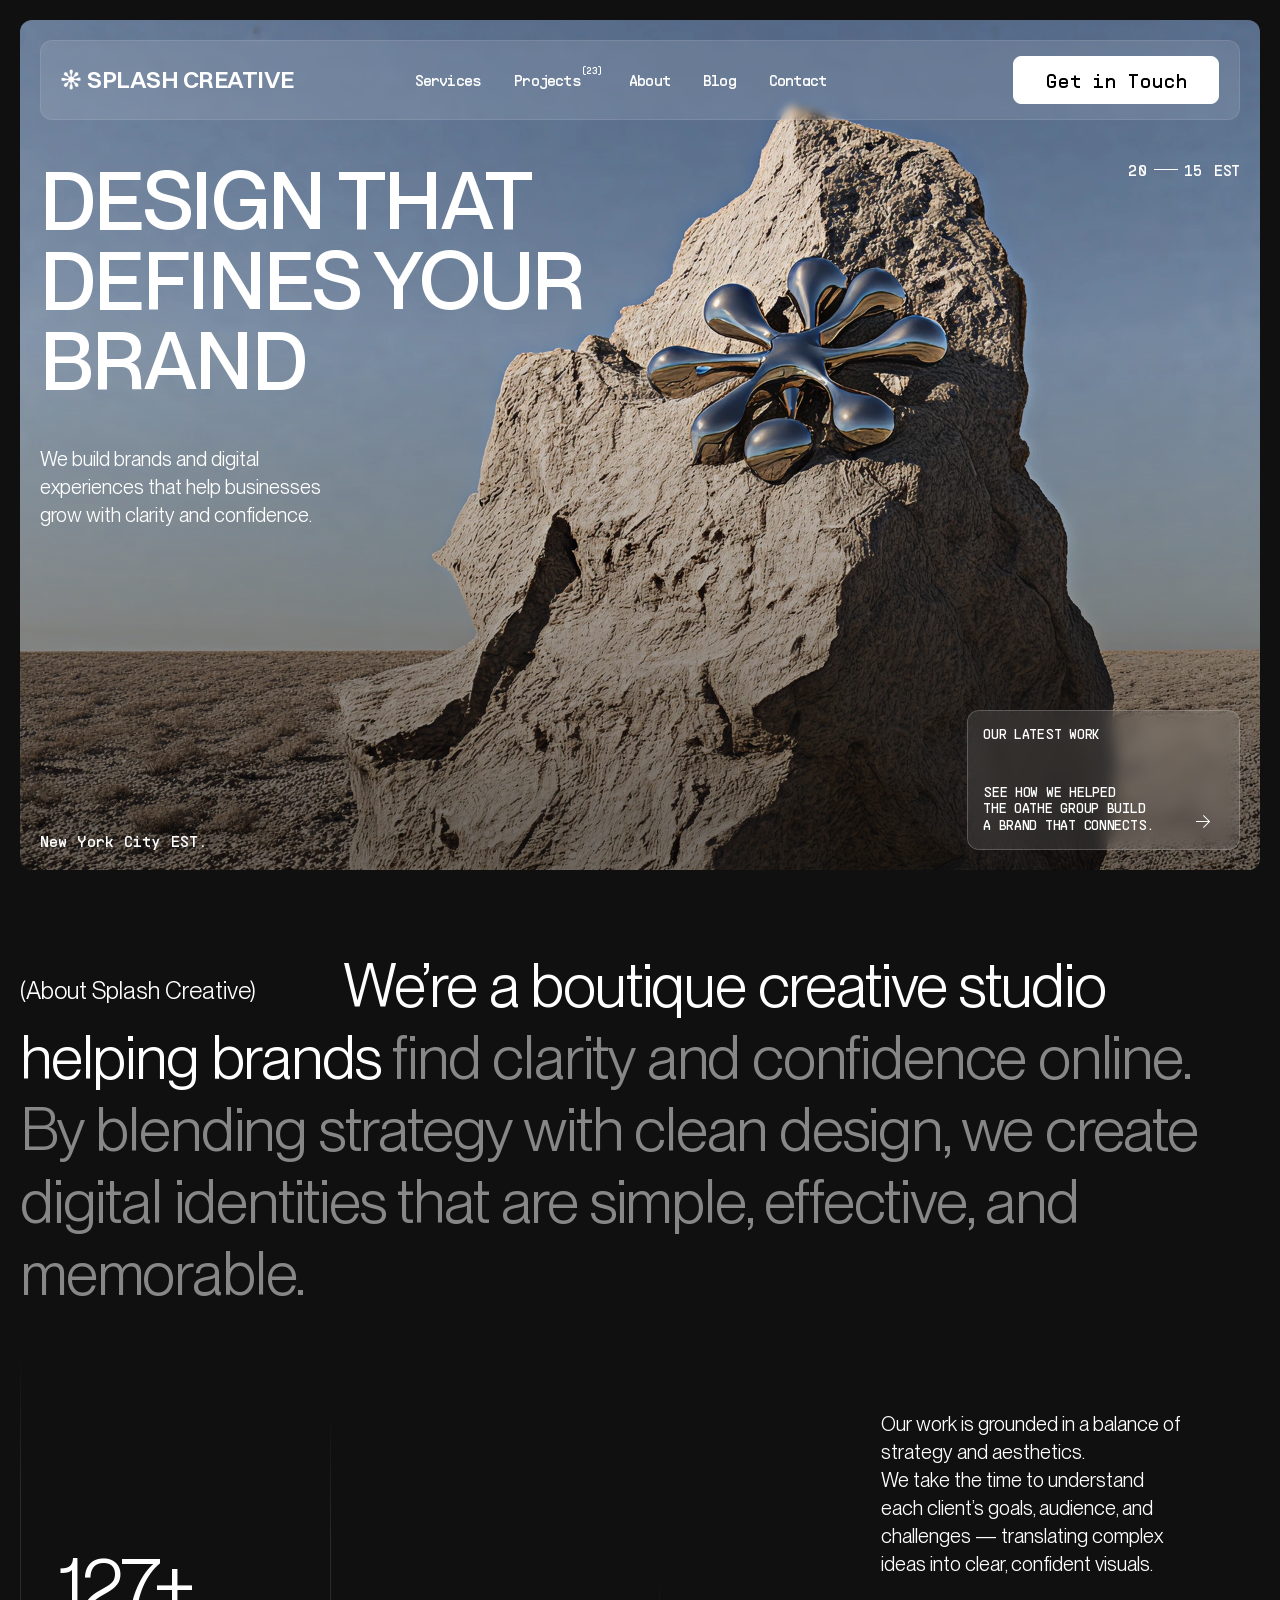
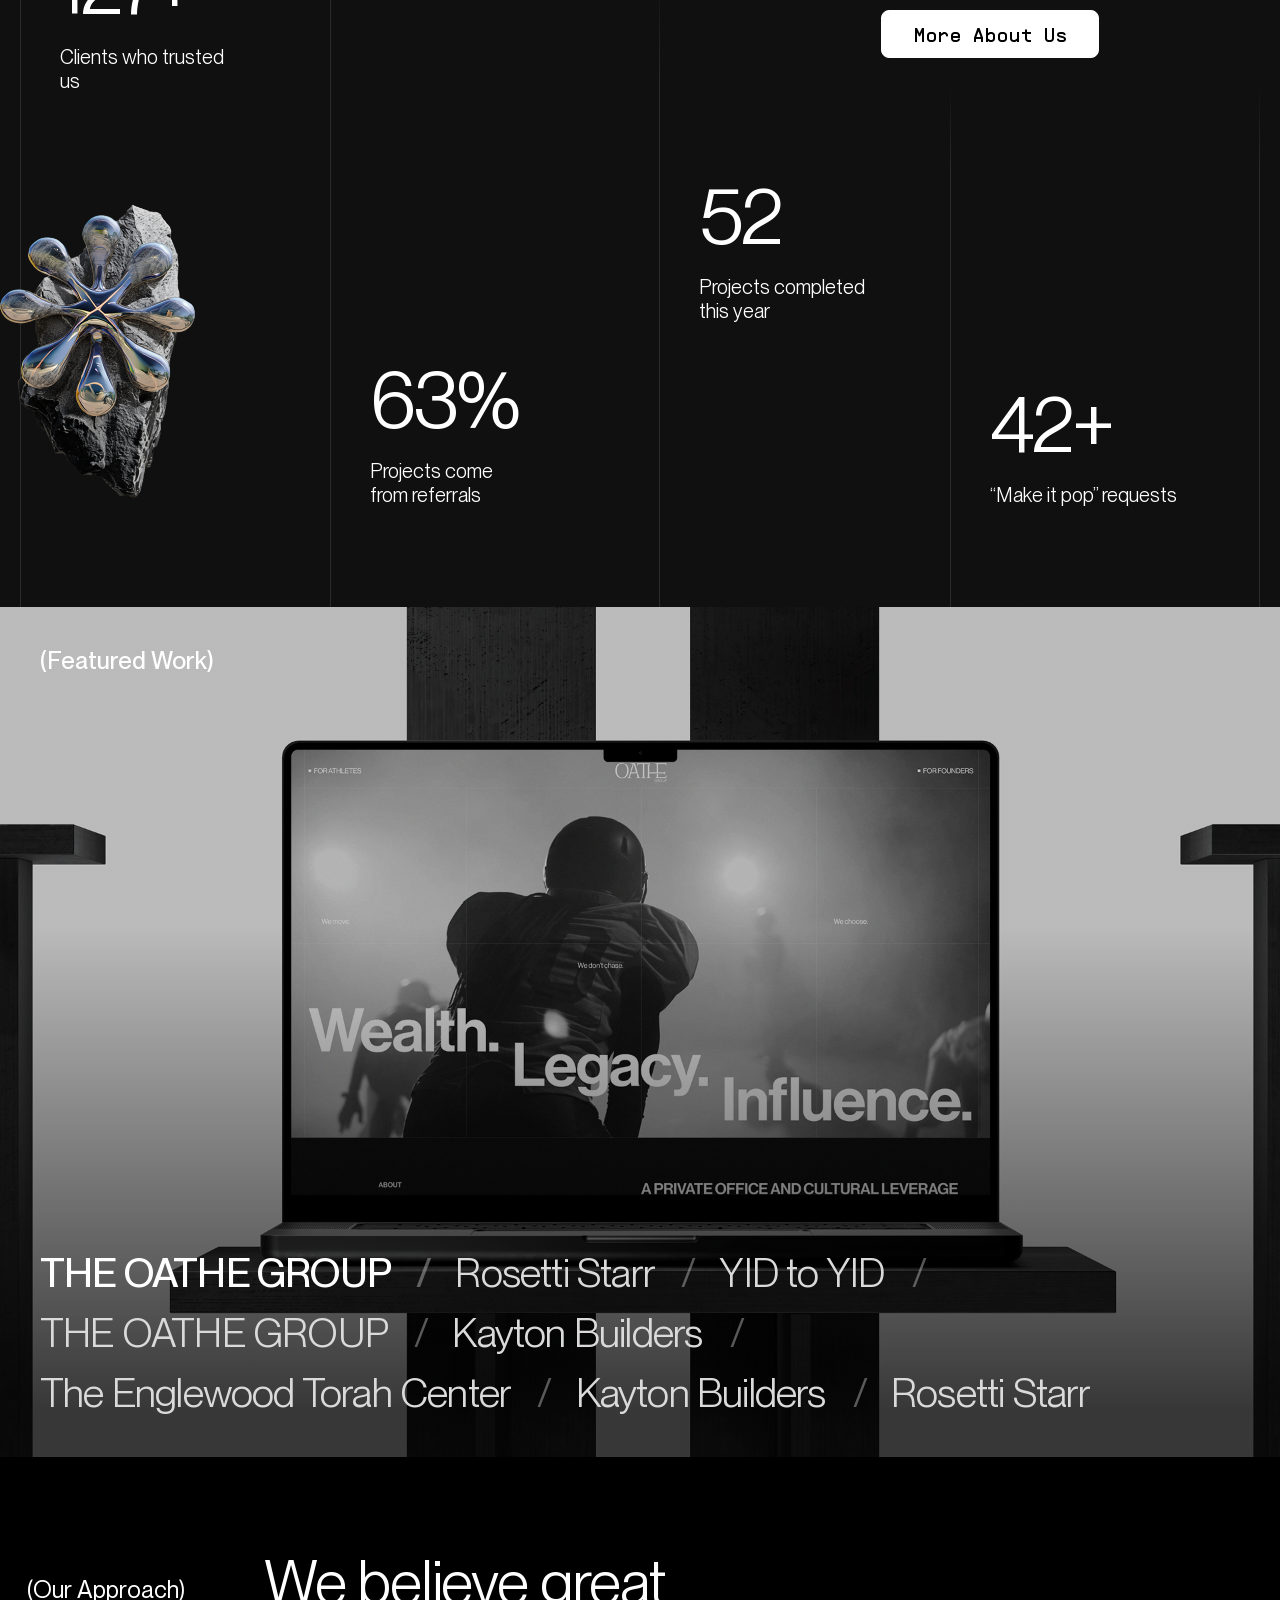
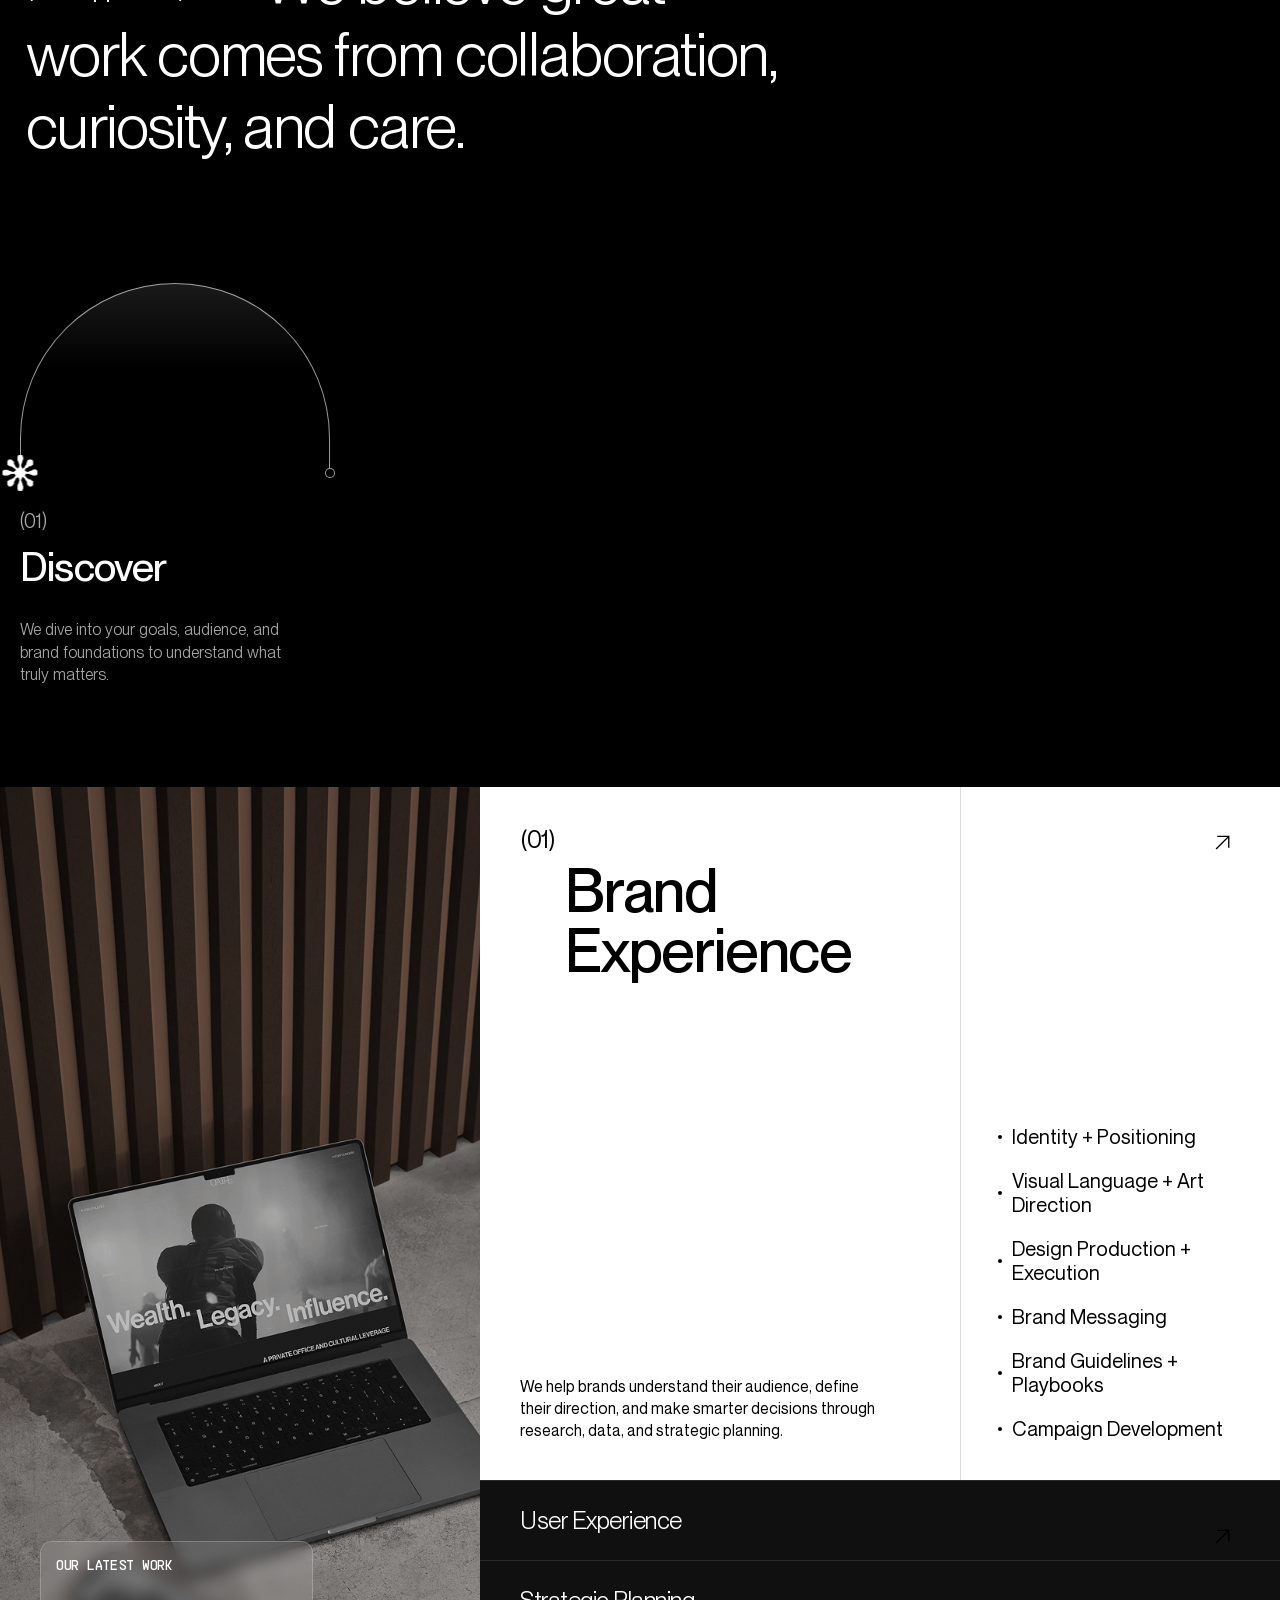
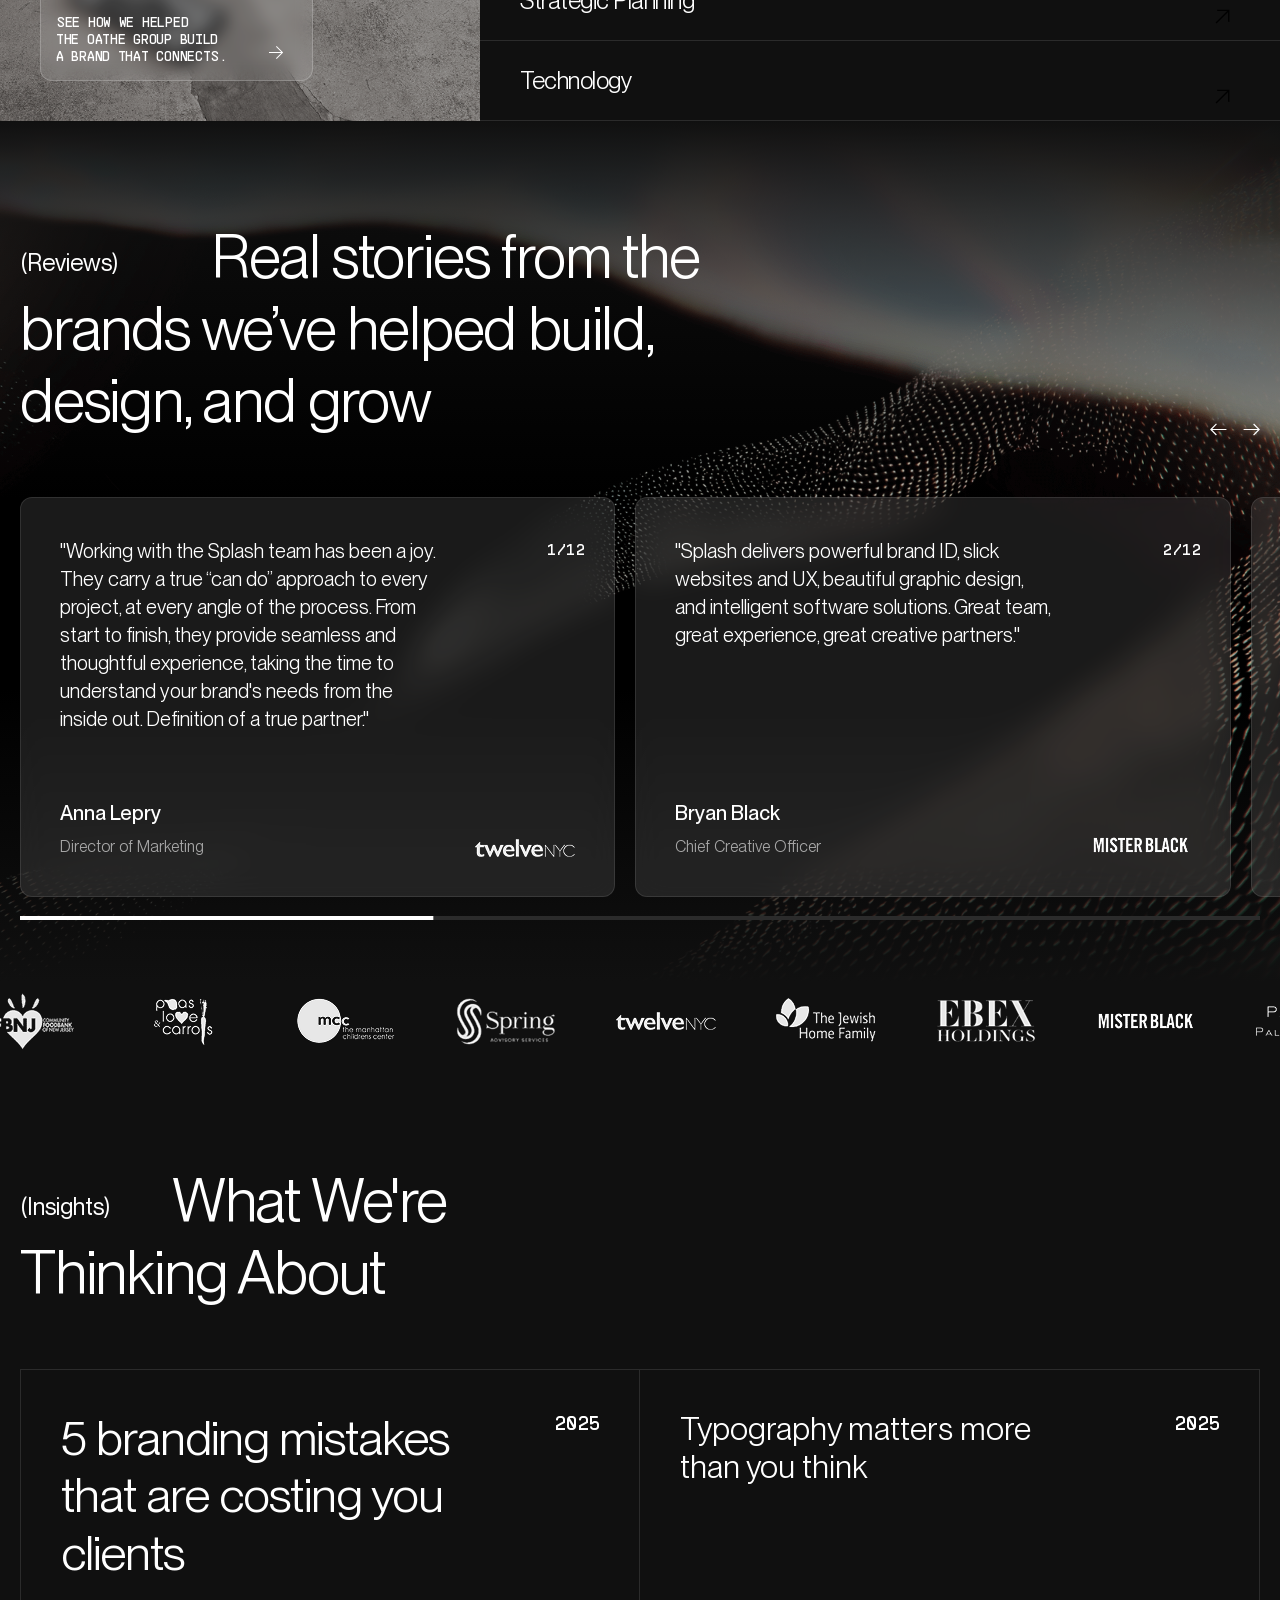
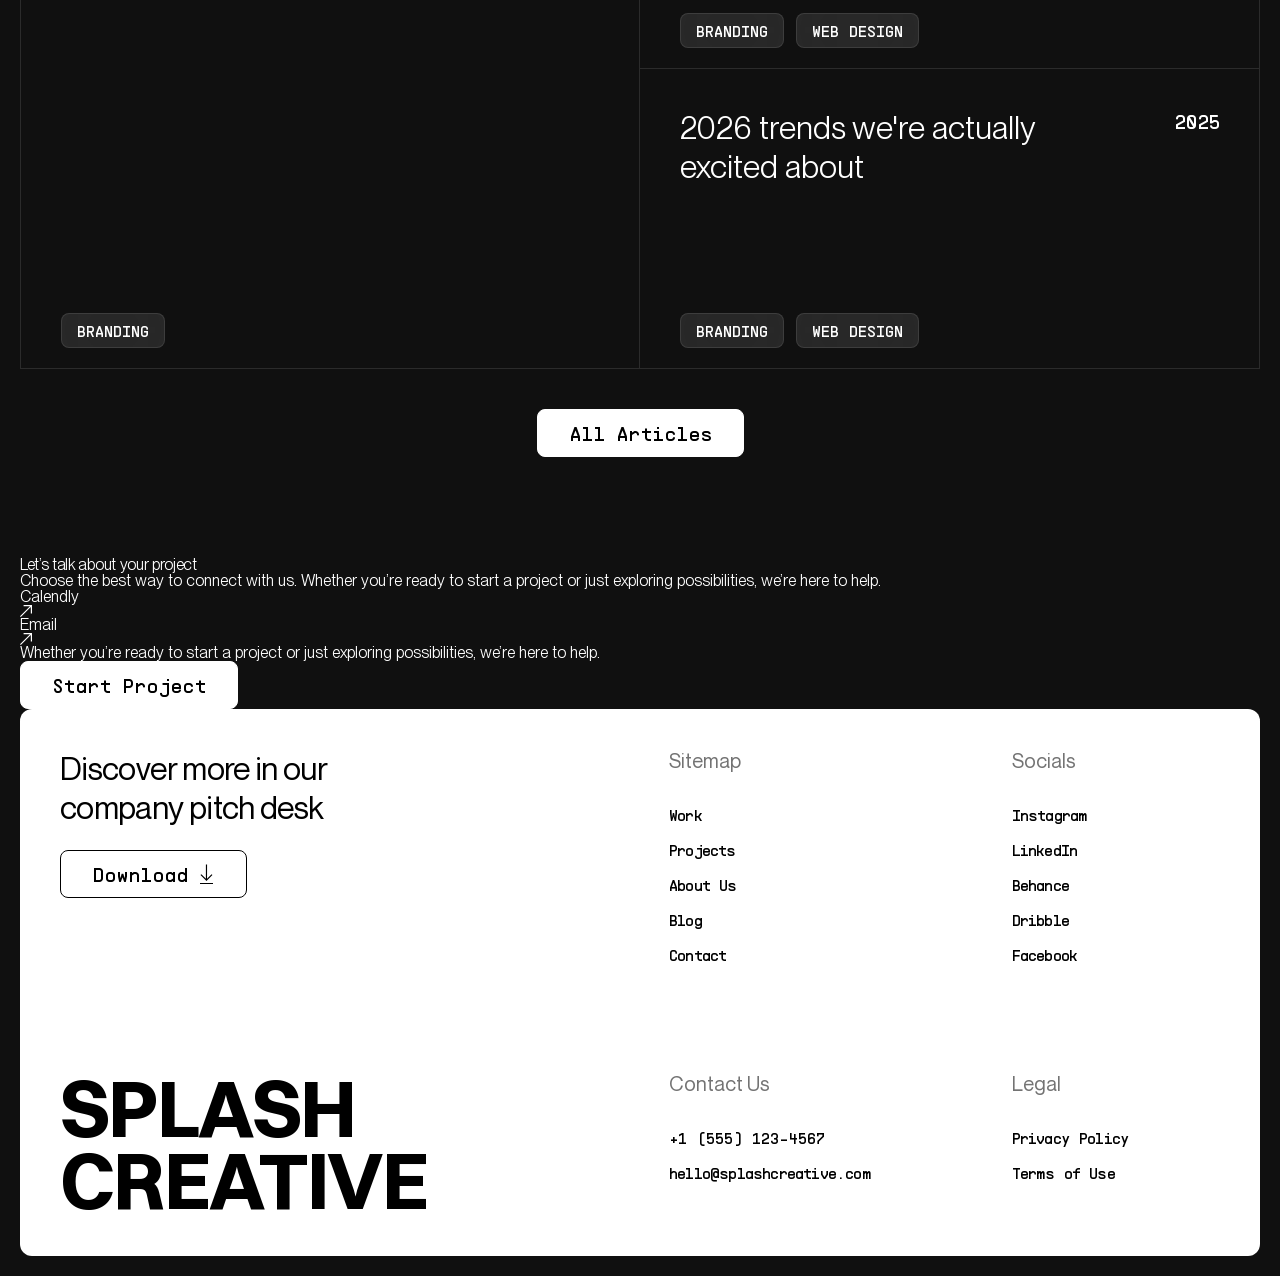
<file: src/Splash-Creative/index.html>
<!DOCTYPE html>
<html lang="en">

<head>
    <meta charset="UTF-8">
    <meta name="viewport" content="width=device-width, initial-scale=1.0">
    <title>HOME | Splash Creative</title>
    <link rel="stylesheet" href="assets/css/swiper-bundle.min.css">
    <link rel="stylesheet" href="assets/css/main.css">
    <link rel="stylesheet" href="assets/css/service.css">
    <link rel="stylesheet" href="assets/css/media-queries.css">
</head>

<body>
    <div class="wrap">
        <header class="header">
            <div class="header-inner">
                <div class="header-logo">
                    <a href="index.html">
                        <img src="assets/images/logo-icon.svg" alt="">
                        SPLASH CREATIVE
                    </a>
                </div>
                <div class="header-menu">
                    <nav class="main-nav">
                        <ul id="menu-primary" class="menu">
                            <li class="menu-item menu-item-type-post_type menu-item-object-page">
                                <a href="service.html">Services</a>
                            </li>

                            <li class="menu-item menu-item-type-post_type menu-item-object-page menu-has-count">
                                <a href="#">
                                    Projects <sup class="menu-count">(23)</sup>
                                </a>
                            </li>

                            <li class="menu-item menu-item-type-post_type menu-item-object-page">
                                <a href="#">About</a>
                            </li>

                            <li class="menu-item menu-item-type-post_type menu-item-object-page">
                                <a href="blog.html">Blog</a>
                            </li>

                            <li class="menu-item menu-item-type-post_type menu-item-object-page">
                                <a href="#">Contact</a>
                            </li>
                            <li class="menu-btn menu-item menu-item-type-post_type menu-item-object-page">
                                <a href="#">Get in Touch</a>
                            </li>
                        </ul>
                    </nav>

                </div>
                <div class="header-action">
                    <a href="#" class="btn">
                        <div class="text-wrap">
                            <span class="text text-default">Get in Touch</span>
                            <span class="text text-hover">Get in Touch</span>
                        </div>
                    </a>
                </div>
                <button class="menu-toggle" aria-label="Open menu">
                    <span></span>
                    <span></span>
                </button>

            </div>
        </header>
        <main id="main">
            <section class="cs-hero home-hero">
                <div class="cs-hero-main" style="background-image: url(assets/images/home-hero.png);">
                    <div class="container">
                        <div class="content">
                            <div class="left">
                                <h1 class="heading">Design that defines your brand</h1>
                                <div class="desc">
                                    <p>We build brands and digital experiences that help businesses grow with clarity
                                        and
                                        confidence.</p>
                                </div>
                            </div>
                            <div class="right">
                                <div class="cs-hero-info">
                                    <div class="city on-mb">New York City EST</div>
                                    <div class="info-number">
                                        <div class="info-inner">
                                            <span>20</span>
                                            <div class="line"></div>
                                            <span>15</span>
                                        </div>
                                        <span class="on-pc">EST</span>
                                    </div>
                                </div>
                            </div>
                        </div>
                        <div class="content-bottom">
                            <div class="city on-pc">New York City EST.</div>
                            <a href="#" class="cs-hero-box">
                                <div class="box-content">
                                    <div class="text">Our latest work</div>
                                    <div class="text">See how we helped <br />The Oathe Group build <br />a brand that
                                        connects.
                                    </div>
                                </div>
                                <div class="box-arrow"><svg width="24" height="24" viewBox="0 0 24 24" fill="none"
                                        xmlns="http://www.w3.org/2000/svg">
                                        <path
                                            d="M4.00004 11L16.25 11L11 5.75L11.66 5L18.16 11.5L11.66 18L11 17.25L16.25 12L4.00004 12L4.00004 11Z"
                                            fill="currentColor" />
                                    </svg>
                                </div>
                            </a>
                        </div>
                        <div class="on-mb">
                            <a href="#" class="btn">
                                <div class="text-wrap">
                                    <span class="text text-default">Get in Touch</span>
                                    <span class="text text-hover">Get in Touch</span>
                                </div>
                            </a>
                        </div>
                    </div>
                </div>
            </section>
            <section class="home-about">
                <div class="container">
                    <h2 class="typing-heading ">
                        <div class="subheading">(About Splash Creative)</div>
                        <div class="typing-fade">We’re a boutique creative studio helping brands find clarity and
                            confidence online. By blending strategy with clean design, we create digital identities that
                            are simple, effective, and memorable.
                        </div>
                    </h2>
                    <div class="about-content">
                        <img class="about-img on-mb" src="assets/images/home-about-img.png" alt="">
                        <div class="inner">
                            <div class="desc">
                                <p>Our work is grounded in a balance
                                    of strategy and aesthetics. <br />We take the time to understand
                                    each client’s goals, audience, and challenges — translating complex ideas into
                                    clear,
                                    confident visuals.</p>
                            </div>
                            <a href="#" class="btn">
                                <div class="text-wrap">
                                    <span class="text text-default">More About Us</span>
                                    <span class="text text-hover">More About Us</span>
                                </div>
                            </a>
                        </div>
                    </div>

                    <div class="on-pc">
                        <div class="about-stats">
                            <div class="col col-1">
                                <div class="stat-item">
                                    <div class="number" data-target="150" data-suffix="+">0</div>
                                    <p class="desc">Clients who trusted us</p>
                                </div>
                                <img class="about-img on-pc" src="assets/images/home-about-img.png" alt="">
                            </div>

                            <div class="col col-2">
                                <div class="stat-item">
                                    <div class="number" data-target="75" data-suffix="%">0</div>
                                    <p class="desc">Projects come <br />from referrals</p>
                                </div>
                            </div>

                            <div class="col col-3">
                                <div class="stat-item">
                                    <div class="number" data-target="62">0</div>
                                    <p class="desc">Projects completed <br />this year</p>
                                </div>
                            </div>

                            <div class="col col-4">
                                <div class="stat-item">
                                    <div class="number" data-target="50" data-suffix="+">0</div>
                                    <p class="desc">“Make it pop” requests</p>
                                </div>
                            </div>
                        </div>
                    </div>
                    <div class="on-mb">
                        <div class="about-stats about-stats-mb">
                            <div class="stat-item">
                                <div class="number" data-target="150" data-suffix="+">0</div>
                                <p class="desc">Clients who trusted us</p>
                            </div>
                            <div class="stat-item">
                                <div class="number" data-target="75" data-suffix="%">0</div>
                                <p class="desc">Projects come <br />from referrals</p>
                            </div>
                            <div class="stat-item">
                                <div class="number" data-target="50" data-suffix="+">0</div>
                                <p class="desc">“Make it pop” requests</p>
                            </div>
                            <div class="stat-item">
                                <div class="number" data-target="62" data-suffix="">0</div>
                                <p class="desc">Projects completed <br />this year</p>
                            </div>
                        </div>

                    </div>

                </div>
            </section>
            <section class="featured-work-sec">
                <h2 class="featured-work-heading">
                    (Featured Work)
                </h2>
                <div class="featured-work-main on-pc">
                    <div class="fw-image">
                        <img class="fw-img " src="assets/images/THE OATHE GROUP Image.png" alt="">
                    </div>
                    <div class="fw-list">
                        <div class="item active" data-image="assets/images/THE OATHE GROUP Image.png">
                            THE OATHE GROUP <span>/</span>
                        </div>
                        <div class="item" data-image="assets/images/Rosetti Starr Image.png">
                            Rosetti Starr <span>/</span>
                        </div>
                        <div class="item" data-image="assets/images/Rosetti Starr Image.png">
                            YID to YID <span>/</span>
                        </div>
                        <div class="item" data-image="assets/images/THE OATHE GROUP Image.png">
                            THE OATHE GROUP <span>/</span>
                        </div>
                        <div class="item" data-image="assets/images/THE OATHE GROUP Image.png">
                            Kayton Builders <span>/</span>
                        </div>
                        <div class="item" data-image="assets/images/THE OATHE GROUP Image.png">
                            The Englewood Torah Center <span>/</span>
                        </div>
                        <div class="item" data-image="assets/images/THE OATHE GROUP Image.png">
                            Kayton Builders <span>/</span>
                        </div>
                        <div class="item" data-image="assets/images/Rosetti Starr Image.png">
                            Rosetti Starr <span>/</span>
                        </div>
                    </div>
                </div>
                <div class="on-mb">
                    <div class="swiper featured-work-slider">
                        <div class="swiper-wrapper">
                            <div class="swiper-slide">
                                <div class="slide-inner">
                                    <div class="slide-img">
                                        <img src="assets/images/THE OATHE GROUP Image.png" alt="">
                                    </div>
                                    <h3 class="slide-title">THE OATHE GROUP</h3>
                                </div>
                            </div>

                            <div class="swiper-slide">
                                <div class="slide-inner">
                                    <div class="slide-img">
                                        <img src="assets/images/Rosetti Starr Image.png" alt="">
                                    </div>
                                    <h3 class="slide-title">Rosetti Starr</h3>
                                </div>
                            </div>

                            <div class="swiper-slide">
                                <div class="slide-inner">
                                    <div class="slide-img">
                                        <img src="assets/images/THE OATHE GROUP Image.png" alt="">
                                    </div>
                                    <h3 class="slide-title">THE OATHE GROUP</h3>
                                </div>
                            </div>

                            <div class="swiper-slide">
                                <div class="slide-inner">
                                    <div class="slide-img">
                                        <img src="assets/images/Rosetti Starr Image.png" alt="">
                                    </div>
                                    <h3 class="slide-title">Rosetti Starr</h3>
                                </div>
                            </div>
                        </div>

                    </div>
                </div>

            </section>
            <section class="approach-section approach-section-home hide-mb">
                <div class="container">
                    <div class="approach-header">
                        <h2 class="cs-heading header-title">
                            <span>(Our Approach)</span>
                            We believe great work comes from collaboration, curiosity, and care.
                        </h2>
                    </div>

                    <section class="process-steps">
                        <div class="steps-wrapper">

                            <div class="step is-visible active" data-step="1">
                                <div class="arc-wrapper">
                                    <div class="arc-bg"></div>
                                    <span class="arc-dot arc-dot-left"></span>
                                    <span class="arc-dot arc-dot-right"></span>
                                    <img class="logo-svg at-left" src="assets/images/logo-animation.svg" alt="">
                                </div>
                                <div class="content">
                                    <div class="step-number">(01)</div>
                                    <h3 class="step-title">Discover</h3>
                                    <p class="step-desc">
                                        We dive into your goals, audience, and brand foundations to understand what
                                        truly matters.
                                    </p>
                                </div>
                            </div>

                            <div class="step" data-step="2">
                                <div class="arc-wrapper">
                                    <div class="arc-bg"></div>
                                    <span class="arc-dot arc-dot-left"></span>
                                    <span class="arc-dot arc-dot-right"></span>
                                    <img class="logo-svg" src="assets/images/logo-animation.svg" alt="">
                                </div>
                                <div class="content">
                                    <div class="step-number">(02)</div>
                                    <h3 class="step-title">Design</h3>
                                    <p class="step-desc">
                                        We shape clear concepts into clean, modern visuals that feel aligned and
                                        intentional.
                                    </p>
                                </div>
                            </div>

                            <div class="step" data-step="3">
                                <div class="arc-wrapper">
                                    <div class="arc-bg"></div>
                                    <span class="arc-dot arc-dot-left"></span>
                                    <span class="arc-dot arc-dot-right"></span>
                                    <img class="logo-svg" src="assets/images/logo-animation.svg" alt="">
                                </div>
                                <div class="content">
                                    <div class="step-number">(03)</div>
                                    <h3 class="step-title">Develop</h3>
                                    <p class="step-desc">
                                        We bring designs to life with fast, reliable, scalable code — optimized across
                                        all devices.
                                    </p>
                                </div>
                            </div>

                            <div class="step" data-step="4">
                                <div class="arc-wrapper">
                                    <div class="arc-bg"></div>
                                    <span class="arc-dot arc-dot-left"></span>
                                    <span class="arc-dot arc-dot-right"></span>
                                    <img class="logo-svg" src="assets/images/logo-animation.svg" alt="">
                                </div>
                                <div class="content">
                                    <div class="step-number">(04)</div>
                                    <h3 class="step-title">Launch &amp; Grow</h3>
                                    <p class="step-desc">
                                        We launch, refine, and support your brand long-term with updates, SEO, and
                                        continuous improvements.
                                    </p>
                                </div>
                            </div>

                        </div>
                    </section>
                </div>
            </section>
            <section class="approach-section approach-section-home approach-mobile hide-pc">
                <div class="container">
                    <div class="cs-heading approach-header">
                        <h2 class="header-title">
                            <span>(Our Approach)</span><br>
                            We believe great work comes from collaboration, curiosity, and care.
                        </h2>
                    </div>

                    <div class="mobile-steps">

                        <div class="m-step is-active" data-step="1">
                            <div class="arc-wrapper">
                                <div class="arc-bg"></div>
                                <img class="logo-svg" src="assets/images/logo-animation.svg" alt="">
                            </div>

                            <div class="content">
                                <div class="step-number">(01)</div>
                                <h3 class="step-title">Discover</h3>
                                <p class="step-desc">
                                    We dive into your goals, audience, and brand foundations to understand what truly
                                    matters.
                                </p>
                            </div>
                        </div>

                        <div class="m-step" data-step="2">
                            <div class="arc-wrapper">
                                <div class="arc-bg"></div>
                                <img class="logo-svg" src="assets/images/logo-animation.svg" alt="">
                            </div>

                            <div class="content">
                                <div class="step-number">(02)</div>
                                <h3 class="step-title">Design</h3>
                                <p class="step-desc">
                                    We shape clear concepts into clean, modern visuals that feel aligned and
                                    intentional.
                                </p>
                            </div>
                        </div>

                        <div class="m-step" data-step="3">
                            <div class="arc-wrapper">
                                <div class="arc-bg"></div>
                                <img class="logo-svg" src="assets/images/logo-animation.svg" alt="">
                            </div>

                            <div class="content">
                                <div class="step-number">(03)</div>
                                <h3 class="step-title">Develop</h3>
                                <p class="step-desc">
                                    We bring designs to life with fast, reliable, scalable code — optimized across all
                                    devices.
                                </p>
                            </div>
                        </div>

                        <div class="m-step" data-step="4">
                            <div class="arc-wrapper">
                                <div class="arc-bg"></div>
                                <img class="logo-svg" src="assets/images/logo-animation.svg" alt="">
                            </div>

                            <div class="content">
                                <div class="step-number">(04)</div>
                                <h3 class="step-title">Launch &amp; Grow</h3>
                                <p class="step-desc">
                                    We launch, refine, and support your brand long-term with updates, SEO, and
                                    continuous improvements.
                                </p>
                            </div>
                        </div>

                    </div>
                </div>
            </section>
            <section class="home-sevices">
                <div class="home-sevices-main">
                    <div class="left">
                        <div class="content-item">
                            <img src="assets/images/Brand Experience image.png">
                            <div class="content-item-text">
                                <a href="#" class="cs-hero-box">
                                    <div class="box-content">
                                        <div class="text">Our latest work</div>
                                        <div class="text">See how we helped <br />The Oathe Group build <br />a brand
                                            that
                                            connects.
                                        </div>
                                    </div>
                                    <div class="box-arrow"><svg width="24" height="24" viewBox="0 0 24 24" fill="none"
                                            xmlns="http://www.w3.org/2000/svg">
                                            <path
                                                d="M4.00004 11L16.25 11L11 5.75L11.66 5L18.16 11.5L11.66 18L11 17.25L16.25 12L4.00004 12L4.00004 11Z"
                                                fill="currentColor" />
                                        </svg>
                                    </div>
                                </a>
                            </div>
                        </div>
                        <div class="content-item">
                            <img src="assets/images/User Experience image.png">
                            <div class="content-item-text">
                                <a href="#" class="cs-hero-box">
                                    <div class="box-content">
                                        <div class="text">Our latest work</div>
                                        <div class="text">See how we helped <br />The Oathe Group build <br />a brand
                                            that
                                            connects.
                                        </div>
                                    </div>
                                    <div class="box-arrow"><svg width="24" height="24" viewBox="0 0 24 24" fill="none"
                                            xmlns="http://www.w3.org/2000/svg">
                                            <path
                                                d="M4.00004 11L16.25 11L11 5.75L11.66 5L18.16 11.5L11.66 18L11 17.25L16.25 12L4.00004 12L4.00004 11Z"
                                                fill="currentColor" />
                                        </svg>
                                    </div>
                                </a>
                            </div>
                        </div>
                        <div class="content-item">
                            <img src="assets/images/Strategic Planning image.png">
                            <div class="content-item-text">
                                <a href="#" class="cs-hero-box">
                                    <div class="box-content">
                                        <div class="text">Our latest work</div>
                                        <div class="text">See how we helped <br />The Oathe Group build <br />a brand
                                            that
                                            connects.
                                        </div>
                                    </div>
                                    <div class="box-arrow"><svg width="24" height="24" viewBox="0 0 24 24" fill="none"
                                            xmlns="http://www.w3.org/2000/svg">
                                            <path
                                                d="M4.00004 11L16.25 11L11 5.75L11.66 5L18.16 11.5L11.66 18L11 17.25L16.25 12L4.00004 12L4.00004 11Z"
                                                fill="currentColor" />
                                        </svg>
                                    </div>
                                </a>
                            </div>
                        </div>
                        <div class="content-item">
                            <img src="assets/images/Technology imge.png">
                            <div class="content-item-text">
                                <a href="#" class="cs-hero-box">
                                    <div class="box-content">
                                        <div class="text">Our latest work</div>
                                        <div class="text">See how we helped <br />The Oathe Group build <br />a brand
                                            that
                                            connects.
                                        </div>
                                    </div>
                                    <div class="box-arrow"><svg width="24" height="24" viewBox="0 0 24 24" fill="none"
                                            xmlns="http://www.w3.org/2000/svg">
                                            <path
                                                d="M4.00004 11L16.25 11L11 5.75L11.66 5L18.16 11.5L11.66 18L11 17.25L16.25 12L4.00004 12L4.00004 11Z"
                                                fill="currentColor" />
                                        </svg>
                                    </div>
                                </a>
                            </div>
                        </div>
                    </div>
                    <div class="right">
                        <div class="accordion-item ">
                            <a href="#" class="accordion-arrow">
                                <svg width="32" height="32" viewBox="0 0 32 32" fill="none"
                                    xmlns="http://www.w3.org/2000/svg">
                                    <path
                                        d="M7.61918 21.5383L19.1686 9.98887L9.26909 9.98887L9.18424 8.65951L21.4408 8.65951L21.4408 20.916L20.1114 20.8312L20.1114 10.9317L8.56199 22.4811L7.61918 21.5383Z"
                                        fill="black" />
                                </svg>
                            </a>
                            <div class="accordion-header">
                                <span class="index">(01)</span>
                                <h3 class="accordion-title">Brand Experience</h3>
                            </div>
                            <div class="accordion-body">
                                <div class="inner">
                                    <div class="left">
                                        <div class="accordion-body-content">
                                            <p>
                                                We help brands understand their audience, define their direction,
                                                and make smarter decisions through research, data, and strategic
                                                planning.
                                            </p>
                                        </div>
                                    </div>
                                    <div class="right">
                                        <ul>
                                            <li>Identity + Positioning</li>
                                            <li>Visual Language + Art Direction</li>
                                            <li>Design Production + Execution</li>
                                            <li>Brand Messaging</li>
                                            <li>Brand Guidelines + Playbooks</li>
                                            <li>Campaign Development</li>
                                        </ul>
                                    </div>
                                </div>
                                <div class="accordion-content-img">
                                    <img src="assets/images/Brand Experience image.png">
                                    <div class="text text-1">Our latest work</div>
                                    <div class="text text-2">See how we helped <br />The Oathe Group build <br />a brand
                                        that
                                        connects.</div>
                                </div>
                            </div>

                        </div>

                        <div class="accordion-item ">
                            <a href="#" class="accordion-arrow">
                                <svg width="32" height="32" viewBox="0 0 32 32" fill="none"
                                    xmlns="http://www.w3.org/2000/svg">
                                    <path
                                        d="M7.61918 21.5383L19.1686 9.98887L9.26909 9.98887L9.18424 8.65951L21.4408 8.65951L21.4408 20.916L20.1114 20.8312L20.1114 10.9317L8.56199 22.4811L7.61918 21.5383Z"
                                        fill="black" />
                                </svg>
                            </a>
                            <div class="accordion-header">
                                <span class="index">(02)</span>
                                <h3 class="accordion-title">User Experience</h3>
                            </div>
                            <div class="accordion-body">
                                <div class="inner">
                                    <div class="left">
                                        <div class="accordion-body-content">
                                            <p>
                                                We help brands understand their audience, define their direction,
                                                and make smarter decisions through research, data, and strategic
                                                planning.
                                            </p>
                                        </div>
                                    </div>
                                    <div class="right">
                                        <ul>
                                            <li>Identity + Positioning</li>
                                            <li>Visual Language + Art Direction</li>
                                            <li>Design Production + Execution</li>
                                            <li>Brand Messaging</li>
                                            <li>Brand Guidelines + Playbooks</li>
                                            <li>Campaign Development</li>
                                        </ul>
                                    </div>
                                </div>
                                <div class="accordion-content-img">
                                    <img src="assets/images/User Experience image.png">
                                    <div class="text text-1">Our latest work</div>
                                    <div class="text text-2">See how we helped <br />The Oathe Group build <br />a brand
                                        that
                                        connects.</div>
                                </div>
                            </div>

                        </div>

                        <div class="accordion-item ">
                            <a href="#" class="accordion-arrow">
                                <svg width="32" height="32" viewBox="0 0 32 32" fill="none"
                                    xmlns="http://www.w3.org/2000/svg">
                                    <path
                                        d="M7.61918 21.5383L19.1686 9.98887L9.26909 9.98887L9.18424 8.65951L21.4408 8.65951L21.4408 20.916L20.1114 20.8312L20.1114 10.9317L8.56199 22.4811L7.61918 21.5383Z"
                                        fill="black" />
                                </svg>
                            </a>
                            <div class="accordion-header">
                                <span class="index">(03)</span>
                                <h3 class="accordion-title">Strategic Planning</h3>
                            </div>
                            <div class="accordion-body">
                                <div class="inner">
                                    <div class="left">
                                        <div class="accordion-body-content">
                                            <p>
                                                We help brands understand their audience, define their direction,
                                                and make smarter decisions through research, data, and strategic
                                                planning.
                                            </p>
                                        </div>
                                    </div>
                                    <div class="right">
                                        <ul>
                                            <li>Identity + Positioning</li>
                                            <li>Visual Language + Art Direction</li>
                                            <li>Design Production + Execution</li>
                                            <li>Brand Messaging</li>
                                            <li>Brand Guidelines + Playbooks</li>
                                            <li>Campaign Development</li>
                                        </ul>
                                    </div>
                                </div>
                                <div class="accordion-content-img">
                                    <img src="assets/images/Strategic Planning image.png">
                                    <div class="text text-1">Our latest work</div>
                                    <div class="text text-2">See how we helped <br />The Oathe Group build <br />a brand
                                        that
                                        connects.</div>
                                </div>
                            </div>

                        </div>
                        <div class="accordion-item ">
                            <a href="#" class="accordion-arrow">
                                <svg width="32" height="32" viewBox="0 0 32 32" fill="none"
                                    xmlns="http://www.w3.org/2000/svg">
                                    <path
                                        d="M7.61918 21.5383L19.1686 9.98887L9.26909 9.98887L9.18424 8.65951L21.4408 8.65951L21.4408 20.916L20.1114 20.8312L20.1114 10.9317L8.56199 22.4811L7.61918 21.5383Z"
                                        fill="black" />
                                </svg>
                            </a>
                            <div class="accordion-header">
                                <span class="index">(04)</span>
                                <h3 class="accordion-title">Technology</h3>
                            </div>
                            <div class="accordion-body">
                                <div class="inner">
                                    <div class="left">
                                        <div class="accordion-body-content">
                                            <p>
                                                We help brands understand their audience, define their direction,
                                                and make smarter decisions through research, data, and strategic
                                                planning.
                                            </p>
                                        </div>
                                    </div>
                                    <div class="right">
                                        <ul>
                                            <li>Identity + Positioning</li>
                                            <li>Visual Language + Art Direction</li>
                                            <li>Design Production + Execution</li>
                                            <li>Brand Messaging</li>
                                            <li>Brand Guidelines + Playbooks</li>
                                            <li>Campaign Development</li>
                                        </ul>
                                    </div>
                                </div>
                                <div class="accordion-content-img">
                                    <img src="assets/images/Technology imge.png">
                                    <div class="text text-1">Our latest work</div>
                                    <div class="text text-2">See how we helped <br />The Oathe Group build <br />a brand
                                        that
                                        connects.</div>
                                </div>
                            </div>

                        </div>

                    </div>
                </div>
            </section>
            <section class="reviews-sec" style="background-image: url(assets/images/review-bg.png);">
                <div class="review-overlay review-overlay-top"></div>
                <div class="review-overlay review-overlay-bottom"></div>
                <div class="review-main">
                    <div class="container">
                        <h2 class="cs-heading review-heading">
                            <span>(Reviews)</span> Real stories from
                            the brands we’ve helped
                            build, design, and grow
                        </h2>
                        <div class="reviews-wrapper">
                            <div class="swiper reviews-swiper">
                                <div class="swiper-wrapper">
                                    <div class="swiper-slide">
                                        <div class="review-card">
                                            <div class="review-number">
                                                1/<span class="total">12</span>
                                            </div>
                                            <p class="quote">
                                                "Working with the Splash team has been a joy. They carry a true “can do”
                                                approach to every project, at every angle of the process. From start to
                                                finish, they provide seamless and thoughtful experience, taking the time
                                                to understand your brand's needs from the inside out. Definition of a
                                                true partner."
                                            </p>

                                            <div class="review-footer">
                                                <div class="author">
                                                    <h4 class="name">Anna Lepry</h4>
                                                    <span class="position">Director of Marketing</span>
                                                </div>
                                                <div class="review-brand">
                                                    <img src="assets/images/twelve-logo.png" alt="">
                                                </div>
                                            </div>
                                        </div>
                                    </div>

                                    <div class="swiper-slide">
                                        <div class="review-card">
                                            <div class="review-number">
                                                2/<span class="total">12</span>
                                            </div>
                                            <p class="quote">
                                                "Splash delivers powerful brand ID, slick websites and UX, beautiful
                                                graphic
                                                design, and intelligent software solutions. Great team, great
                                                experience,
                                                great creative partners."
                                            </p>

                                            <div class="review-footer">
                                                <div class="author">
                                                    <h4 class="name">Bryan Black</h4>
                                                    <span class="position">Chief Creative Officer</span>
                                                </div>
                                                <div class="review-brand">
                                                    <img src="assets/images/mister-black-logo.png" alt="">
                                                </div>
                                            </div>
                                        </div>
                                    </div>
                                    <div class="swiper-slide">
                                        <div class="review-card">
                                            <div class="review-number">
                                                3/<span class="total">12</span>
                                            </div>
                                            <p class="quote">
                                                "Working with the Splash team has been a joy. They carry a true “can do”
                                                approach to every project, at every angle of the process. From start to
                                                finish, they provide seamless and thoughtful experience, taking the time
                                                to understand your brand's needs from the inside out. Definition of a
                                                true partner."
                                            </p>

                                            <div class="review-footer">
                                                <div class="author">
                                                    <h4 class="name">Anna Lepry</h4>
                                                    <span class="position">Director of Marketing</span>
                                                </div>
                                                <div class="review-brand">
                                                    <img src="assets/images/twelve-logo.png" alt="">
                                                </div>
                                            </div>
                                        </div>
                                    </div>

                                    <div class="swiper-slide">
                                        <div class="review-card">
                                            <div class="review-number">
                                                4/<span class="total">12</span>
                                            </div>
                                            <p class="quote">
                                                "Splash delivers powerful brand ID, slick websites and UX, beautiful
                                                graphic
                                                design, and intelligent software solutions. Great team, great
                                                experience,
                                                great creative partners."
                                            </p>

                                            <div class="review-footer">
                                                <div class="author">
                                                    <h4 class="name">Bryan Black</h4>
                                                    <span class="position">Chief Creative Officer</span>
                                                </div>
                                                <div class="review-brand">
                                                    <img src="assets/images/mister-black-logo.png" alt="">
                                                </div>
                                            </div>
                                        </div>
                                    </div>
                                </div>
                            </div>
                            <div class="swiper-pagination"></div>
                            <div class="reviews-arrows">
                                <button class="reviews-prev"><svg width="17" height="17" viewBox="0 0 17 17" fill="none"
                                        xmlns="http://www.w3.org/2000/svg">
                                        <path fill-rule="evenodd" clip-rule="evenodd"
                                            d="M16.4108 7.92462L16.4108 9.10662L2.29597 9.08329L6.8233 13.6106L5.97477 14.4591L0.0312515 8.51562L6.0104 2.53647L6.87208 3.3727L2.30828 7.9365L16.4108 7.92462Z"
                                            fill="white" />
                                    </svg>
                                </button>
                                <button class="reviews-next"><svg width="17" height="17" viewBox="0 0 17 17" fill="none"
                                        xmlns="http://www.w3.org/2000/svg">
                                        <path fill-rule="evenodd" clip-rule="evenodd"
                                            d="M0.589188 9.07538L0.589187 7.89338L14.704 7.91671L10.1767 3.38939L11.0252 2.54086L16.9688 8.48438L10.9896 14.4635L10.1279 13.6273L14.6917 9.0635L0.589188 9.07538Z"
                                            fill="white" />
                                    </svg>
                                </button>
                            </div>


                        </div>
                    </div>
                </div>
            </section>
            <div class="home-clients">
                <div class="clients-slider-container on-pc" id="clientSliderContainer">
                    <div class="slider-track" id="clientSliderTrack">
                        <div class="item"><img src="assets/images/parker-logo.png"></div>
                        <div class="item"><img src="assets/images/cfbnj-logo.png"></div>
                        <div class="item"><img src="assets/images/clients-logo-1.png"></div>
                        <div class="item"><img src="assets/images/mcc-logo.png"></div>
                        <div class="item"><img src="assets/images/spring-logo.png"></div>
                        <div class="item"><img src="assets/images/twelve-logo.png"></div>
                        <div class="item"><img src="assets/images/home-family-logo.png"></div>
                        <div class="item"><img src="assets/images/ebex-logo.png"></div>
                        <div class="item"><img src="assets/images/mister-black-logo.png"></div>

                        <!-- Duplicated -->
                        <div class="item"><img src="assets/images/parker-logo.png"></div>
                        <div class="item"><img src="assets/images/cfbnj-logo.png"></div>
                        <div class="item"><img src="assets/images/clients-logo-1.png"></div>
                        <div class="item"><img src="assets/images/mcc-logo.png"></div>
                        <div class="item"><img src="assets/images/spring-logo.png"></div>
                        <div class="item"><img src="assets/images/twelve-logo.png"></div>
                        <div class="item"><img src="assets/images/home-family-logo.png"></div>
                        <div class="item"><img src="assets/images/ebex-logo.png"></div>
                        <div class="item"><img src="assets/images/mister-black-logo.png"></div>

                    </div>
                </div>
                <div class="clients-slider-container on-mb" id="clientSliderContainerTopMb">
                    <div class="slider-track" id="clientSliderTrackTopMb">
                        <div class="item"><img src="assets/images/cfbnj-logo.png"></div>
                        <div class="item"><img src="assets/images/clients-logo-1.png"></div>
                        <div class="item"><img src="assets/images/mcc-logo.png"></div>
                        <div class="item"><img src="assets/images/spring-logo.png"></div>

                        <!-- Duplicated -->
                        <div class="item"><img src="assets/images/cfbnj-logo.png"></div>
                        <div class="item"><img src="assets/images/clients-logo-1.png"></div>
                        <div class="item"><img src="assets/images/mcc-logo.png"></div>
                        <div class="item"><img src="assets/images/spring-logo.png"></div>


                    </div>
                </div>
                <div class="clients-slider-container on-mb" id="clientSliderContainerBottomMb">
                    <div class="slider-track" id="clientSliderTrackBottomMb">
                        <div class="item"><img src="assets/images/twelve-logo.png"></div>
                        <div class="item"><img src="assets/images/home-family-logo.png"></div>
                        <div class="item"><img src="assets/images/ebex-logo.png"></div>
                        <div class="item"><img src="assets/images/mister-black-logo.png"></div>

                        <!-- Duplicated -->
                        <div class="item"><img src="assets/images/twelve-logo.png"></div>
                        <div class="item"><img src="assets/images/home-family-logo.png"></div>
                        <div class="item"><img src="assets/images/ebex-logo.png"></div>
                        <div class="item"><img src="assets/images/mister-black-logo.png"></div>

                    </div>
                </div>
            </div>

            <section class="insights-sec">
                <div class="container">
                    <h2 class="cs-heading insight-heading">
                        <span>(Insights)</span> What We're Thinking About
                    </h2>
                    <div class="insights-list-pc on-pc">
                        <div class="left">
                            <article class="insights-item large">
                                <img class="image" src="assets/images/Brand Experience image.png" alt="">
                                <div class="insights-content">
                                    <div class="content-top">
                                        <h3 class="title"><a href="#">5 branding mistakes that are costing you
                                                clients</a></h3>
                                        <p class="date">2025</p>
                                    </div>
                                    <div class="content-bottom">
                                        <div class="categories">
                                            <a href="#" class="btn-blur">Branding</a>
                                        </div>
                                        <a href="#" class="btn insights-readmore">
                                            <div class="text-wrap">
                                                <span class="text text-default">Read More</span>
                                                <span class="text text-hover">Read More</span>
                                            </div>
                                        </a>
                                    </div>
                                </div>
                            </article>
                        </div>
                        <div class="right">
                            <article class="insights-item ">
                                <img class="image" src="assets/images/Brand Experience image.png" alt="">
                                <div class="insights-content">
                                    <div class="content-top">
                                        <h3 class="title"><a href="#">Typography matters more than you think</a></h3>
                                        <p class="date">2025</p>
                                    </div>
                                    <div class="content-bottom">
                                        <div class="categories">
                                            <a href="#" class="btn-blur">Branding</a>
                                            <a href="#" class="btn-blur">Web Design</a>
                                        </div>
                                        <a href="#" class="btn insights-readmore">
                                            <div class="text-wrap">
                                                <span class="text text-default">Read More</span>
                                                <span class="text text-hover">Read More</span>
                                            </div>
                                        </a>
                                    </div>
                                </div>
                            </article>
                            <article class="insights-item ">
                                <img class="image" src="assets/images/Brand Experience image.png" alt="">
                                <div class="insights-content">
                                    <div class="content-top">
                                        <h3 class="title"><a href="#">2026 trends we're actually excited about</a></h3>
                                        <p class="date">2025</p>
                                    </div>
                                    <div class="content-bottom">
                                        <div class="categories">
                                            <a href="#" class="btn-blur">Branding</a>
                                            <a href="#" class="btn-blur">Web Design</a>
                                        </div>
                                        <a href="#" class="btn insights-readmore">
                                            <div class="text-wrap">
                                                <span class="text text-default">Read More</span>
                                                <span class="text text-hover">Read More</span>
                                            </div>
                                        </a>
                                    </div>
                                </div>
                            </article>
                        </div>
                    </div>
                    <div class="on-mb">
                        <div class="insights-list-mb ">
                            <article class="insights-item">
                                <a href="#" class="image">
                                    <img src="assets/images/Brand Experience image.png" alt="">
                                </a>
                                <div class="insights-content">
                                    <h3 class="title"><a href="#">5 branding mistakes that are costing you clients</a>
                                    </h3>
                                    <div class="insights-info">
                                        <div class="categories">
                                            <a href="#" class="cate">Branding</a>
                                        </div>
                                        <p class="date">11.04.2025</p>
                                    </div>
                                </div>
                            </article>
                            <article class="insights-item">
                                <a href="#" class="image">
                                    <img src="assets/images/Brand Experience image.png" alt="">
                                </a>
                                <div class="insights-content">
                                    <h3 class="title"><a href="#">2026 trends we're actually excited about</a></h3>
                                    <div class="insights-info">
                                        <div class="categories">
                                            <a href="#" class="cate">Branding</a>,
                                            <a href="#" class="cate">web design</a>
                                        </div>
                                        <p class="date">11.04.2025</p>
                                    </div>
                                </div>
                            </article>
                        </div>
                    </div>
                    <div class="insights-viewall">
                        <a href="#" class="btn">
                            <div class="text-wrap">
                                <span class="text text-default">All Articles</span>
                                <span class="text text-hover">All Articles</span>
                            </div>
                        </a>
                    </div>
                </div>
            </section>

            <section class="cta-section">
                <div class="container">
                    <div class="cta-box">
                        <div class="top">
                            <h2 class="banner-heading">Let’s talk about your project</h2>
                            <p>
                                Choose the best way to connect with us.
                                Whether you’re
                                ready to start a project or just exploring possibilities,
                                we’re here to help.
                            </p>
                        </div>

                        <div class="bottom">
                            <div class="left-col">
                                <div class="cta-options">
                                    <a href="#" class="cta-link">Calendly <span class="arrow"><svg
                                                xmlns="http://www.w3.org/2000/svg" width="12" height="12"
                                                viewBox="0 0 12 12" fill="none">
                                                <path fill-rule="evenodd" clip-rule="evenodd"
                                                    d="M0.8358 12L0 11.1642L9.9972 1.2H3.5946V0H12V8.4558L10.7994 8.4738V2.0196L0.8358 12Z"
                                                    fill="white" />
                                            </svg></span></a>
                                    <a href="#" class="cta-link">Email <span class="arrow"><svg
                                                xmlns="http://www.w3.org/2000/svg" width="12" height="12"
                                                viewBox="0 0 12 12" fill="none">
                                                <path fill-rule="evenodd" clip-rule="evenodd"
                                                    d="M0.8358 12L0 11.1642L9.9972 1.2H3.5946V0H12V8.4558L10.7994 8.4738V2.0196L0.8358 12Z"
                                                    fill="white" />
                                            </svg></span></a>
                                </div>

                                <p>
                                    Whether you’re ready to start a project or just exploring
                                    possibilities, we’re here to help.
                                </p>
                            </div>
                            <a href="#" class="cta-button btn hide-mb">
                                <div class="text-wrap">
                                    <span class="text text-default">Start Project</span>
                                    <span class="text text-hover">Start Project</span>
                                </div>
                            </a>
                            <a href="#" class="cta-button btn hide-pc">
                                <div class="text-wrap">
                                    <span class="text text-default">Lets`s Start Project</span>
                                    <span class="text text-hover">Lets`s Start Project</span>
                                </div>
                            </a>
                        </div>
                    </div>
                </div>
            </section>
        </main>
        <footer class="footer-site">
            <div class="footer-main">
                <div class="container">
                    <div class="footer-inner">
                        <div class="left">
                            <div class="footer-download">
                                <p class="desc">
                                    Discover more in our company pitch desk
                                </p>
                                <a href="#" class="btn btn-secondary">
                                    <div class="text-wrap">
                                        <span class="text text-default">Download
                                        </span>
                                        <span class="text text-hover">Download</span>
                                    </div>
                                    <svg width="17" height="20" viewBox="0 0 17 20" fill="none"
                                        xmlns="http://www.w3.org/2000/svg">
                                        <path fill-rule="evenodd" clip-rule="evenodd"
                                            d="M7.89435 0.589188L9.07635 0.589187L9.05302 14.704L13.5803 10.1767L14.4289 11.0252L8.48535 16.9688L2.5062 10.9896L3.34242 10.1279L7.90623 14.6917L7.89435 0.589188Z"
                                            fill="currentColor" />
                                        <line x1="2" y1="19.5" x2="15" y2="19.5" stroke="black" />
                                    </svg>
                                </a>
                            </div>
                            <div class="footer-logo">
                                <a href="index.html">
                                    splash creative
                                </a>
                            </div>
                        </div>
                        <div class="right">
                            <div class="footer-right-row">
                                <div class="footer-menus">
                                    <p class="footer-title">Sitemap</p>
                                    <ul>
                                        <li>
                                            <a href="#">Work</a>
                                        </li>
                                        <li>
                                            <a href="#">Projects</a>
                                        </li>
                                        <li>
                                            <a href="#">About Us</a>
                                        </li>
                                        <li>
                                            <a href="#">Blog</a>
                                        </li>
                                        <li>
                                            <a href="#">Contact</a>
                                        </li>
                                    </ul>
                                </div>
                                <div class="footer-menus">
                                    <p class="footer-title">Socials</p>
                                    <ul>
                                        <li>
                                            <a href="#">Instagram</a>
                                        </li>
                                        <li>
                                            <a href="#">LinkedIn</a>
                                        </li>
                                        <li>
                                            <a href="#">Behance</a>
                                        </li>
                                        <li>
                                            <a href="#">Dribble</a>
                                        </li>
                                        <li>
                                            <a href="#">Facebook</a>
                                        </li>
                                    </ul>
                                </div>
                            </div>
                            <div class="footer-right-row footer-right-row-2">
                                <div class="footer-menus">
                                    <p class="footer-title">Contact Us</p>
                                    <ul>
                                        <li>
                                            <a href="#">+1 (555) 123-4567</a>
                                        </li>
                                        <li>
                                            <a href="#">hello@splashcreative.com</a>
                                        </li>
                                    </ul>
                                </div>
                                <div class="footer-menus footer-legal">
                                    <p class="footer-title">Legal</p>
                                    <ul>
                                        <li>
                                            <a href="#">Privacy Policy</a>
                                        </li>
                                        <li>
                                            <a href="#">Terms of Use</a>
                                        </li>
                                    </ul>
                                </div>
                            </div>
                        </div>
                    </div>
                </div>
            </div>
        </footer>
    </div>


    <script src="assets/js/jquery-3.7.1.min.js"></script>
    <script src="assets/js/swiper-bundle.min.js"></script>
    <script src="assets/js/main.js"></script>
    <script src="assets/js/custom.js"></script>
</body>

</html>
</file>
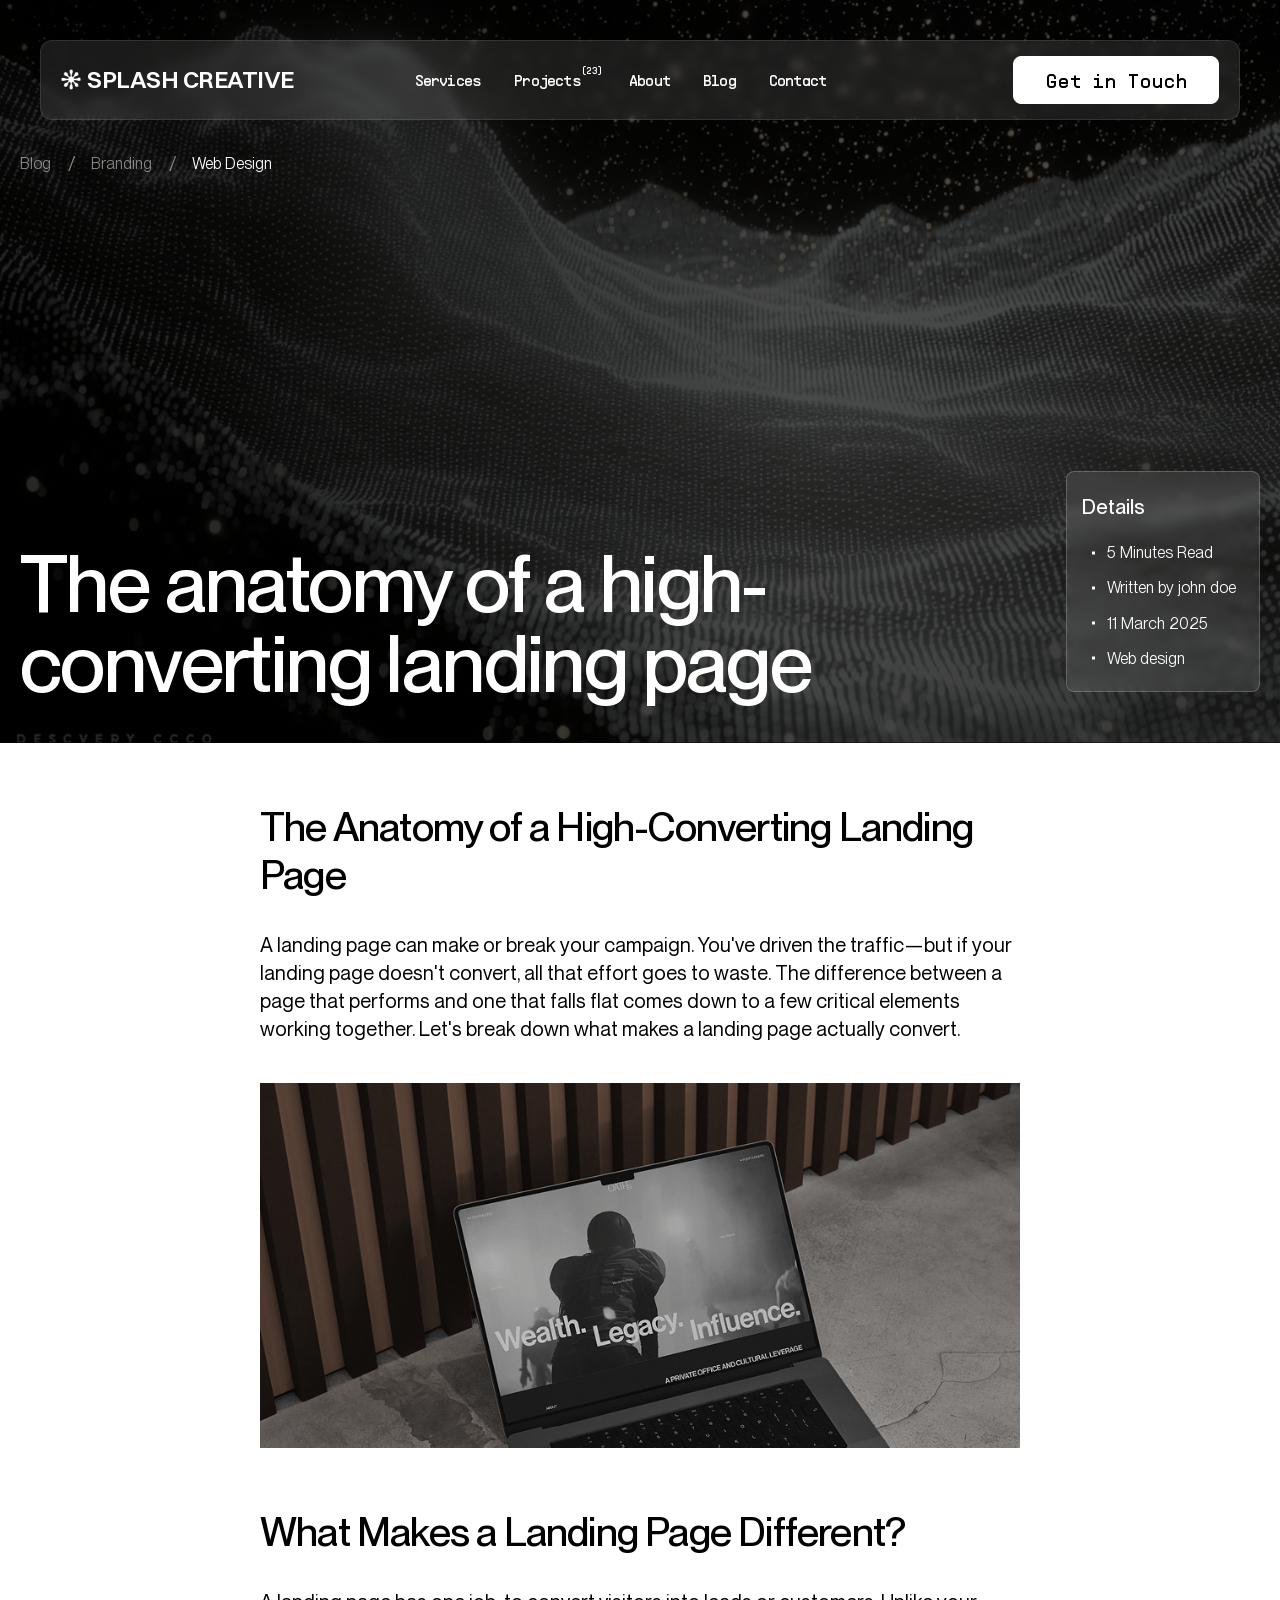
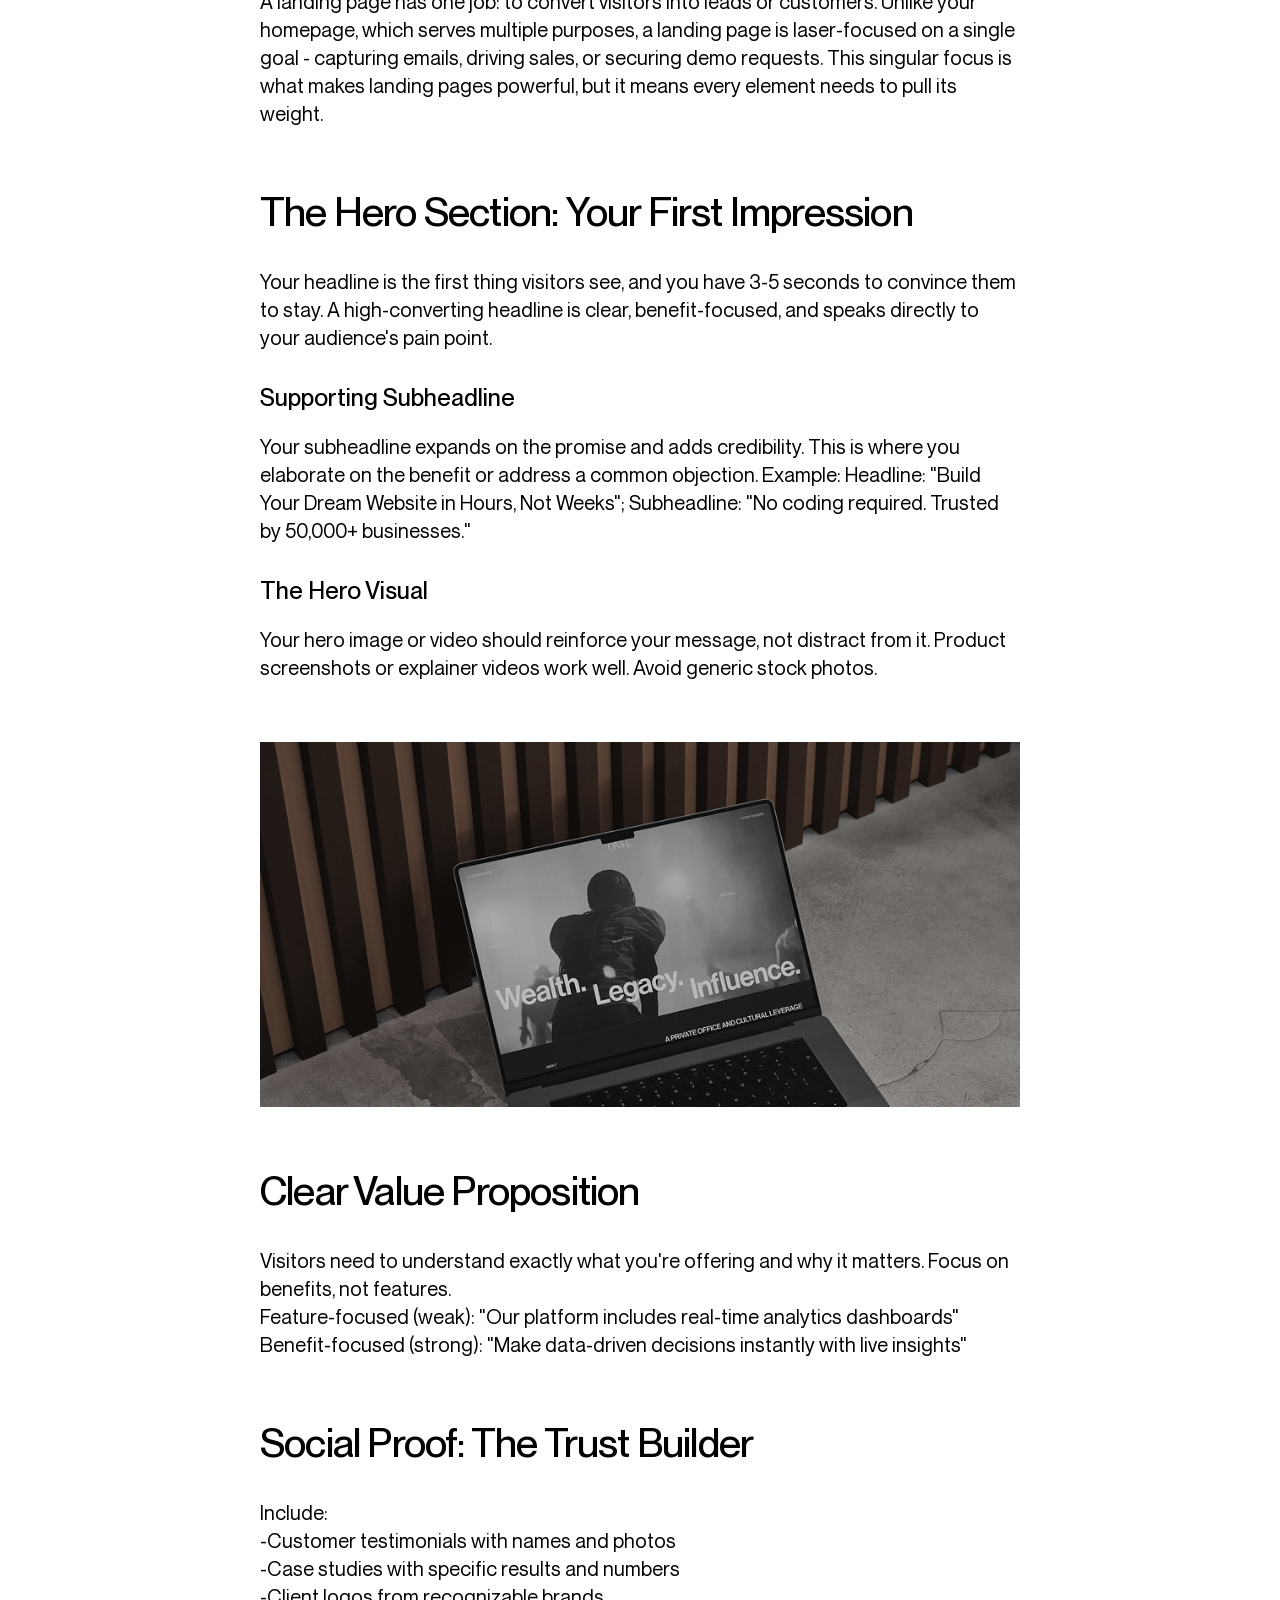
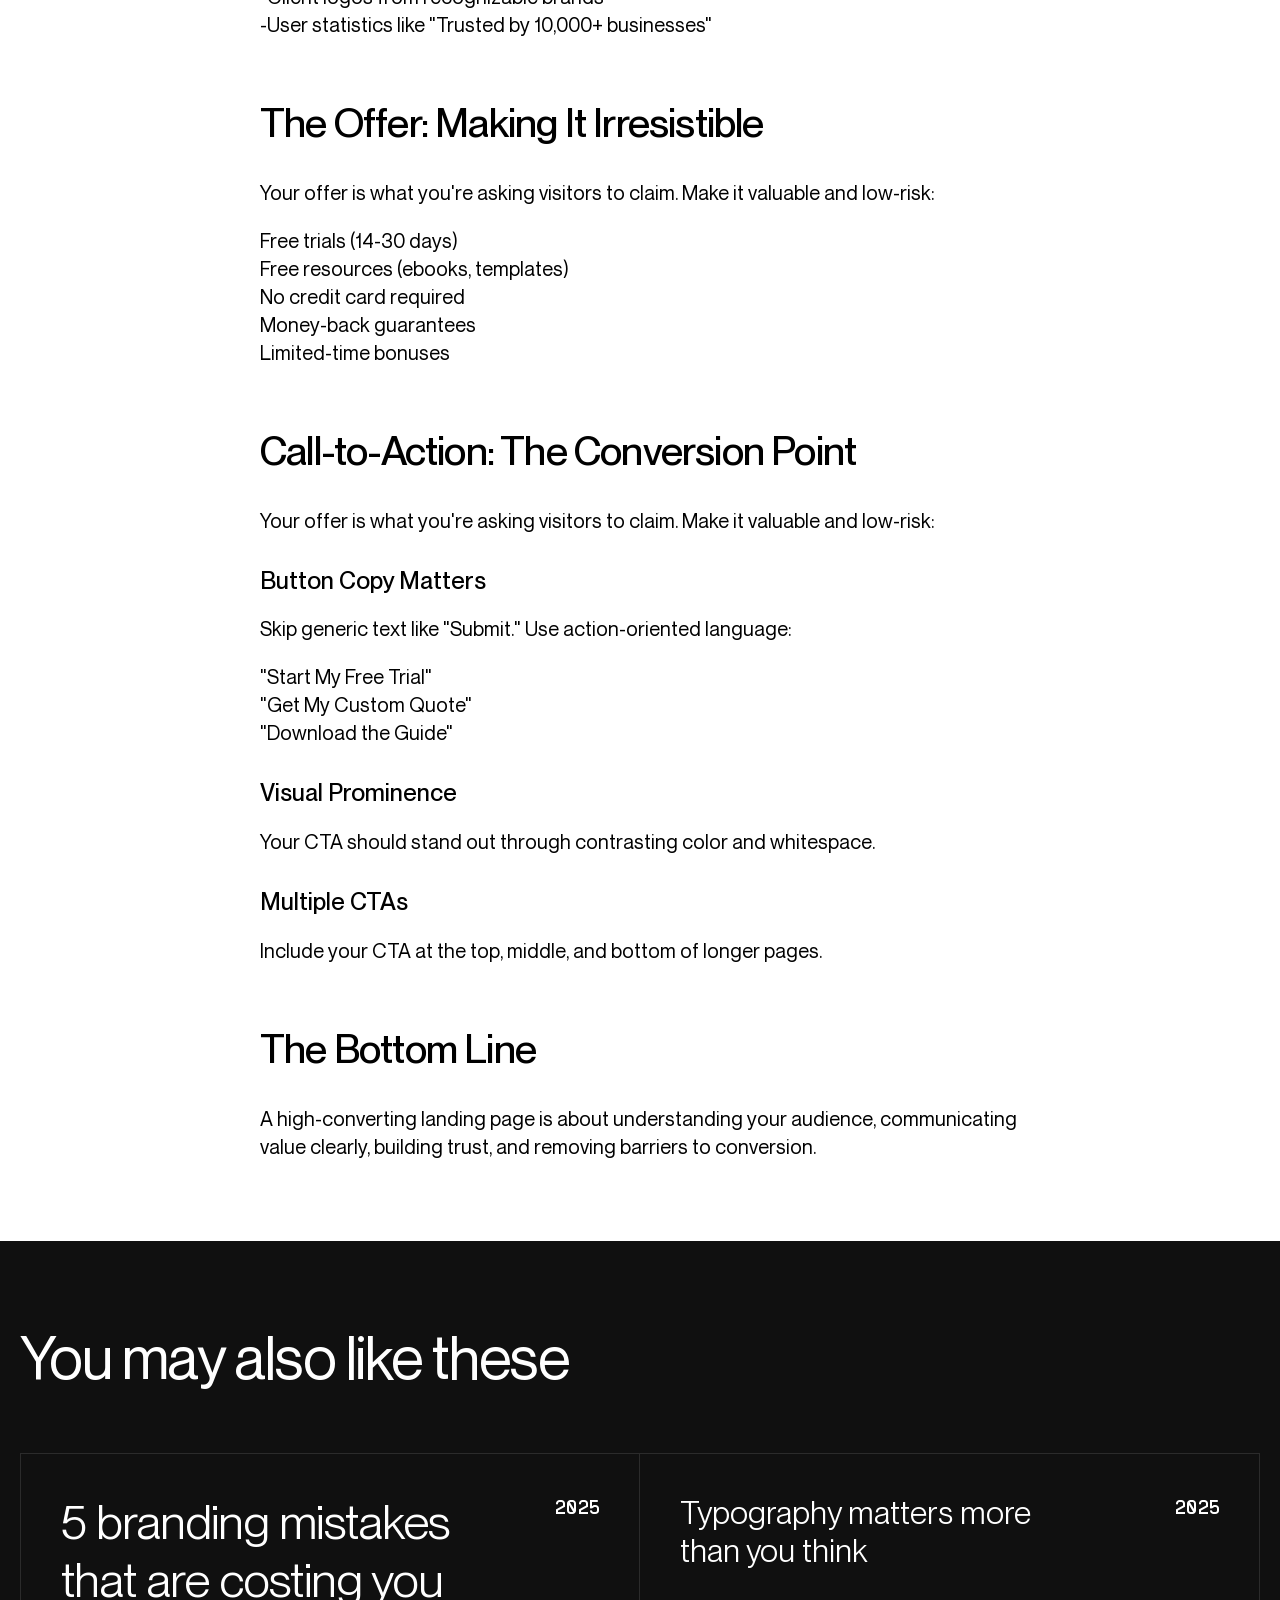
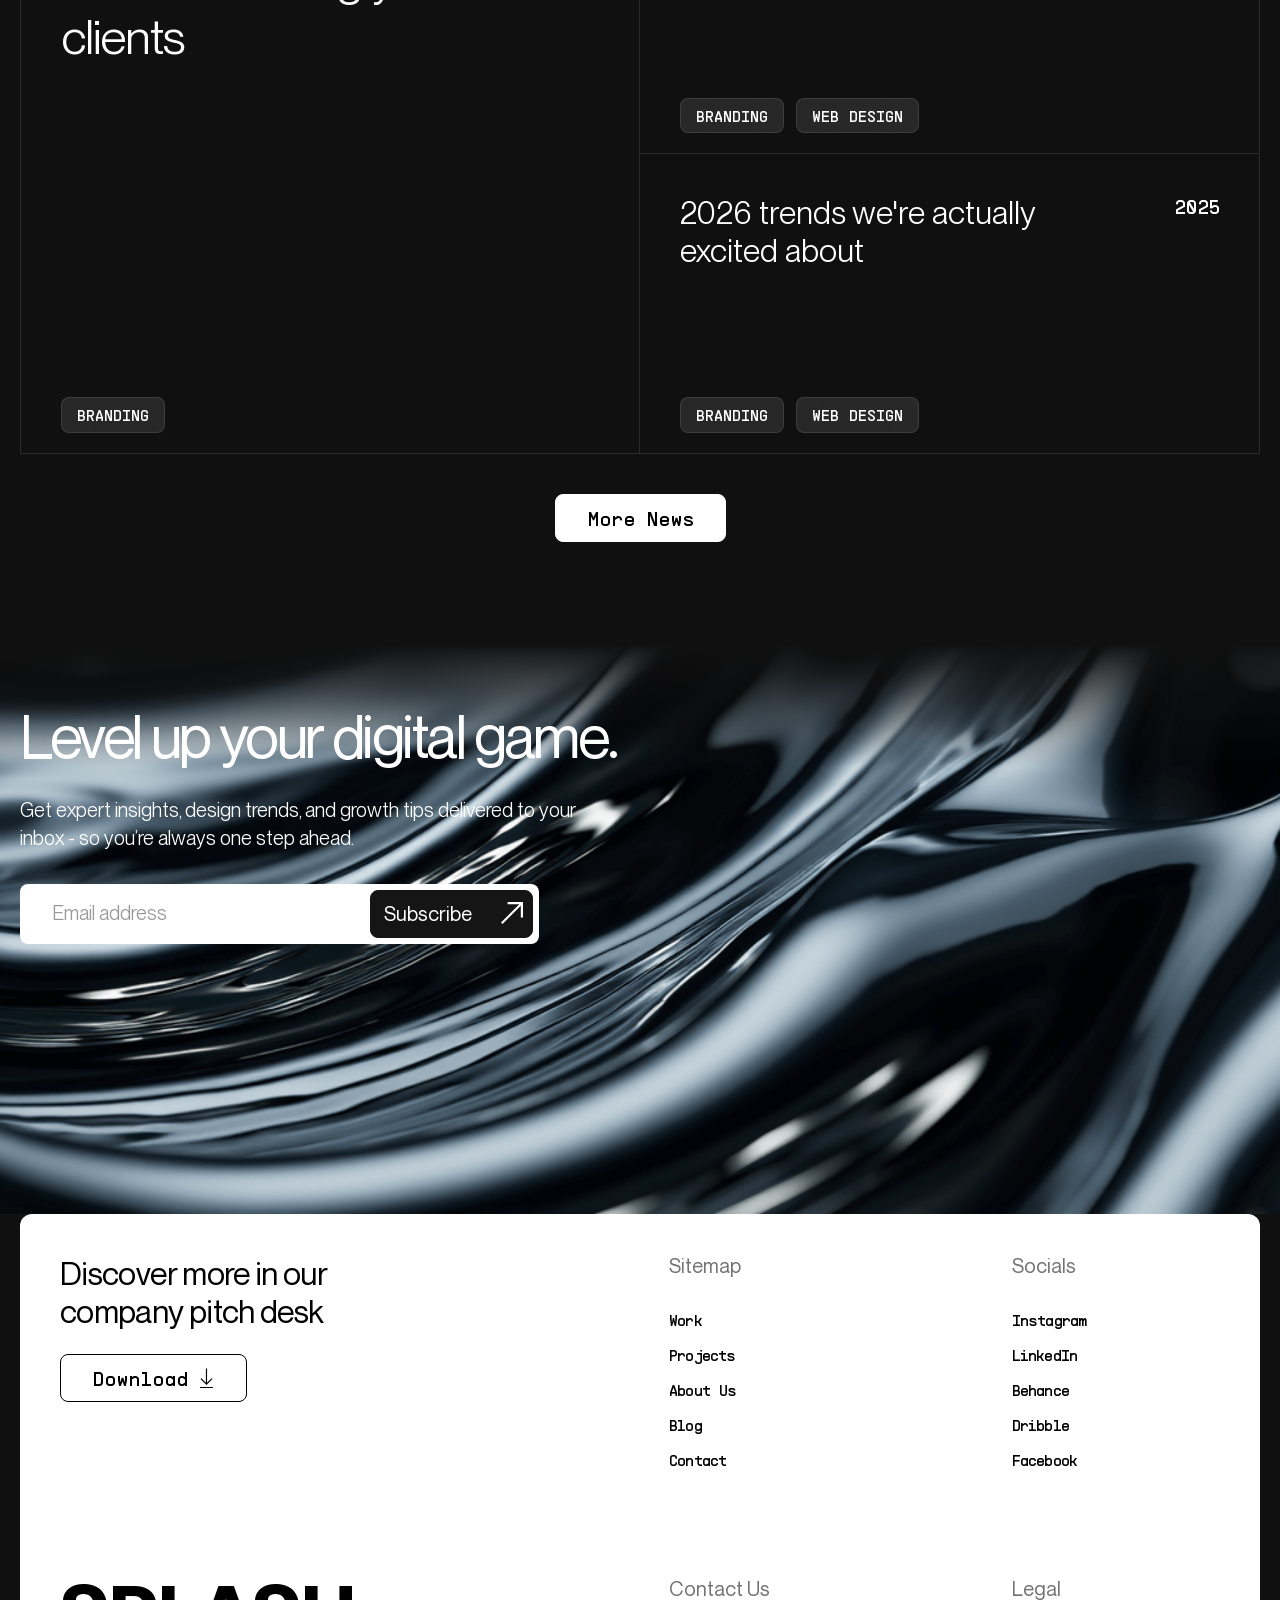
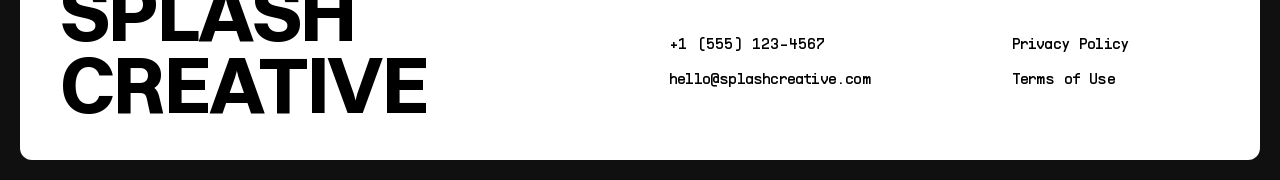
<file: src/Splash-Creative/article.html>
<!DOCTYPE html>
<html lang="en">

<head>
    <meta charset="UTF-8">
    <meta name="viewport" content="width=device-width, initial-scale=1.0">
    <title>ARTICLE | Splash Creative</title>
    <link rel="stylesheet" href="assets/css/swiper-bundle.min.css">
    <link rel="stylesheet" href="assets/css/main.css">
    <link rel="stylesheet" href="assets/css/blog.css">
    <link rel="stylesheet" href="assets/css/media-queries.css">
</head>

<body>
    <div class="wrap">
        <header class="header">
            <div class="header-inner">
                <div class="header-logo">
                    <a href="index.html">
                        <img src="assets/images/logo-icon.svg" alt="">
                        SPLASH CREATIVE
                    </a>
                </div>
                <div class="header-menu">
                    <nav class="main-nav">
                        <ul id="menu-primary" class="menu">
                            <li class="menu-item menu-item-type-post_type menu-item-object-page">
                                <a href="service.html">Services</a>
                            </li>

                            <li class="menu-item menu-item-type-post_type menu-item-object-page menu-has-count">
                                <a href="#">
                                    Projects <sup class="menu-count">(23)</sup>
                                </a>
                            </li>

                            <li class="menu-item menu-item-type-post_type menu-item-object-page">
                                <a href="#">About</a>
                            </li>

                            <li class="menu-item menu-item-type-post_type menu-item-object-page">
                                <a href="blog.html">Blog</a>
                            </li>

                            <li class="menu-item menu-item-type-post_type menu-item-object-page">
                                <a href="#">Contact</a>
                            </li>
                            <li class="menu-btn menu-item menu-item-type-post_type menu-item-object-page">
                                <a href="#">Get in Touch</a>
                            </li>
                        </ul>
                    </nav>

                </div>
                <div class="header-action">
                    <a href="#" class="btn">
                        <div class="text-wrap">
                            <span class="text text-default">Get in Touch</span>
                            <span class="text text-hover">Get in Touch</span>
                        </div>
                    </a>
                </div>
                <button class="menu-toggle" aria-label="Open menu">
                    <span></span>
                    <span></span>
                </button>

            </div>
        </header>
        <main id="main">
            <div class="cs-single-blog-page">
                <section class="article-hero" style="background-image: url(assets/images/featured-img.png);">
                    <div class="container">
                        <div class="article-hero-main">
                            <div class="on-pc">
                                <nav class="cs-breadcrumb">
                                    <a href="#">Blog</a>
                                    <span class="slash">/</span>
                                    <a href="#">Branding</a>
                                    <span class="slash">/</span>
                                    <span class="current">Web Design</span>
                                </nav>
                            </div>
                            <div class="article-hero-bottom">
                                <h1 class="title">The anatomy of a high-converting landing page</h1>
                                <div class="article-details">
                                    <h3 class="article-details-title">Details</h3>
                                    <ul>
                                        <li>
                                            5 Minutes Read
                                        </li>
                                        <li>Written by john doe</li>
                                        <li>
                                            11 March 2025
                                        </li>
                                        <li>
                                            Web design
                                        </li>
                                    </ul>
                                </div>
                            </div>
                        </div>
                    </div>

                </section>
                <section class="article-content">
                    <div class="container">
                        <h2>The Anatomy of a High-Converting Landing Page</h2>
                        <p>A landing page can make or break your campaign. You've driven the traffic—but if your landing
                            page doesn't convert, all that effort goes to waste. The difference between a page that
                            performs and one that falls flat comes down to a few critical elements working together.
                            Let's break down what makes a landing page actually convert.</p>
                        <img src="assets/images/Brand Experience image.png" alt="">
                        <h2>What Makes a Landing Page Different?</h2>
                        <p>A landing page has one job: to convert visitors into leads or customers. Unlike your
                            homepage, which serves multiple purposes, a landing page is laser-focused on a single goal -
                            capturing emails, driving sales, or securing demo requests. This singular focus is what
                            makes landing pages powerful, but it means every element needs to pull its weight.</p>
                        <h2>The Hero Section: Your First Impression</h2>
                        <p>Your headline is the first thing visitors see, and you have 3-5 seconds to convince them to
                            stay. A high-converting headline is clear, benefit-focused, and speaks directly to your
                            audience's pain point.</p>
                        <h3>Supporting Subheadline</h3>
                        <p>Your subheadline expands on the promise and adds credibility. This is where you elaborate on
                            the benefit or address a common objection.
                            Example: Headline: "Build Your Dream Website in Hours, Not Weeks"; Subheadline: "No coding
                            required. Trusted by 50,000+ businesses."</p>
                        <h3>The Hero Visual</h3>
                        <p>Your hero image or video should reinforce your message, not distract from it. Product
                            screenshots or explainer videos work well. Avoid generic stock photos.</p>
                        <img src="assets/images/Brand Experience image.png" alt="">
                        <h2>Clear Value Proposition</h2>
                        <p>Visitors need to understand exactly what you're offering and why it matters. Focus on
                            benefits, not features.
                            <br />Feature-focused (weak): "Our platform includes real-time analytics dashboards"
                            <br />Benefit-focused (strong): "Make data-driven decisions instantly with live insights"
                        </p>
                        <h2>Social Proof: The Trust Builder</h2>
                        <p>Include:
                            <br />-Customer testimonials with names and photos
                            <br />-Case studies with specific results and numbers
                            <br />-Client logos from recognizable brands
                            <br />-User statistics like "Trusted by 10,000+ businesses"
                        </p>
                        <h2>The Offer: Making It Irresistible</h2>
                        <p>Your offer is what you're asking visitors to claim. Make it valuable and low-risk:</p>
                        <ul>
                            <li>
                                Free trials (14-30 days)
                            </li>
                            <li>
                                Free resources (ebooks, templates)
                            </li>
                            <li>
                                No credit card required
                            </li>
                            <li>
                                Money-back guarantees
                            </li>
                            <li>
                                Limited-time bonuses
                            </li>
                        </ul>
                        <h2>Call-to-Action: The Conversion Point</h2>
                        <p>Your offer is what you're asking visitors to claim. Make it valuable and low-risk:</p>
                        <h3>Button Copy Matters</h3>
                        <p>Skip generic text like "Submit." Use action-oriented language:</p>
                        <ul>
                            <li>
                                "Start My Free Trial"
                            </li>
                            <li>
                                "Get My Custom Quote"
                            </li>
                            <li>
                                "Download the Guide"
                            </li>
                        </ul>
                        <h3>Visual Prominence</h3>
                        <p>Your CTA should stand out through contrasting color and whitespace.</p>
                        <h3>Multiple CTAs</h3>
                        <p>Include your CTA at the top, middle, and bottom of longer pages.</p>
                        <h2>The Bottom Line</h2>
                        <p>A high-converting landing page is about understanding your audience, communicating value
                            clearly, building trust, and removing barriers to conversion.</p>
                    </div>
                </section>
                <section class="article-related">
                    <div class="container">
                        <h2 class="article-related-heading">
                            You may also like these
                        </h2>
                        <div class="insights-list-pc on-pc">
                            <div class="left">
                                <article class="insights-item large">
                                    <img class="image" src="assets/images/Brand Experience image.png" alt="">
                                    <div class="insights-content">
                                        <div class="content-top">
                                            <h3 class="title"><a href="#">5 branding mistakes that are costing you
                                                    clients</a></h3>
                                            <p class="date">2025</p>
                                        </div>
                                        <div class="content-bottom">
                                            <div class="categories">
                                                <a href="#" class="btn-blur">Branding</a>
                                            </div>
                                            <a href="#" class="btn insights-readmore">
                                                <div class="text-wrap">
                                                    <span class="text text-default">Read More</span>
                                                    <span class="text text-hover">Read More</span>
                                                </div>
                                            </a>
                                        </div>
                                    </div>
                                </article>
                            </div>
                            <div class="right">
                                <article class="insights-item ">
                                    <img class="image" src="assets/images/Brand Experience image.png" alt="">
                                    <div class="insights-content">
                                        <div class="content-top">
                                            <h3 class="title"><a href="#">Typography matters more than you think</a>
                                            </h3>
                                            <p class="date">2025</p>
                                        </div>
                                        <div class="content-bottom">
                                            <div class="categories">
                                                <a href="#" class="btn-blur">Branding</a>
                                                <a href="#" class="btn-blur">Web Design</a>
                                            </div>
                                            <a href="#" class="btn insights-readmore">
                                                <div class="text-wrap">
                                                    <span class="text text-default">Read More</span>
                                                    <span class="text text-hover">Read More</span>
                                                </div>
                                            </a>
                                        </div>
                                    </div>
                                </article>
                                <article class="insights-item ">
                                    <img class="image" src="assets/images/Brand Experience image.png" alt="">
                                    <div class="insights-content">
                                        <div class="content-top">
                                            <h3 class="title"><a href="#">2026 trends we're actually excited about</a>
                                            </h3>
                                            <p class="date">2025</p>
                                        </div>
                                        <div class="content-bottom">
                                            <div class="categories">
                                                <a href="#" class="btn-blur">Branding</a>
                                                <a href="#" class="btn-blur">Web Design</a>
                                            </div>
                                            <a href="#" class="btn insights-readmore">
                                                <div class="text-wrap">
                                                    <span class="text text-default">Read More</span>
                                                    <span class="text text-hover">Read More</span>
                                                </div>
                                            </a>
                                        </div>
                                    </div>
                                </article>
                            </div>
                        </div>
                        <div class="on-mb">
                            <div class="insights-list-mb ">
                                <article class="insights-item">
                                    <a href="#" class="image">
                                        <img src="assets/images/Brand Experience image.png" alt="">
                                    </a>
                                    <div class="insights-content">
                                        <h3 class="title"><a href="#">5 branding mistakes that are costing you
                                                clients</a>
                                        </h3>
                                        <div class="insights-info">
                                            <div class="categories">
                                                <a href="#" class="cate">Branding</a>
                                            </div>
                                            <p class="date">11.04.2025</p>
                                        </div>
                                    </div>
                                </article>
                                <article class="insights-item">
                                    <a href="#" class="image">
                                        <img src="assets/images/Brand Experience image.png" alt="">
                                    </a>
                                    <div class="insights-content">
                                        <h3 class="title"><a href="#">2026 trends we're actually excited about</a></h3>
                                        <div class="insights-info">
                                            <div class="categories">
                                                <a href="#" class="cate">Branding</a>,
                                                <a href="#" class="cate">web design</a>
                                            </div>
                                            <p class="date">11.04.2025</p>
                                        </div>
                                    </div>
                                </article>
                            </div>
                        </div>
                        <div class="insights-viewall">
                            <a href="#" class="btn">
                                <div class="text-wrap">
                                    <span class="text text-default">More News</span>
                                    <span class="text text-hover">More News</span>
                                </div>
                            </a>
                        </div>
                    </div>
                </section>
                <section class="blog-cta-sec">
                    <img class="blog-cta-bg on-pc" src="assets/images/blog-cta-bg.png" alt="">
                    <img class="blog-cta-bg on-mb" src="assets/images/cta-article-mb.png" alt="">
                    <img class="img-deco on-mb" src="assets/images/deco-1.png" alt="">
                    <div class="container">
                        <div class="blog-cta-main">
                            <h2 class="heading">Level up your digital game.</h2>
                            <div class="desc">
                                <p>Get expert insights, design trends, and growth tips delivered to your inbox - so
                                    you’re always one step ahead.</p>
                            </div>
                            <div class="form-subscribe">
                                <form action="">
                                    <div class="mc-form-inner">
                                        <input type="email" name="EMAIL" class="mc-email" placeholder="Email address"
                                            required />
                                        <button type="submit" class="mc-submit">
                                            Subscribe
                                            <svg width="32" height="32" viewBox="0 0 32 32" fill="none"
                                                xmlns="http://www.w3.org/2000/svg">
                                                <path fill-rule="evenodd" clip-rule="evenodd"
                                                    d="M6.5323 27L5 25.4677L23.3282 7.2H11.5901V5H27V20.5023L24.7989 20.5353V8.7026L6.5323 27Z"
                                                    fill="currentColor" />
                                            </svg>
                                        </button>
                                    </div>
                                </form>
                            </div>
                        </div>

                    </div>
                </section>
            </div>
        </main>
        <footer class="footer-site">
            <div class="footer-main">
                <div class="container">
                    <div class="footer-inner">
                        <div class="left">
                            <div class="footer-download">
                                <p class="desc">
                                    Discover more in our company pitch desk
                                </p>
                                <a href="#" class="btn btn-secondary">
                                    <div class="text-wrap">
                                        <span class="text text-default">Download
                                        </span>
                                        <span class="text text-hover">Download</span>
                                    </div>
                                    <svg width="17" height="20" viewBox="0 0 17 20" fill="none"
                                        xmlns="http://www.w3.org/2000/svg">
                                        <path fill-rule="evenodd" clip-rule="evenodd"
                                            d="M7.89435 0.589188L9.07635 0.589187L9.05302 14.704L13.5803 10.1767L14.4289 11.0252L8.48535 16.9688L2.5062 10.9896L3.34242 10.1279L7.90623 14.6917L7.89435 0.589188Z"
                                            fill="currentColor" />
                                        <line x1="2" y1="19.5" x2="15" y2="19.5" stroke="black" />
                                    </svg>
                                </a>
                            </div>
                            <div class="footer-logo">
                                <a href="index.html">
                                    splash creative
                                </a>
                            </div>
                        </div>
                        <div class="right">
                            <div class="footer-right-row">
                                <div class="footer-menus">
                                    <p class="footer-title">Sitemap</p>
                                    <ul>
                                        <li>
                                            <a href="#">Work</a>
                                        </li>
                                        <li>
                                            <a href="#">Projects</a>
                                        </li>
                                        <li>
                                            <a href="#">About Us</a>
                                        </li>
                                        <li>
                                            <a href="#">Blog</a>
                                        </li>
                                        <li>
                                            <a href="#">Contact</a>
                                        </li>
                                    </ul>
                                </div>
                                <div class="footer-menus">
                                    <p class="footer-title">Socials</p>
                                    <ul>
                                        <li>
                                            <a href="#">Instagram</a>
                                        </li>
                                        <li>
                                            <a href="#">LinkedIn</a>
                                        </li>
                                        <li>
                                            <a href="#">Behance</a>
                                        </li>
                                        <li>
                                            <a href="#">Dribble</a>
                                        </li>
                                        <li>
                                            <a href="#">Facebook</a>
                                        </li>
                                    </ul>
                                </div>
                            </div>
                            <div class="footer-right-row footer-right-row-2">
                                <div class="footer-menus">
                                    <p class="footer-title">Contact Us</p>
                                    <ul>
                                        <li>
                                            <a href="#">+1 (555) 123-4567</a>
                                        </li>
                                        <li>
                                            <a href="#">hello@splashcreative.com</a>
                                        </li>
                                    </ul>
                                </div>
                                <div class="footer-menus footer-legal">
                                    <p class="footer-title">Legal</p>
                                    <ul>
                                        <li>
                                            <a href="#">Privacy Policy</a>
                                        </li>
                                        <li>
                                            <a href="#">Terms of Use</a>
                                        </li>
                                    </ul>
                                </div>
                            </div>
                        </div>
                    </div>
                </div>
            </div>
        </footer>
    </div>


    <script src="assets/js/jquery-3.7.1.min.js"></script>
    <script src="assets/js/swiper-bundle.min.js"></script>
    <script src="assets/js/main.js"></script>
</body>

</html>
</file>
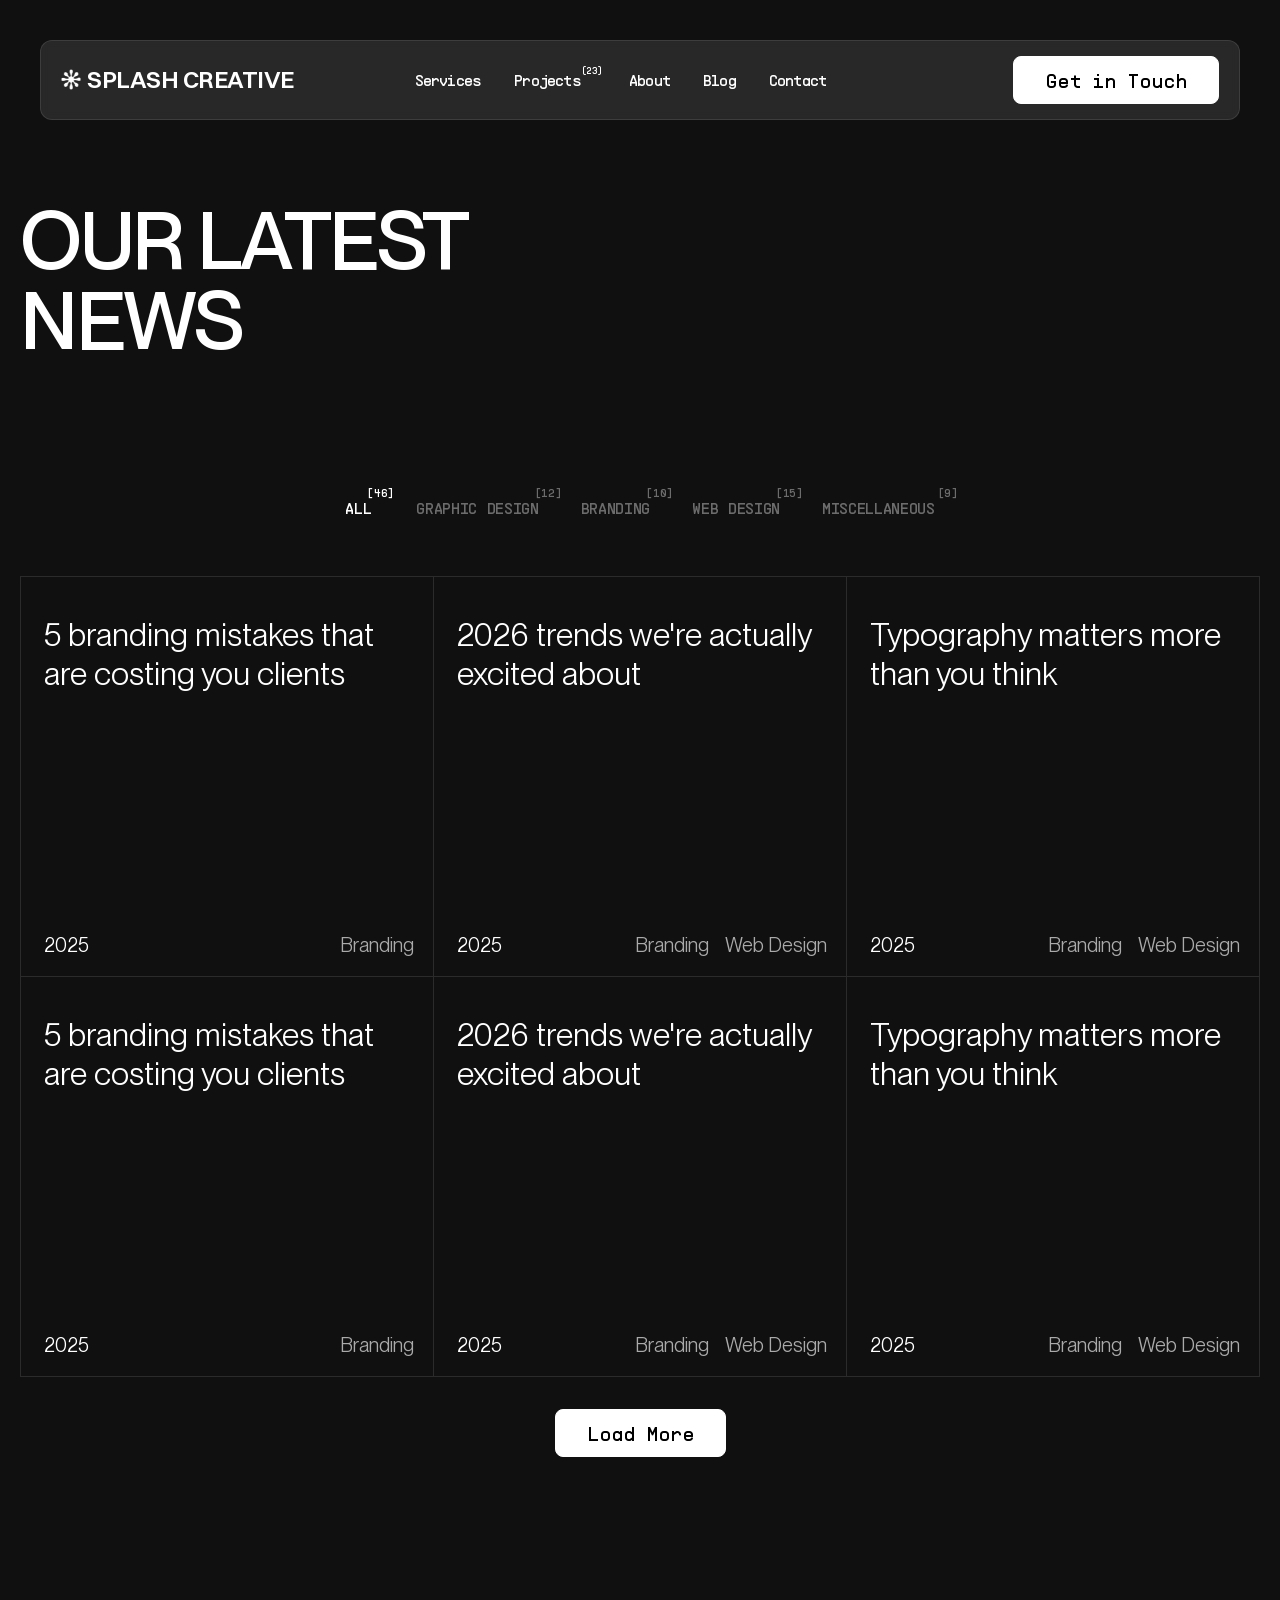
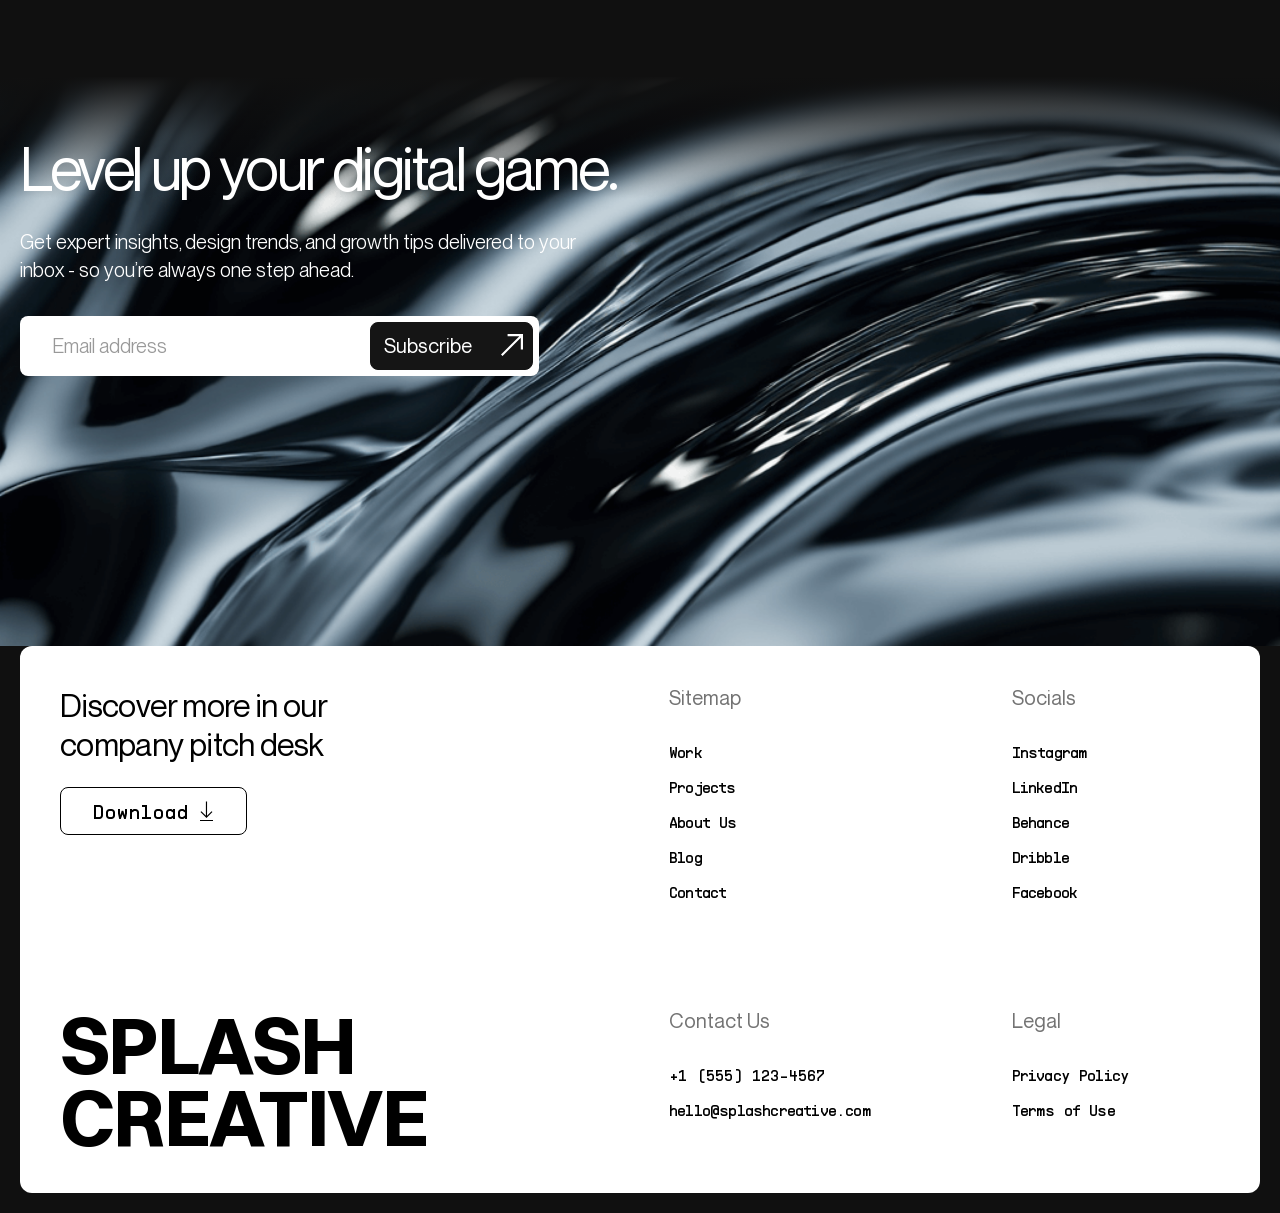
<file: src/Splash-Creative/blog.html>
<!DOCTYPE html>
<html lang="en">

<head>
    <meta charset="UTF-8">
    <meta name="viewport" content="width=device-width, initial-scale=1.0">
    <title>BLOG | Splash Creative</title>
    <link rel="stylesheet" href="assets/css/swiper-bundle.min.css">
    <link rel="stylesheet" href="assets/css/main.css">
    <link rel="stylesheet" href="assets/css/blog.css">
    <link rel="stylesheet" href="assets/css/media-queries.css">
</head>

<body>
    <div class="wrap">
        <header class="header">
            <div class="header-inner">
                <div class="header-logo">
                    <a href="index.html">
                        <img src="assets/images/logo-icon.svg" alt="">
                        SPLASH CREATIVE
                    </a>
                </div>
                <div class="header-menu">
                    <nav class="main-nav">
                        <ul id="menu-primary" class="menu">
                            <li class="menu-item menu-item-type-post_type menu-item-object-page">
                                <a href="service.html">Services</a>
                            </li>

                            <li class="menu-item menu-item-type-post_type menu-item-object-page menu-has-count">
                                <a href="#">
                                    Projects <sup class="menu-count">(23)</sup>
                                </a>
                            </li>

                            <li class="menu-item menu-item-type-post_type menu-item-object-page">
                                <a href="#">About</a>
                            </li>

                            <li class="menu-item menu-item-type-post_type menu-item-object-page">
                                <a href="blog.html">Blog</a>
                            </li>

                            <li class="menu-item menu-item-type-post_type menu-item-object-page">
                                <a href="#">Contact</a>
                            </li>
                            <li class="menu-btn menu-item menu-item-type-post_type menu-item-object-page">
                                <a href="#">Get in Touch</a>
                            </li>
                        </ul>
                    </nav>

                </div>
                <div class="header-action">
                    <a href="#" class="btn">
                        <div class="text-wrap">
                            <span class="text text-default">Get in Touch</span>
                            <span class="text text-hover">Get in Touch</span>
                        </div>
                    </a>
                </div>
                <button class="menu-toggle" aria-label="Open menu">
                    <span></span>
                    <span></span>
                </button>

            </div>
        </header>
        <main id="main">
            <div class="cs-blog-page">
                <section class="blog-list-sec">
                    <div class="container">
                        <h1 class="blog-list-heading">our latest <br />news</h1>
                        <div class="blog-list-wrapper">
                            <div class="blog-list-filter cs-list-filter">
                                <button class="filter-item active" data-filter="*">
                                    <span class="count">[46]</span>
                                    <span class="label">ALL</span>
                                </button>
                                <button class="filter-item" data-filter=".graphic-design">
                                    <span class="count">[12]</span>
                                    <span class="label">GRAPHIC DESIGN</span>
                                </button>
                                <button class="filter-item" data-filter=".branding">
                                    <span class="count">[10]</span>
                                    <span class="label">BRANDING</span>
                                </button>
                                <button class="filter-item" data-filter=".web-design">
                                    <span class="count">[15]</span>
                                    <span class="label">WEB DESIGN</span>
                                </button>
                                <button class="filter-item" data-filter=".misc">
                                    <span class="count">[9]</span>
                                    <span class="label">MISCELLANEOUS</span>
                                </button>
                            </div>
                            <div class="on-pc">
                                <div class="blog-list-main">
                                    <article class="blog-card">
                                        <img class="blog-img" src="assets/images/Brand Experience image.png" alt="">
                                        <h3 class="title">
                                            <a href="#">5 branding mistakes that are costing you clients</a>
                                        </h3>
                                        <div class="meta">
                                            <span class="date">2025</span>
                                            <div class="categories">
                                                <span class="cate">
                                                    Branding
                                                </span>
                                            </div>
                                        </div>
                                        <a href="article.html" class="blog-card-link"></a>
                                    </article>
                                    <article class="blog-card">
                                        <img class="blog-img" src="assets/images/Brand Experience image.png" alt="">
                                        <h3 class="title">
                                            <a href="#">2026 trends we're actually excited about</a>
                                        </h3>
                                        <div class="meta">
                                            <span class="date">2025</span>
                                            <div class="categories">
                                                <span class="cate">
                                                    Branding
                                                </span> <span class="cate">
                                                    Web Design
                                                </span>
                                            </div>
                                        </div>
                                        <a href="#" class="blog-card-link"></a>
                                    </article>
                                    <article class="blog-card">
                                        <img class="blog-img" src="assets/images/Brand Experience image.png" alt="">
                                        <h3 class="title">
                                            <a href="#">Typography matters more than you think</a>
                                        </h3>
                                        <div class="meta">
                                            <span class="date">2025</span>
                                            <div class="categories">
                                                <span class="cate">
                                                    Branding
                                                </span> <span class="cate">
                                                    Web Design
                                                </span>
                                            </div>
                                        </div>
                                        <a href="#" class="blog-card-link"></a>
                                    </article>
                                    <article class="blog-card">
                                        <img class="blog-img" src="assets/images/Brand Experience image.png" alt="">
                                        <h3 class="title">
                                            <a href="#">5 branding mistakes that are costing you clients</a>
                                        </h3>
                                        <div class="meta">
                                            <span class="date">2025</span>
                                            <div class="categories">
                                                <span class="cate">
                                                    Branding
                                                </span>
                                            </div>
                                        </div>
                                        <a href="#" class="blog-card-link"></a>
                                    </article>
                                    <article class="blog-card">
                                        <img class="blog-img" src="assets/images/Brand Experience image.png" alt="">
                                        <h3 class="title">
                                            <a href="#">2026 trends we're actually excited about</a>
                                        </h3>
                                        <div class="meta">
                                            <span class="date">2025</span>
                                            <div class="categories">
                                                <span class="cate">
                                                    Branding
                                                </span> <span class="cate">
                                                    Web Design
                                                </span>
                                            </div>
                                        </div>
                                        <a href="#" class="blog-card-link"></a>
                                    </article>
                                    <article class="blog-card">
                                        <img class="blog-img" src="assets/images/Brand Experience image.png" alt="">
                                        <h3 class="title">
                                            <a href="#">Typography matters more than you think</a>
                                        </h3>
                                        <div class="meta">
                                            <span class="date">2025</span>
                                            <div class="categories">
                                                <span class="cate">
                                                    Branding
                                                </span> <span class="cate">
                                                    Web Design
                                                </span>
                                            </div>
                                        </div>
                                        <a href="#" class="blog-card-link"></a>
                                    </article>
                                </div>
                            </div>
                            <div class="on-mb">
                                <div class="insights-list-mb ">
                                    <article class="insights-item">
                                        <a href="article.html" class="image">
                                            <img src="assets/images/Brand Experience image.png" alt="">
                                        </a>
                                        <div class="insights-content">
                                            <h3 class="title"><a href="article.html">5 branding mistakes that are
                                                    costing you
                                                    clients</a>
                                            </h3>
                                            <div class="insights-info">
                                                <div class="categories">
                                                    <a href="#" class="cate">Branding</a>
                                                </div>
                                                <p class="date">11.04.2025</p>
                                            </div>
                                        </div>
                                    </article>
                                    <article class="insights-item">
                                        <a href="#" class="image">
                                            <img src="assets/images/Brand Experience image.png" alt="">
                                        </a>
                                        <div class="insights-content">
                                            <h3 class="title"><a href="#">2026 trends we're actually excited about</a>
                                            </h3>
                                            <div class="insights-info">
                                                <div class="categories">
                                                    <a href="#" class="cate">Branding</a>,
                                                    <a href="#" class="cate">web design</a>
                                                </div>
                                                <p class="date">11.04.2025</p>
                                            </div>
                                        </div>
                                    </article>
                                </div>
                            </div>
                            <div class="blog-loadmore">
                                <a href="#" class="btn">
                                    <div class="text-wrap">
                                        <span class="text text-default">Load More</span>
                                        <span class="text text-hover">Load More</span>
                                    </div>
                                </a>
                            </div>
                        </div>
                    </div>
                </section>
                <section class="blog-cta-sec">
                    <img class="blog-cta-bg" src="assets/images/blog-cta-bg.png" alt="">
                    <div class="container">
                        <div class="blog-cta-main">
                            <h2 class="heading">Level up your digital game.</h2>
                            <div class="desc">
                                <p>Get expert insights, design trends, and growth tips delivered to your inbox - so
                                    you’re always one step ahead.</p>
                            </div>
                            <div class="form-subscribe">
                                <form action="">
                                    <div class="mc-form-inner">
                                        <input type="email" name="EMAIL" class="mc-email" placeholder="Email address"
                                            required />
                                        <button type="submit" class="mc-submit">
                                            Subscribe
                                            <svg width="32" height="32" viewBox="0 0 32 32" fill="none"
                                                xmlns="http://www.w3.org/2000/svg">
                                                <path fill-rule="evenodd" clip-rule="evenodd"
                                                    d="M6.5323 27L5 25.4677L23.3282 7.2H11.5901V5H27V20.5023L24.7989 20.5353V8.7026L6.5323 27Z"
                                                    fill="currentColor" />
                                            </svg>
                                        </button>
                                    </div>
                                </form>
                            </div>
                        </div>

                    </div>
                </section>
            </div>
        </main>
        <footer class="footer-site">
            <div class="footer-main">
                <div class="container">
                    <div class="footer-inner">
                        <div class="left">
                            <div class="footer-download">
                                <p class="desc">
                                    Discover more in our company pitch desk
                                </p>
                                <a href="#" class="btn btn-secondary">
                                    <div class="text-wrap">
                                        <span class="text text-default">Download
                                        </span>
                                        <span class="text text-hover">Download</span>
                                    </div>
                                    <svg width="17" height="20" viewBox="0 0 17 20" fill="none"
                                        xmlns="http://www.w3.org/2000/svg">
                                        <path fill-rule="evenodd" clip-rule="evenodd"
                                            d="M7.89435 0.589188L9.07635 0.589187L9.05302 14.704L13.5803 10.1767L14.4289 11.0252L8.48535 16.9688L2.5062 10.9896L3.34242 10.1279L7.90623 14.6917L7.89435 0.589188Z"
                                            fill="currentColor" />
                                        <line x1="2" y1="19.5" x2="15" y2="19.5" stroke="black" />
                                    </svg>
                                </a>
                            </div>
                            <div class="footer-logo">
                                <a href="index.html">
                                    splash creative
                                </a>
                            </div>
                        </div>
                        <div class="right">
                            <div class="footer-right-row">
                                <div class="footer-menus">
                                    <p class="footer-title">Sitemap</p>
                                    <ul>
                                        <li>
                                            <a href="#">Work</a>
                                        </li>
                                        <li>
                                            <a href="#">Projects</a>
                                        </li>
                                        <li>
                                            <a href="#">About Us</a>
                                        </li>
                                        <li>
                                            <a href="#">Blog</a>
                                        </li>
                                        <li>
                                            <a href="#">Contact</a>
                                        </li>
                                    </ul>
                                </div>
                                <div class="footer-menus">
                                    <p class="footer-title">Socials</p>
                                    <ul>
                                        <li>
                                            <a href="#">Instagram</a>
                                        </li>
                                        <li>
                                            <a href="#">LinkedIn</a>
                                        </li>
                                        <li>
                                            <a href="#">Behance</a>
                                        </li>
                                        <li>
                                            <a href="#">Dribble</a>
                                        </li>
                                        <li>
                                            <a href="#">Facebook</a>
                                        </li>
                                    </ul>
                                </div>
                            </div>
                            <div class="footer-right-row footer-right-row-2">
                                <div class="footer-menus">
                                    <p class="footer-title">Contact Us</p>
                                    <ul>
                                        <li>
                                            <a href="#">+1 (555) 123-4567</a>
                                        </li>
                                        <li>
                                            <a href="#">hello@splashcreative.com</a>
                                        </li>
                                    </ul>
                                </div>
                                <div class="footer-menus footer-legal">
                                    <p class="footer-title">Legal</p>
                                    <ul>
                                        <li>
                                            <a href="#">Privacy Policy</a>
                                        </li>
                                        <li>
                                            <a href="#">Terms of Use</a>
                                        </li>
                                    </ul>
                                </div>
                            </div>
                        </div>
                    </div>
                </div>
            </div>
        </footer>
    </div>


    <script src="assets/js/jquery-3.7.1.min.js"></script>
    <script src="assets/js/swiper-bundle.min.js"></script>
    <script src="assets/js/main.js"></script>
</body>

</html>
</file>
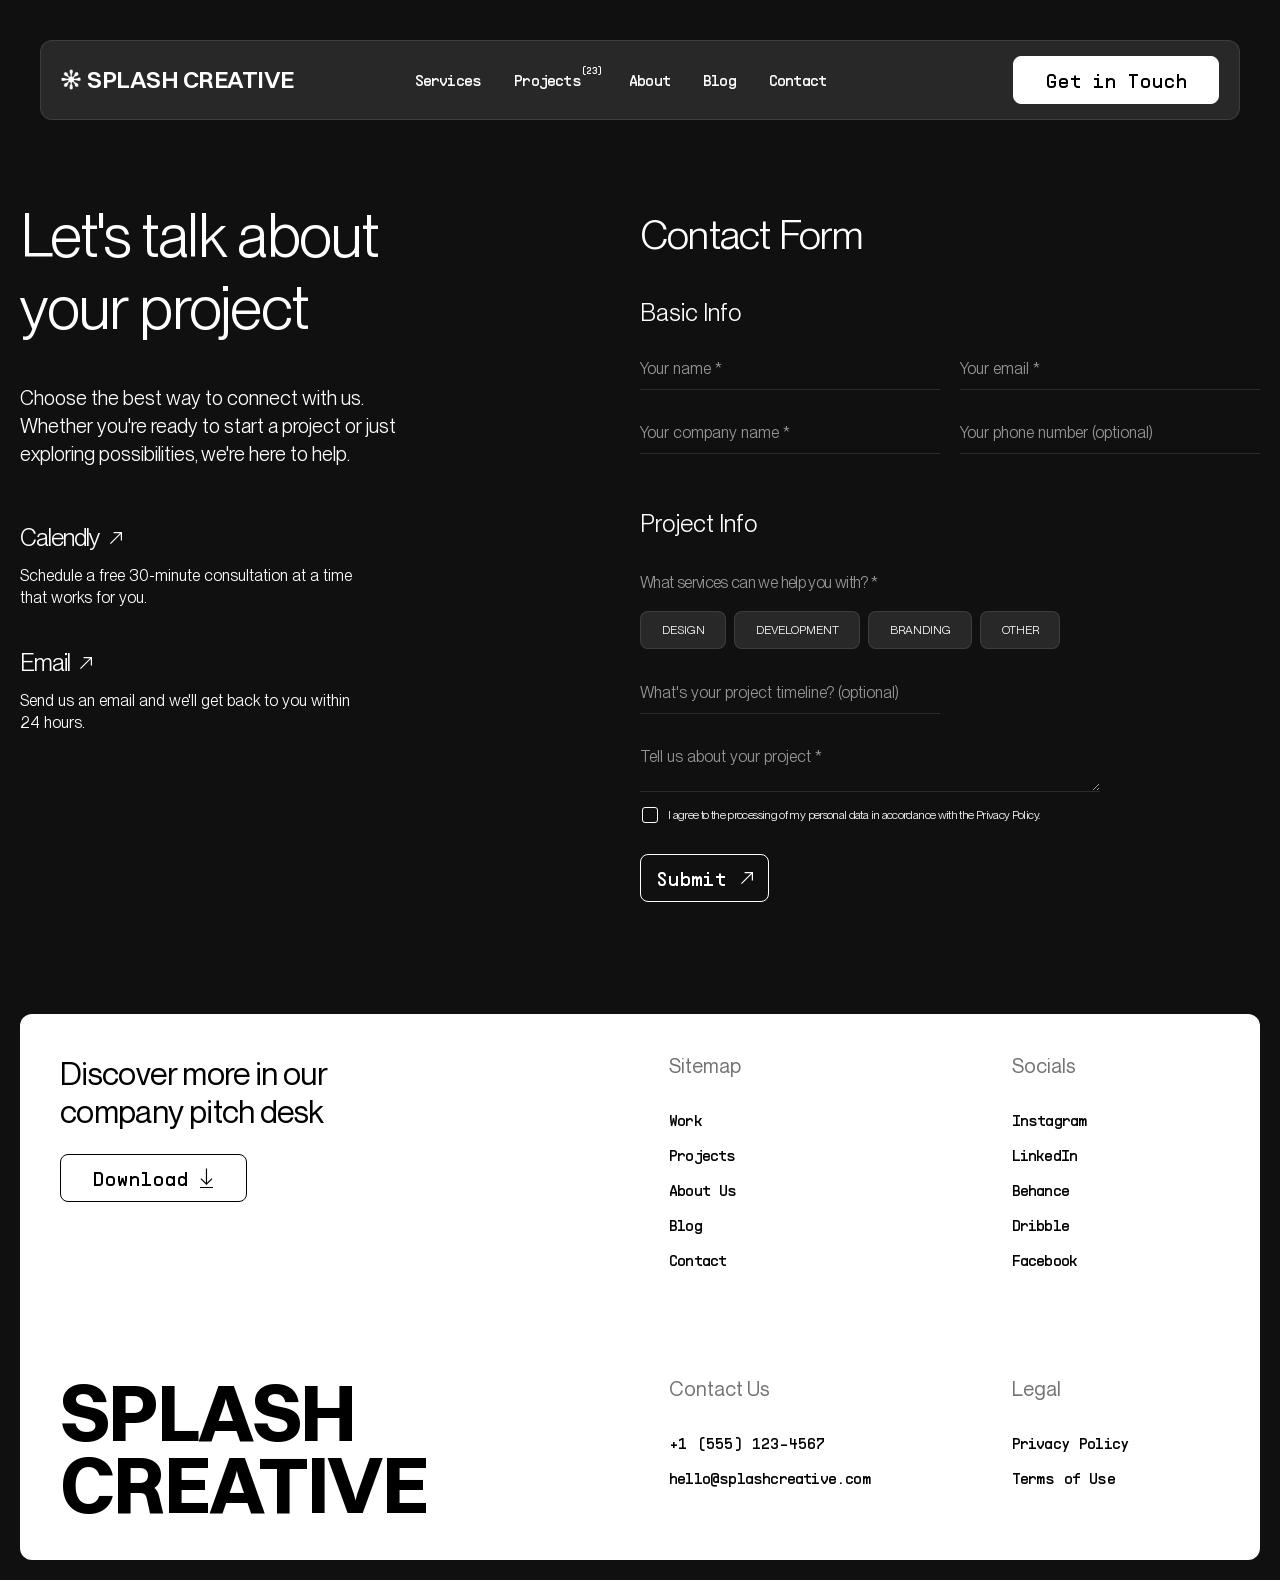
<file: src/Splash-Creative/contact.html>
<!DOCTYPE html>
<html lang="en">

<head>
    <meta charset="UTF-8">
    <meta name="viewport" content="width=device-width, initial-scale=1.0">
    <title>CONTACT | Splash Creative</title>
    <link rel="stylesheet" href="assets/css/swiper-bundle.min.css">
    <link rel="stylesheet" href="assets/css/main.css">
    <link rel="stylesheet" href="assets/css/service.css">
    <link rel="stylesheet" href="assets/css/media-queries.css">
</head>

<body>
    <div class="wrap">
        <header class="header">
            <div class="header-inner">
                <div class="header-logo">
                    <a href="index.html">
                        <img src="assets/images/logo-icon.svg" alt="">
                        SPLASH CREATIVE
                    </a>
                </div>
                <div class="header-menu">
                    <nav class="main-nav">
                        <ul id="menu-primary" class="menu">
                            <li class="menu-item menu-item-type-post_type menu-item-object-page">
                                <a href="service.html">Services</a>
                            </li>

                            <li class="menu-item menu-item-type-post_type menu-item-object-page menu-has-count">
                                <a href="#">
                                    Projects <sup class="menu-count">(23)</sup>
                                </a>
                            </li>

                            <li class="menu-item menu-item-type-post_type menu-item-object-page">
                                <a href="#">About</a>
                            </li>

                            <li class="menu-item menu-item-type-post_type menu-item-object-page">
                                <a href="blog.html">Blog</a>
                            </li>

                            <li class="menu-item menu-item-type-post_type menu-item-object-page">
                                <a href="#">Contact</a>
                            </li>
                            <li class="menu-btn menu-item menu-item-type-post_type menu-item-object-page">
                                <a href="#">Get in Touch</a>
                            </li>
                        </ul>
                    </nav>

                </div>
                <div class="header-action">
                    <a href="#" class="btn">
                        <div class="text-wrap">
                            <span class="text text-default">Get in Touch</span>
                            <span class="text text-hover">Get in Touch</span>
                        </div>
                    </a>
                </div>
                <button class="menu-toggle" aria-label="Open menu">
                    <span></span>
                    <span></span>
                </button>

            </div>
        </header>
        <main id="main">
            <div class="cs-contact-page">
                <section class="contact-main-sec">
                    <div class="container">
                        <div class="contact-main-content">
                            <div class="left">
                                <div class="left-inner">
                                    <h1 class="contact-main-heading">Let's talk about your project</h1>
                                    <div class="contact-main-desc">
                                        <p>Choose the best way to connect with us. Whether you're ready to start a
                                            project or just exploring possibilities, we're here to help.</p>
                                    </div>
                                    <div class="contact-main-info">
                                        <div class="info-item">
                                            <a href="#" class="info-item-link">
                                                <span>Calendly</span>
                                                <svg width="12" height="12" viewBox="0 0 12 12" fill="none"
                                                    xmlns="http://www.w3.org/2000/svg">
                                                    <path fill-rule="evenodd" clip-rule="evenodd"
                                                        d="M0.8358 12L0 11.1642L9.9972 1.2H3.5946V0H12V8.4558L10.7994 8.4738V2.0196L0.8358 12Z"
                                                        fill="white" />
                                                </svg>
                                            </a>
                                            <p class="desc">Schedule a free 30-minute consultation at a time that
                                                works
                                                for you.</p>
                                        </div>
                                        <div class="info-item">
                                            <a href="#" class="info-item-link">
                                                <span>Email</span>
                                                <svg width="12" height="12" viewBox="0 0 12 12" fill="none"
                                                    xmlns="http://www.w3.org/2000/svg">
                                                    <path fill-rule="evenodd" clip-rule="evenodd"
                                                        d="M0.8358 12L0 11.1642L9.9972 1.2H3.5946V0H12V8.4558L10.7994 8.4738V2.0196L0.8358 12Z"
                                                        fill="white" />
                                                </svg>
                                            </a>
                                            <p class="desc">Send us an email and we'll get back to you within 24
                                                hours.
                                            </p>
                                        </div>
                                    </div>
                                </div>
                            </div>
                            <div class="right">
                                <div class="contact-form-wrapper">
                                    <h2 class="contact-form-heading">Contact Form</h2>

                                    <form class="contact-form">
                                        <div class="form-body">
                                            <h3 class="contact-form-title ">Basic Info</h3>
                                            <div class="contact-form-grid">
                                                <div class="input-half">
                                                    <label for="name">Name</label>
                                                    <input type="text" id="name" placeholder="Your name *" />
                                                </div>
                                                <div class="input-half">
                                                    <label for="email">Email </label>
                                                    <input type="email" id="email" placeholder="Your email *" />
                                                </div>
                                                <div class="input-half">
                                                    <label for="company">Company </label>
                                                    <input type="text" id="company" placeholder="Your company name *" />
                                                </div>
                                                <div class="input-half">
                                                    <label for="phone">Phone </label>
                                                    <input type="tel" id="phone"
                                                        placeholder="Your phone number (optional)" />
                                                </div>
                                            </div>

                                            <h2 class="contact-form-title title-2">Project Info</h2>

                                            <div class="services-checkbox-wrapper">
                                                <label class="label">What services can we help you with? *</label>
                                                <div class="services-checkbox-list">
                                                    <label class="service-radio">
                                                        <input type="checkbox" name="service[]" value="Design" />
                                                        <span>DESIGN</span>
                                                    </label>

                                                    <label class="service-radio">
                                                        <input type="checkbox" name="service[]" value="Development" />
                                                        <span>DEVELOPMENT</span>
                                                    </label>

                                                    <label class="service-radio">
                                                        <input type="checkbox" name="service[]" value="Branding" />
                                                        <span>BRANDING</span>
                                                    </label>
                                                    <label class="service-radio">
                                                        <input type="checkbox" name="service[]" value="Other" />
                                                        <span>OTHER</span>
                                                    </label>


                                                </div>
                                            </div>
                                            <div class="contact-form-grid">
                                                <div class="input-half">
                                                    <label for="timeline">Timeline </label>
                                                    <input id="timeline" type="text"
                                                        placeholder="What's your project timeline? (optional)" />
                                                </div>
                                                <div class="input-half textarea-group">
                                                    <label for="message">About Project </label>
                                                    <textarea id="message"
                                                        placeholder="Tell us about your project *"></textarea>
                                                </div>
                                            </div>

                                            <label class="checkbox">
                                                <input type="checkbox" />
                                                <span>
                                                    I agree to the processing of my personal data in accordance with the
                                                    <a href="#">Privacy Policy</a>.
                                                </span>
                                            </label>
                                        </div>
                                        <div class="form-footer">
                                            <input type="submit" value="Submit">
                                        </div>
                                    </form>
                                </div>
                            </div>
                        </div>
                    </div>
                </section>

            </div>
        </main>
        <footer class="footer-site">
            <div class="footer-main">
                <div class="container">
                    <div class="footer-inner">
                        <div class="left">
                            <div class="footer-download">
                                <p class="desc">
                                    Discover more in our company pitch desk
                                </p>
                                <a href="#" class="btn btn-secondary">
                                    <div class="text-wrap">
                                        <span class="text text-default">Download
                                        </span>
                                        <span class="text text-hover">Download</span>
                                    </div>
                                    <svg width="17" height="20" viewBox="0 0 17 20" fill="none"
                                        xmlns="http://www.w3.org/2000/svg">
                                        <path fill-rule="evenodd" clip-rule="evenodd"
                                            d="M7.89435 0.589188L9.07635 0.589187L9.05302 14.704L13.5803 10.1767L14.4289 11.0252L8.48535 16.9688L2.5062 10.9896L3.34242 10.1279L7.90623 14.6917L7.89435 0.589188Z"
                                            fill="currentColor" />
                                        <line x1="2" y1="19.5" x2="15" y2="19.5" stroke="black" />
                                    </svg>
                                </a>
                            </div>
                            <div class="footer-logo">
                                <a href="index.html">
                                    splash creative
                                </a>
                            </div>
                        </div>
                        <div class="right">
                            <div class="footer-right-row">
                                <div class="footer-menus">
                                    <p class="footer-title">Sitemap</p>
                                    <ul>
                                        <li>
                                            <a href="#">Work</a>
                                        </li>
                                        <li>
                                            <a href="#">Projects</a>
                                        </li>
                                        <li>
                                            <a href="#">About Us</a>
                                        </li>
                                        <li>
                                            <a href="#">Blog</a>
                                        </li>
                                        <li>
                                            <a href="#">Contact</a>
                                        </li>
                                    </ul>
                                </div>
                                <div class="footer-menus">
                                    <p class="footer-title">Socials</p>
                                    <ul>
                                        <li>
                                            <a href="#">Instagram</a>
                                        </li>
                                        <li>
                                            <a href="#">LinkedIn</a>
                                        </li>
                                        <li>
                                            <a href="#">Behance</a>
                                        </li>
                                        <li>
                                            <a href="#">Dribble</a>
                                        </li>
                                        <li>
                                            <a href="#">Facebook</a>
                                        </li>
                                    </ul>
                                </div>
                            </div>
                            <div class="footer-right-row footer-right-row-2">
                                <div class="footer-menus">
                                    <p class="footer-title">Contact Us</p>
                                    <ul>
                                        <li>
                                            <a href="#">+1 (555) 123-4567</a>
                                        </li>
                                        <li>
                                            <a href="#">hello@splashcreative.com</a>
                                        </li>
                                    </ul>
                                </div>
                                <div class="footer-menus footer-legal">
                                    <p class="footer-title">Legal</p>
                                    <ul>
                                        <li>
                                            <a href="#">Privacy Policy</a>
                                        </li>
                                        <li>
                                            <a href="#">Terms of Use</a>
                                        </li>
                                    </ul>
                                </div>
                            </div>
                        </div>
                    </div>
                </div>
            </div>
        </footer>
    </div>


    <script src="assets/js/jquery-3.7.1.min.js"></script>
    <script src="assets/js/swiper-bundle.min.js"></script>
    <script src="assets/js/main.js"></script>
    <script src="assets/js/custom.js"></script>
</body>

</html>
</file>
<file: src/Splash-Creative/assets/css/main.css>
@font-face {
    font-family: 'PP Neue Montreal';
    src: url('../fonts/PPNeueMontreal-Book.woff2') format('woff2'),
        url('../fonts/PPNeueMontreal-Book.woff') format('woff');
    font-weight: normal;
    font-style: normal;
    font-display: swap;
}

@font-face {
    font-family: 'PP Neue Montreal';
    src: url('../fonts/PPNeueMontreal-Medium.woff2') format('woff2'),
        url('../fonts/PPNeueMontreal-Medium.woff') format('woff');
    font-weight: 500;
    font-style: normal;
    font-display: swap;
}


@font-face {
    font-family: 'Switzer';
    src: url('../fonts/Switzer-Semibold.woff2') format('woff2'),
        url('../fonts/Switzer-Semibold.woff') format('woff');
    font-weight: 600;
    font-style: normal;
    font-display: swap;
}

@font-face {
    font-family: 'Switzer';
    src: url('../fonts/Switzer-Bold.woff2') format('woff2'),
        url('../fonts/Switzer-Bold.woff') format('woff');
    font-weight: bold;
    font-style: normal;
    font-display: swap;
}


@font-face {
    font-family: 'PP Supply Mono';
    src: url('../fonts/Supply-Regular.woff2') format('woff2'),
        url('../fonts/Supply-Regular.woff') format('woff');
    font-weight: normal;
    font-style: normal;
    font-display: swap;
}

@font-face {
    font-family: 'Neue Montreal';
    src: url('../fonts/NeueMontreal-Regular.woff2') format('woff2'),
        url('../fonts/NeueMontreal-Regular.woff') format('woff');
    font-weight: normal;
    font-style: normal;
    font-display: swap;
}

@font-face {
    font-family: 'Neue Montreal';
    src: url('../fonts/NeueMontreal-Medium.woff2') format('woff2'),
        url('../fonts/NeueMontreal-Medium.woff') format('woff');
    font-weight: 500;
    font-style: normal;
    font-display: swap;
}

@font-face {
    font-family: 'Neue Montreal';
    src: url('../fonts/NeueMontreal-Italic.woff2') format('woff2'),
        url('../fonts/NeueMontreal-Italic.woff') format('woff');
    font-weight: normal;
    font-style: italic;
    font-display: swap;
}

@font-face {
    font-family: 'Neue Montreal';
    src: url('../fonts/NeueMontreal-Light.woff2') format('woff2'),
        url('../fonts/NeueMontreal-Light.woff') format('woff');
    font-weight: 300;
    font-style: normal;
    font-display: swap;
}

@font-face {
    font-family: 'Neue Montreal';
    src: url('../fonts/NeueMontreal-Bold.woff2') format('woff2'),
        url('../fonts/NeueMontreal-Bold.woff') format('woff');
    font-weight: bold;
    font-style: normal;
    font-display: swap;
}



*,
*:before,
*:after {
    box-sizing: border-box;
}

* {
    margin: 0;
    padding: 0;
    font: inherit;
}

img,
picture,
svg,
video {
    display: block;
    max-width: 100%;
}

input,
select,
textarea {
    background-color: transparent;
    outline: none;
}

button {
    cursor: pointer;
    background-color: transparent;
    outline: none;
    border: 0;
}

a {
    text-decoration: none;
    color: inherit;
    transition: all 0.3s ease-in-out;
}

p {
    margin-bottom: 1em;
}

p:last-child,
p:last-of-type {
    margin-bottom: 0 !important;
}

h1,
h2,
h3,
h4,
h5,
h6 {
    letter-spacing: -0.02em;
    font-family: 'PP Neue Montreal';
}

body {
    min-height: 100vh;
    font-weight: 400;
    font-size: 16px;
    line-height: 1;
    font-family: 'PP Neue Montreal';
    background-color: #101010;
    color: #fff;
}

.cs-heading {
    font-size: 60px;
    line-height: 1.2;
    max-width: 680px;
}

.cs-heading span {
    font-family: 'Neue Montreal';
    font-size: 24px;
    line-height: 1.2;
    margin-right: 80px;
    vertical-align: middle;
    letter-spacing: 0;
}

.on-mb {
    display: none !important;
}

.btn-blur {
    font-family: 'PP Supply Mono';
    display: inline-block;
    font-size: 16px;
    line-height: 1.2;
    text-transform: uppercase;
    border: 1px solid rgba(255, 255, 255, 0.1);
    background-color: rgba(255, 255, 255, 0.1);
    backdrop-filter: blur(40px);
    border-radius: 8px;
    padding: 7px 15px;
}

.btn-blur:hover {
    background: rgba(255, 255, 255, 0.2);
}

.btn {
    font-family: 'PP Supply Mono';
    display: inline-flex;
    align-items: center;
    justify-content: center;
    font-size: 20px;
    line-height: normal;
    letter-spacing: -0.05em;
    color: #000000;
    background-color: #FFFFFF;
    border-radius: 8px;
    padding: 11px 31px;
    position: relative;
    overflow: hidden;
    text-align: center;
    gap: 10px;
    border: 1px solid #fff;
}

.btn .text-wrap {
    overflow: hidden;
    position: relative;
}

.btn .text {
    display: block;
    transition: transform .4s ease;
}

.btn .text-hover {
    position: absolute;
    left: 0;
    top: 100%;
    width: 100%;
    text-align: center;
}

.btn:hover .text-default {
    transform: translateY(-100%);
}

.btn:hover .text-hover {
    transform: translateY(-100%);
}

.btn-secondary {
    border-color: #000;
}

.btn-secondary:hover {
    color: #fff;
    background-color: #000;
}

.container {
    max-width: 1560px;
    margin: 0 auto;
    padding: 0 20px;
}

.cs-hero {
    padding: 20px;
    color: #fff;
}

.cs-hero-main {
    background-position: center;
    background-repeat: no-repeat;
    background-size: cover;
    padding: 20px;
    border-radius: 12px;
    overflow: hidden;
    padding: 140px 0 20px;
    position: relative;

}

.cs-hero-main::before {
    content: "";
    position: absolute;
    inset: 0;
    background: linear-gradient(180deg, rgba(0, 0, 0, 0) 37.47%, rgba(0, 0, 0, 0.5) 94.29%);
    pointer-events: none;
}

.cs-hero .content {
    position: relative;
    margin-bottom: 181px;
    display: flex;
    gap: 28px;
    justify-content: space-between;
    align-items: start;
}

.cs-hero .cs-hero-info {
    display: flex;
    justify-content: space-between;
    gap: 24px;
    font-family: 'PP Supply Mono';
    font-size: 16px;
    line-height: 1.2;
    letter-spacing: -0.02em;
}

.cs-hero .city {
    letter-spacing: 0;
    font-family: 'PP Supply Mono';
    line-height: 1.125;
}

.cs-hero .cs-hero-info .info-number {
    display: flex;
    text-transform: uppercase;
    gap: 11px;
}

.cs-hero .cs-hero-info .info-inner {
    display: flex;
    gap: 6px;
    align-items: center;
}

.cs-hero .cs-hero-info .line {
    width: 24px;
    height: 1px;
    background-color: #fff;
}

.cs-hero-box {
    border-radius: 12px;
    border: 1px solid rgba(255, 255, 255, 0.2);
    background-color: rgba(255, 255, 255, 0.1);
    backdrop-filter: blur(8px);
    min-height: 140px;
    display: inline-flex;
    max-width: 280px;
    overflow: hidden;
}

.cs-hero-box .box-content {
    width: calc(100% - 70px);
    padding: 15px 14px 15px 15px;
    display: flex;
    flex-direction: column;
    align-items: start;
    justify-content: space-between;
    gap: 30px;
}

.cs-hero-box .box-content .text {
    font-size: 14px;
    line-height: 1.2;
    letter-spacing: -0.02em;
    text-transform: uppercase;
    font-family: 'PP Supply Mono';
    text-align: left;
}

.cs-hero-box .box-arrow {
    width: 70px;
    display: flex;
    justify-content: center;
    align-items: end;
    padding: 15px;
    position: relative;
}

.cs-hero-box .box-arrow svg {
    position: relative;
}

.cs-hero-box .box-arrow::before {
    content: "";
    position: absolute;
    left: 0;
    width: 0;
    top: 0;
    height: 100%;
    background-color: rgba(255, 255, 255, 0.8);
    pointer-events: none;
    opacity: 0;
    transition: all 0.3s;
}

.cs-hero-box:hover .box-arrow {
    color: #000;
}

.cs-hero-box:hover .box-arrow::before {
    width: 100%;
    opacity: 1;
}

.cs-hero .content .heading {
    font-weight: 500;
    font-size: 80px;
    max-width: 552px;
    line-height: 1;
    margin-bottom: 45px;
    text-transform: uppercase;
}

.cs-hero .content .desc {
    font-size: 20px;
    line-height: 1.4;
    max-width: 294px;
}

.cs-hero .content-bottom {
    display: flex;
    gap: 30px;
    align-items: end;
    justify-content: space-between;
    position: relative;
}

.header {
    position: absolute;
    left: 0;
    top: 40px;
    width: 100%;
    z-index: 99;
    padding: 0 40px;

}

.header-inner {
    background-color: rgba(255, 255, 255, 0.1);
    border: 1px solid rgba(255, 255, 255, 0.1);
    backdrop-filter: blur(4px);
    border-radius: 12px;
    color: #fff;
    padding: 15px 20px;
    display: flex;
    align-items: center;
    justify-content: space-between;
    gap: 30px;
    position: relative;
}

.header-action {
    line-height: 0;
}

.header-logo img {
    width: 20px;
}

.header-logo a {
    font-weight: 600;
    font-family: 'Switzer';
    letter-spacing: -0.02em;
    font-size: 24px;
    display: inline-flex;
    align-items: center;
    gap: 6px;
}

.header-menu {
    margin-right: 33px;
}

.header-menu ul {
    list-style: none;
    display: flex;
    align-items: center;
    gap: 33px;
}

.header-menu ul li a {
    font-family: 'PP Supply Mono';
    font-size: 16px;
    letter-spacing: -0.05em;
    position: relative;
}

.header-menu ul li.menu-btn a {
    font-size: 20px;
    color: #000;
    padding: 12px 32px;
    background-color: #fff;
    border-radius: 8px;
    display: none;
}

.header-menu ul li.menu-btn a::before {
    display: none;
}

.header-menu ul li a::before {
    content: "";
    position: absolute;
    bottom: 0;
    left: 0;
    width: 0;
    background-color: #fff;
    height: 1px;
}

.header-menu ul li a:hover::before {
    width: 100%;
    transition: all 0.4s ease;
}

.header-menu ul li.menu-has-count a {
    margin-right: 15px;
}

.header-menu ul li a sup {
    font-size: 10px;
    letter-spacing: -0.05em;
    position: absolute;
    line-height: 1;
    top: -0.5em;
}

.menu-toggle {
    width: 32px;
    height: 32px;
    cursor: pointer;
    position: relative;
    flex-direction: column;
    justify-content: center;
    align-items: center;
    gap: 6px;
    display: none;
}

.menu-toggle span {
    width: 21px;
    height: 2px;
    background: #fff;
    border-radius: 2px;
    transition: transform .35s ease, opacity .25s ease;
}

.menu-toggle.is-open span:nth-child(1) {
    transform: translateY(5px) rotate(45deg);
}

.menu-toggle.is-open span:nth-child(2) {
    transform: translateY(-5px) rotate(-45deg);
}

.home-about {
    padding-top: 60px;
}

.typing-heading {
    font-size: 60px;
    letter-spacing: -0.02em;
    line-height: 1.2;
    margin-bottom: 100px;
}

.typing-fade {
    color: #878787;
    display: inline;
}

.typing-fade span {
    color: #878787;
    transition: color 0.3s ease;
}


.typing-heading .subheading {
    display: inline;
    font-size: 24px;
    vertical-align: middle;
    line-height: 1.2;
    margin-right: 75px;
    letter-spacing: 0;
}


.home-about .about-content {
    position: relative;
}

.home-about .about-content>.inner {
    max-width: 300px;
    margin: 0 79px 26px auto;
}

.home-about .about-content .desc {
    font-size: 20px;
    line-height: 1.4;
    text-align: left;
    margin-bottom: 32px;
}

.home-about .about-stats {
    display: flex;
}

.home-about .about-stats .col {
    width: 25%;
    position: relative;
    padding: 100px 40px;
    display: flex;
    flex-direction: column;
}

.home-about .about-stats .col-1 {
    padding-top: 188px;
    margin-top: -335px;
}

.home-about .about-stats .col-2 {
    width: 26.51%;
    justify-content: end;
    margin-top: -275px;
}

.home-about .about-stats .col-3 {
    width: 23.49%;
    padding-top: 190px;
    margin-top: -107px;
}

.home-about .about-stats .col-4 {
    justify-content: end;
}

.home-about .about-stats .col::before {
    content: "";
    position: absolute;
    top: 0;
    left: 0;
    width: 1px;
    height: 100%;
    background: linear-gradient(180deg, rgba(43, 43, 43, 0) 0%, #2B2B2B 16.83%);

}

.home-about .about-stats .col:last-child::after {
    content: "";
    position: absolute;
    top: 0;
    right: 0;
    width: 1px;
    height: 100%;
    background: linear-gradient(180deg, rgba(43, 43, 43, 0) 0%, #2B2B2B 16.83%);
}

.stat-item .number {
    font-size: 80px;
    line-height: 1.2;
    letter-spacing: -0.04em;
    margin-bottom: 12px;
}

.stat-item .desc {
    font-size: 20px;
    line-height: 1.2;
    max-width: 187px;
}

.about-img {
    margin-top: 100px;
    position: relative;
    left: -79px;
}

.featured-work-sec {
    position: relative;
}

.featured-work-heading {
    font-weight: 500;
    font-size: 24px;
    line-height: 1.2;
    position: absolute;
    top: 40px;
    left: 40px;
    z-index: 10;
    letter-spacing: 0;
}

.featured-work-main {
    position: relative;
    display: flex;
    flex-direction: column;
    justify-content: end;
}

.fw-image {
    position: relative;
    width: 100%;
    min-height: 850px;
}

.fw-image::before {
    content: "";
    position: absolute;
    inset: 0;
    background: linear-gradient(0deg, rgba(0, 0, 0, 0.2), rgba(0, 0, 0, 0.2)),
        linear-gradient(180deg, rgba(0, 0, 0, 0) 37.47%, rgba(0, 0, 0, 0.7) 94.29%);
    pointer-events: none;
    z-index: 3;
}

.fw-img {
    position: absolute;
    inset: 0;
    width: 100%;
    height: 100%;
    object-fit: cover;
}

.fw-list {
    position: absolute;
    bottom: 40px;
    left: 40px;
    width: calc(100% - 80px);
    display: flex;
    flex-wrap: wrap;
    gap: 12px 24px;
    z-index: 4;
}

.fw-list .item {
    font-size: 40px;
    line-height: 1.2;
    letter-spacing: -0.02em;
    color: #DADADA;
    cursor: pointer;
    transition: all .3s ease;
}

.fw-list .item span {
    color: rgba(218, 218, 218, 0.4);
    margin-left: 19px;
}

.fw-list .item:hover,
.fw-list .item.active {
    color: #fff;
    font-family: 'PP Neue Montreal';
    font-weight: 500;
}

.fw-list .item:last-child span {
    display: none;
}

.featured-work-slider .swiper-slide {
    overflow: hidden;
}

.featured-work-slider .slide-inner {
    position: relative;
}

.featured-work-slider .slide-img {
    position: relative;
    height: 600px;
}

.featured-work-slider .slide-img img {
    width: 100%;
    height: 100%;
    object-fit: cover;
}

.featured-work-slider .slide-title {
    position: absolute;
    left: 16px;
    bottom: 20px;
    font-size: 20px;
    line-height: 1.2;
    z-index: 2;
    font-family: 'PP Neue Montreal';
    font-weight: 500;
    letter-spacing: 0;
}

.featured-work-slider .slide-inner::after {
    content: "";
    position: absolute;
    inset: 0;
    background: linear-gradient(to top,
            rgba(0, 0, 0, 0.55),
            rgba(0, 0, 0, 0));
}

.approach-section-home {
    padding: 90px 0 100px !important;
}

.home-sevices-main {
    display: flex;
    flex-wrap: wrap;
}

.home-sevices-main>.left {
    width: 37.5%;
}

.home-sevices-main>.right {
    width: 62.5%;
}

.home-sevices .content-item {
    display: none;
    height: 100%;
    position: relative;
}

.home-sevices .content-item img {
    width: 100%;
    height: 600px;
    min-height: 100%;
    object-fit: cover;
}

.home-sevices .content-item-text {
    position: absolute;
    left: 40px;
    bottom: 40px;
    z-index: 2;
}

.home-sevices .content-item.active {
    display: block;
}

.accordion-body {
    display: none;
}

.accordion-body .inner {
    display: flex;
    flex-wrap: wrap;
    row-gap: 40px;
}

.accordion-item.active .accordion-body {
    display: block;
}

.home-sevices .accordion-title {
    font-size: 24px;
    line-height: 1;
    transition: all 0.4s ease;
    max-width: 60%;
}

.home-sevices .accordion-content-img {
    display: none;
}

.home-sevices .accordion-header .index {
    display: none;
    font-size: 24px;
    line-height: 1;
    letter-spacing: -0.02em;
    margin-bottom: 10px;
    font-family: 'Neue Montreal';
}

.home-sevices .accordion-item {
    border-bottom: 1px solid rgba(43, 43, 43, 1);
    cursor: pointer;
    padding: 28px 40px 27px 40px;
    transition: all 0.4s ease;
    position: relative;
}

.home-sevices .accordion-item::before {
    content: "";
    position: absolute;
    top: 0;
    height: 100%;
    width: 1px;
    left: 60%;
    background-color: #DDDDDD;
    opacity: 0;
}

.home-sevices .accordion-item.active::before {
    opacity: 1;
}

.home-sevices .accordion-arrow {
    position: absolute;
    top: 40px;
    right: 40px;
    z-index: 2;
}

.home-sevices .accordion-body {
    font-size: 16px;
    line-height: 1.375;
    padding-top: 144px;
    font-family: 'Neue Montreal';
}

.home-sevices .accordion-body-content {
    max-width: 367px;
}

.home-sevices .accordion-body ul {
    font-size: 20px;
    line-height: 1.2;
    list-style: none;
}

.home-sevices .accordion-body ul li {
    margin-bottom: 20px;
    position: relative;
    padding-left: 14px;
}

.home-sevices .accordion-body ul li::before {
    content: "";
    position: absolute;
    top: 50%;
    transform: translateY(-50%);
    left: 0;
    width: 4px;
    height: 4px;
    border-radius: 50%;
    background-color: #000;
}

.home-sevices .accordion-body ul li:last-child {
    margin-bottom: 0;
}

.home-sevices .accordion-body .inner>.left {
    width: 60.87%;
    padding-right: 40px;
    display: flex;
    flex-direction: column;
    justify-content: end;
}

.home-sevices .accordion-body .inner>.right {
    width: 39.13%;
    padding-left: 40px;
}

.home-sevices .accordion-item.active {
    background-color: #fff;
    color: #000;
    padding: 40px 40px 39px 40px;
}

.home-sevices .accordion-item.active .accordion-title {
    font-weight: 500;
    font-size: 60px;
    margin-left: 45px;
}

.home-sevices .accordion-item.active .index {
    display: block;
}

.reviews-sec {
    background-position: center;
    background-size: cover;
    background-repeat: no-repeat;
    position: relative;
    overflow: hidden;
}

.reviews-sec::before {
    content: "";
    position: absolute;
    inset: 0;
    background-color: rgba(0, 0, 0, 0.2);
    pointer-events: none;
}

.reviews-sec .review-main {
    padding: 100px 0 61px;
}

.reviews-sec .review-overlay {
    position: absolute;
    left: 0;
    top: 0;
    width: 100%;
    height: 44%;
    pointer-events: none;
    background: linear-gradient(180deg, #101010 0%, rgba(16, 16, 16, 0) 100%);
}

.reviews-sec .review-overlay-bottom {
    background: linear-gradient(0deg, #101010 0%, rgba(16, 16, 16, 0) 100%);
    height: 34%;
    top: auto;
    bottom: 0;
}

.reviews-sec .review-heading {
    position: relative;
    margin-bottom: 0;
}

.reviews-swiper {
    margin-right: calc(0px - (calc(100vw - 1520px) / 2));
}

.reviews-swiper .swiper-slide {
    display: flex;
    height: auto;
}

.reviews-wrapper {
    padding-top: 60px;
    position: relative;
}

.review-card {
    background: rgba(255, 255, 255, 0.1);
    border-radius: 12px;
    padding: 39px;
    min-height: 400px;
    display: flex;
    flex-direction: column;
    justify-content: space-between;
    gap: 40px;
    border: 1px solid rgba(255, 255, 255, 0.1);
    backdrop-filter: blur(16px);
    position: relative;
}

.review-card .review-number {
    position: absolute;
    top: 40px;
    right: 28px;
    z-index: 2;
    font-size: 16px;
    font-family: 'PP Supply Mono';
    line-height: 1.4;
}

.review-card .quote {
    font-size: 20px;
    line-height: 1.4;
    max-width: 74%;
}

.review-card .review-footer {
    display: flex;
    justify-content: space-between;
    align-items: flex-end;
}

.review-card .review-footer .author .name {
    font-weight: 500;
    font-size: 20px;
    line-height: 1.2;
    letter-spacing: 0;
}

.review-card .review-footer .author .position {
    margin-top: 12px;
    color: rgba(255, 255, 255, 0.6);
    font-size: 16px;
    line-height: 1.2;
    display: block;
}

.review-card .review-brand img {
    max-height: 24px;
}

.reviews-swiper {
    padding-bottom: 23px;
}

.reviews-wrapper .swiper-pagination {
    bottom: 0;
    top: auto;
    background-color: #2B2B2B;
}

.reviews-wrapper .swiper-pagination-progressbar-fill {
    background-color: #fff;
}

.reviews-swiper .swiper-pagination-progressbar-fill {
    background: #fff;
}

.reviews-wrapper .reviews-arrows {
    display: flex;
    gap: 16px;
    position: absolute;
    top: -16px;
    right: 0;
    z-index: 2;
}

.clients-slider-container {
    width: 100%;
    overflow: hidden;
    position: relative;
}

.clients-slider-container .slider-track {
    display: flex;
    flex-wrap: nowrap;
}

.clients-slider-container .item {
    margin: 0 30px;
    width: max-content;
    display: flex;
    justify-content: center;
    align-items: center;
    transition: transform 0.2s;
    flex-shrink: 0;
}

.clients-slider-container .item img {
    object-fit: contain;
    max-height: 87px;
}

.home-clients {
    padding-bottom: 100px;
    margin-top: -3px;
}

.insights-sec {
    padding-bottom: 100px;
}

.insight-heading {
    max-width: 446px;
    margin-bottom: 60px;
}

.insight-heading span {
    margin-right: 50px;
}

.insights-list-pc {
    border: 1px solid #2B2B2B;
    display: flex;
    min-height: 600px;
}

.insights-list-pc .left {
    border-right: 1px solid #2B2B2B;
}

.insights-list-pc .left,
.insights-list-pc .right {
    width: 50%;
}

.insights-list-pc .right {
    display: flex;
    flex-direction: column;
}

.insights-list-pc .right .insights-item {
    flex: 1;
}

.insights-list-pc .insights-item {
    display: block;
    position: relative;
    padding: 40px 40px 20px 40px;
    border-bottom: 1px solid #2B2B2B;
}

.insights-list-pc .insights-item:last-child {
    border-bottom: none;
}

.insights-list-pc .insights-item.large {
    height: 100%;
}

.insights-list-pc .insights-item .image {
    position: absolute;
    left: 0;
    top: 0;
    width: 100%;
    height: 100%;
    object-fit: cover;
    opacity: 0;
    transition: all 0.3s ease;
}

.insights-list-pc .insights-item:hover .image {
    opacity: 1;
}

.insights-list-pc .insights-content {
    position: relative;
    z-index: 2;
    height: 100%;
    display: flex;
    flex-direction: column;
    gap: 114px;
    justify-content: space-between;
}

.insights-list-pc .insights-content .content-top {
    display: flex;
    align-items: start;
    justify-content: space-between;
    gap: 30px;
}

.insights-list-pc .insights-content .content-bottom {
    display: flex;
    align-items: end;
    justify-content: space-between;
    gap: 30px;
}

.insights-list-pc .insights-content .title {
    font-weight: 400;
    font-size: 32px;
    line-height: 1.2;
    max-width: 392px;
    letter-spacing: 0;
}

.insights-list-pc .insights-item.large .title {
    font-size: 48px;
    letter-spacing: -0.02em;
    max-width: 494px;
}

.insights-list-pc .insights-content .date {
    font-family: 'PP Supply Mono';
    font-size: 20px;
    line-height: 1.2;
    letter-spacing: -0.04em;
    vertical-align: middle;
}

.insights-list-pc .categories {
    display: flex;
    flex-wrap: wrap;
    flex: 1;
    gap: 10px 12px;
}



.insights-list-pc .insights-readmore {
    opacity: 0;
    transition: all 0.3s ease;
}

.insights-list-pc .insights-item:hover .insights-readmore {
    opacity: 1;
}

.insights-viewall {
    text-align: center;
    margin-top: 40px;
}

.cat-sec {
    min-height: 800px;
    background: rgb(243, 166, 243);
}

.footer-site {
    padding: 0 20px 20px 20px;
}

.footer-main {
    background: #fff;
    border-radius: 12px;
    color: #000;
    padding: 40px 20px;
}

.footer-main .footer-download .desc {
    font-family: 'Neue Montreal';
    font-size: 32px;
    letter-spacing: -0.02em;
    line-height: 1.2;
    max-width: 273px;
    padding-bottom: 24px;
}

.footer-inner {
    display: flex;
    justify-content: space-between;
    flex-wrap: wrap;
    row-gap: 60px;
}

.footer-inner .left {
    width: 52.5%;
    padding-right: 40px;
    display: flex;
    flex-direction: column;
    gap: 174px;
}

.footer-inner .right {
    width: 47.5%;
    display: flex;
    flex-direction: column;
    gap: 108px;
}

.footer-logo {
    font-family: 'Switzer';
    font-weight: 700;
    font-size: 80px;
    line-height: 0.9;
    letter-spacing: -0.02em;
    text-transform: uppercase;
    max-width: 370px;
}

.footer-logo a {
    display: block;
}

.footer-right-row {
    display: flex;
    max-width: 466px;
}

.footer-right-row .footer-menus:nth-child(odd) {
    width: 73.5%;
    padding-right: 30px;
}

.footer-right-row .footer-menus:nth-child(even) {
    width: 26.5%;
}

.footer-site .footer-title {
    font-family: 'Neue Montreal';
    font-size: 20px;
    line-height: 1.2;
    padding-bottom: 32px;
    color: #737373;
}

.footer-site .footer-menus ul {
    list-style: none;
    display: flex;
    flex-direction: column;
    gap: 16px;
}

.footer-site .footer-menus ul li a {
    font-family: 'PP Supply Mono';
    font-size: 16px;
    line-height: 19px;
    display: block;
    letter-spacing: -0.05em;
}

/* OUR WORK PAGE */
.our-work-hero {
    background-position: center;
    background-repeat: no-repeat;
    background-size: cover;
    position: relative;
    overflow: hidden;
    padding: 249px 0 188px;
}

.our-work-hero::before {
    content: "";
    position: absolute;
    inset: 0;
    background-color: rgba(0, 0, 0, 0.2);
    pointer-events: none;
}

.our-work-hero::after {
    content: "";
    position: absolute;
    bottom: 0;
    height: 22%;
    width: 100%;
    left: 0;
    background: linear-gradient(180deg, rgba(16, 16, 16, 0) 0%, #101010 100%);
    pointer-events: none;
}

.our-work-hero-main {
    position: relative;
    z-index: 2;
}

.our-work-hero-heading {
    font-weight: 500;
    font-size: 80px;
    line-height: 1;
    letter-spacing: -0.03em;
    text-transform: uppercase;
    max-width: 865px;
    margin: 0 auto 32px;
}

.our-work-hero-heading span {
    display: block;
    margin-top: 8px;
    text-align: right;
}

.our-work-hero-desc {
    font-size: 20px;
    line-height: 1.4;
    max-width: 380px;
    margin: 0 auto;
}

.our-work-hero-desc p {
    width: 126%;
}

.our-work-list-sec {
    padding-bottom: 100px;
}

.our-work-list-sec .our-work-filter-pc {
    justify-content: start;
    padding-top: 23px;
    gap: 40px;
    margin-bottom: 19px;
}

.our-work-list {}

.our-work-header {
    font-family: 'PP Supply Mono';
    padding: 23px 0;
    font-size: 16px;
    line-height: 1.2;
    letter-spacing: -0.02em;
    text-transform: uppercase;
    border-bottom: 1px solid #2B2B2B;
}

.our-work-header-inner {
    display: grid;
    grid-template-columns: 3fr 1fr 3fr;
    gap: 24px;
}

.our-work-header .col.category {
    text-align: right;
}

.our-work-item {
    padding: 48px 0 47px;
    border-bottom: 1px solid #2B2B2B;
    transition: all 0.5s ease-in-out;
}


.our-work-item-images {
    margin-top: 24px;
    display: none;
    overflow: hidden;
}

.our-work-item-images .inner-images {
    display: flex;
    flex-wrap: wrap;
    gap: 11.5px;
}

.our-work-item-images img {
    width: auto;
    height: 256px;
}

.our-work-item-grid {
    display: grid;
    grid-template-columns: 3fr 1fr 3fr;
    gap: 24px;
    align-items: center;
}

.our-work-item .our-work-name {
    font-size: 20px;
    line-height: 1.2;
    letter-spacing: 0;
    transition: all 0.4s ease-in-out;
}

.our-work-item .our-work-date {
    font-size: 16px;
    line-height: 1.2;
}

.our-work-item .category {
    font-size: 16px;
    line-height: 1.2;
    font-family: 'Neue Montreal';
}

.our-work-item .our-work-categories {
    max-width: 375px;
    margin-left: auto;
}

.our-work-list .col.year {
    text-align: center;
}

.our-work-list-pc .our-work-item:hover {
    background-color: #fff;
    color: #000;
}

.our-work-list-pc .our-work-item:hover .our-work-name {
    font-weight: 500;
    font-size: 32px;
}

.our-work-loadmore {
    text-align: center;
    margin-top: 32px;
}

.our-work-archive-sec {
    padding-bottom: 52px;
}

.our-work-archive-title {
    font-size: 24px;
    line-height: 1.2;
    letter-spacing: 0;
    text-align: center;
    margin-bottom: 16px;
}

.our-work-archive-list .our-work-item .our-work-date {
    font-size: 20px;
}

/* Contact Page CSS */
.contact-main-sec {
    padding: 200px 0 112px;
}

.contact-main-heading {
    font-size: 60px;
    line-height: 1.2;
    margin-bottom: 40px;
}

.contact-main-desc {
    font-size: 20px;
    line-height: 1.4;
    margin-bottom: 56px;
}

.contact-main-info {
    display: flex;
    flex-direction: column;
    gap: 40px;
    max-width: 337px;
}

.contact-main-info .info-item {
    display: flex;
    flex-direction: column;
    gap: 12px;
}

.contact-main-info .info-item .desc {
    font-size: 16px;
    font-weight: 400;
    line-height: 22px;
}

.contact-main-info .info-item-link {
    display: inline-flex;
    align-items: center;
    gap: 10px;
    font-size: 24px;
    line-height: 1.2;
    letter-spacing: -0.96px;
}

.contact-main-content {
    display: flex;
    flex-wrap: wrap;
    row-gap: 65px;
}

.contact-main-content>.left {
    width: 50%;
    padding-right: 60px;
}

.contact-main-content>.left .left-inner {
    max-width: 380px;
}

.contact-main-content>.right {
    width: 50%;
    padding-top: 11px;
}

.contact-form-heading {
    font-size: 40px;
    line-height: 1.2;
    margin-bottom: 40px;
}

.contact-form-title {
    font-size: 24px;
    line-height: 1.2;
    letter-spacing: 0;
    margin-bottom: 30px;
}

.contact-form-title.title-2 {
    margin-bottom: 33px;
}

.contact-form-wrapper label {
    font-size: 16px;
    color: #979797;
    margin-bottom: 17px;
    display: none;
    line-height: 22px;
    letter-spacing: -0.64px;
}

.contact-form-wrapper .form-body input,
.contact-form-wrapper .form-body textarea {
    width: 100%;
    background: transparent;
    border: none;
    border-bottom: 1px solid #2B2B2B;
    padding: 0 0 9px 0px;
    color: #fff;
    font-size: 16px;
    line-height: 22px;
}

.contact-form-wrapper .form-body textarea {
    height: 46px;
}

.contact-form-wrapper .form-body input:focus,
.contact-form-wrapper .form-body textarea:focus {
    outline: none;
    border-color: #fff;
}

.contact-form-wrapper .form-body input::placeholder,
.contact-form-wrapper .form-body textarea::placeholder {
    color: #979797;
}

.contact-form-grid {
    display: grid;
    grid-template-columns: repeat(12, 1fr);
    gap: 32px 20px;
    margin-bottom: 56px;
}

.contact-form-grid .input-half {
    grid-column: span 6;
}

.contact-form-grid .input-half.textarea-group {
    grid-column: span 9;

}

.contact-form-grid:last-of-type {
    margin-bottom: 0;
}

.contact-form-wrapper .services-checkbox-list {
    display: flex;
    flex-wrap: wrap;
    gap: 8px;
    margin-bottom: 33px;
}

.contact-form-wrapper .services-checkbox-wrapper label {
    display: block;
}

.contact-form-wrapper .service-radio {
    cursor: pointer;
    margin-bottom: 0;
}

.contact-form-wrapper .service-radio input {
    display: none;
}

.contact-form-wrapper .service-radio span {
    display: inline-block;
    padding: 12px 20.5px;
    border-radius: 8px;
    background: rgba(255, 255, 255, 0.10);
    border: 1px solid rgba(255, 255, 255, 0.10);
    color: #FFFFFF;
    font-size: 12px;
    line-height: 12px;
    transition: all 0.25s ease;
    letter-spacing: 0;
}

.contact-form-wrapper .service-radio:hover span {
    background: #fff;
    color: #000;
    border-color: #fff;
}

.contact-form-wrapper .service-radio input:checked+span {
    background: #fff;
    color: #000;
    border-color: #fff;
}

.contact-form-wrapper .checkbox {
    display: flex;
    align-items: center;
    gap: 10px;
    line-height: 14px;
    font-size: 12px;
    color: #FFFFFF;
    cursor: pointer;
    margin-top: 12px;
    margin-left: 2px;
}

.contact-form-wrapper .checkbox span {
    flex: 1;
}

.contact-form-wrapper .checkbox input[type="checkbox"] {
    appearance: none;
    -webkit-appearance: none;
    width: 16px;
    height: 16px;
    border: 1px solid #fff;
    background: transparent;
    border-radius: 3px;
    cursor: pointer;
    position: relative;
}

.checkbox input[type="checkbox"]:checked::after {
    content: "";
    position: absolute;
    left: 4px;
    top: 1px;
    width: 4px;
    height: 8px;
    border: solid #fff;
    border-width: 0 2px 2px 0;
    transform: rotate(45deg);
}

.checkbox input[type="checkbox"]:hover {
    border-color: #ccc;
}

.checkbox input[type="checkbox"]:focus-visible {
    outline: 2px solid #fff;
    outline-offset: 2px;
}

.contact-form-wrapper .form-footer {
    margin-top: 31px;
}

.contact-form-wrapper .form-footer input[type="submit"] {
    background: transparent;
    border: 1px solid #fff;
    color: #fff;
    padding: 11px 42px 11px 15px;
    border-radius: 8px;
    font-size: 20px;
    line-height: normal;
    letter-spacing: -1px;
    cursor: pointer;
    display: inline-flex;
    align-items: center;
    gap: 8px;
    transition: all 0.3s ease;
    font-family: "PP Supply Mono";
    position: relative;
    background-image: url('[data-uri]');
    background-size: 12px 12px;
    background-repeat: no-repeat;
    background-position: center right 15px;
}

.contact-form-wrapper .form-footer input[type="submit"]:hover {
    background-color: #fff;
    color: #000;
    background-image: url('[data-uri]');
    background-position: right 10px top 12px;

}
</file>
<file: src/Splash-Creative/assets/css/service.css>
.cs-hero.service-hero {
  padding-bottom: 51px;
}

.cs-hero.service-hero .cs-hero-main::before {
  content: none;
  background-position: bottom;
}

.cs-hero.service-hero .cs-hero-main,
.cs-hero.service-hero.service-hero-2 .cs-hero-main {
  background-size: cover;
  background-repeat: no-repeat;
  background-position: bottom;
}

.service-hero .content {
  margin-bottom: 50px;
}

.service-hero .content .heading {
  min-width: 693px;
}

.service-hero .cs-hero-main {
  padding-top: 464px;
  padding-bottom: 0;
}

.service-hero.service-hero-2 .cs-hero-main {
  padding-top: 141px;
}

.service-hero.service-hero-2 .content .heading {
  margin-bottom: 366px;
}

.service-hero .content .desc {
  max-width: 370px;
}

.service-hero .content .heading {
  margin-bottom: 24px;
}

/* Section List Service */
.service-section {
  background: #101010;
  padding-top: 31px;
  position: relative;
  overflow: visible;
}

.service-section .container {
  padding: 0;
  margin: 0;
  max-width: 100%;
}

.service-section .heading {
  padding: 0 20px;
  margin: 0 20px;
}

.service-section .service-heading {
  color: #fff;
  font-size: 24px;
  font-family: "Neue Montreal";
  font-style: normal;
  font-weight: 400;
  line-height: 1.2;
  margin-bottom: 38px;
  letter-spacing: 0px;
}

.service-section .service-card {
  background-color: #fff;
  border-radius: 12px 12px 0 0;
  display: flex;
  padding: 60px 40px;
  gap: 180px;
  margin-bottom: 21px;
  border-top: 1px solid #d5d5d5;
  /* margin-bottom: 20px;
     */
  z-index: 1;
}

.service-section .service-card:last-child {
  margin-bottom: 0;
}

.service-section .service-img {
  max-width: 200px;
  max-height: 260px;
  object-fit: cover;
  margin-top: 16px;
}

.service-section .service-header {
  align-self: start;
}

.service-section .service-number {
  font-size: 40px;
  line-height: 1;
  letter-spacing: -0.04em;
  font-weight: 500;
  color: #000000;
  margin-top: 11px;
}

.service-section .service-left {
  flex-grow: 1;
  display: flex;
  flex-direction: column;
  justify-content: space-between;
}

.service-section .service-right {
  width: 75%;
}

.service-section .content-title {
  margin-bottom: 74px;
}

.service-section .service-title {
  font-size: 60px;
  line-height: 1;
  letter-spacing: -1.2px;
  font-weight: 500;
  color: #000000;
  margin-bottom: 32px;
}

.service-section .service-desc {
  font-size: 16px;
  line-height: 1.4em;
  color: #000000;
  margin: 0;
  max-width: 401px;
  font-family: "Neue Montreal";
}

.service-section .service-list {
  display: flex;
  flex-direction: column;
  justify-content: flex-start;
  gap: 0;
}

.service-section .service-item {
  max-height: 64px;
  padding: 22px 0 19px;
  display: flex;
  justify-content: space-between;
  align-items: center;
  position: relative;
}

.service-section .service-item::before {
  content: "";
  position: absolute;
  left: 0;
  right: 0;
  top: 0;
  border-top: 1px solid #d5d5d5;
}

.service-section .service-item-title {
  font-size: 20px;
  line-height: 1.2em;
  color: #000000;
  font-family: "Neue Montreal";
  flex: 0 0 60%;
  max-width: 760px;
}

.service-section .service-item-desc {
  font-size: 16px;
  line-height: 1.4em;
  color: #474747;
  font-family: "Neue Montreal";
  max-width: 380px;
  width: 100%;
  flex: 0 0 33.3333%;
}

.service-section .service-project-label {
  font-size: 16px;
  line-height: 1.4em;
  color: #474747;
  align-self: start;
  margin-top: 20px;
}

/* === STACKED SCROLL ANIMATION === */
.service-section .service-cards-wrapper {
  position: relative;
}

.service-section .service-card {
  position: sticky;
  top: 120px;
  transition: transform 0.8s ease, opacity 0.5s ease;
}

.service-section .service-card:not(:first-child) {
  margin-top: -120px;
}

.service-section .service-mini {
  position: absolute;
  top: 20px;
  left: 50%;
  transform: translateX(-50%);
  opacity: 0;
  pointer-events: none;
  transition: none;
  text-align: center;
  font-weight: 600;
  cursor: pointer;
  color: #000;
}

.service-section .service-mini span {
  display: inline-block;
  margin: 0 5px;
}

.service-section .service-card.collapsed .service-left,
.service-section .service-card.collapsed .service-right {
  opacity: 0;
  pointer-events: none;
  transition: opacity 0.2s ease, transform 0.2s ease;
}

.service-section .service-card.collapsed .service-mini {
  opacity: 1;
  pointer-events: auto;
  transform: translateX(-50%);
  width: 100%;
  text-align: left;
  display: flex;
  align-items: center;
  padding: 0px 40px;
  gap: 180px;
  transition: opacity 0.25s ease;
}

.service-section span.mini-number {
  color: #000;
  font-family: "PP Neue Montreal";
  font-size: 16px;
  font-weight: 500;
  line-height: 100%;
  width: 15%;
}

.service-section span.mini-title {
  color: #000;
  font-family: "PP Neue Montreal";
  font-size: 24px;
  font-style: normal;
  font-weight: 500;
  line-height: 100%;
  letter-spacing: -0.48px;
  width: 75%;
}

.hide-pc {
  display: none !important;
}

.service-section {
  position: relative;
  will-change: transform;
}

.service-.is-sliding {
  z-index: 5;
}

/* section Why Partner */
.why-partner {
  position: relative;
  padding: 60px 0;
  color: #fff;
  background-repeat: no-repeat;
  background-size: cover;
  background-position: center;
  overflow: hidden;
}

.why-partner .container {
  position: relative;
}

.why-partner .why-layout {
  display: flex;
  gap: 336px;
  align-items: stretch;
}

.why-partner .why-left {
  display: flex;
  flex-direction: column;
  flex: 0 0 30%;
  max-width: 415px;
  justify-content: space-between;
}

.why-partner .why-title {
  color: #fff;
  font-size: 60px;
  font-weight: 400;
  line-height: 1.2em;
  letter-spacing: -1.2px;
  font-family: "PP Neue Montreal";
  max-width: 80%;
}

.why-partner .tag-title {
  display: block;
  color: #fff;
  font-size: 20px;
  font-weight: 400;
  line-height: 1.2em;
  margin-bottom: 24px;
}

.why-partner .tags-list {
  display: flex;
  flex-wrap: wrap;
  gap: 10px;
}

.why-partner .tag {
  color: #FFF;
  font-family: "PP Neue Montreal";
  font-size: 16px;
  font-weight: 500;
  line-height: 1.2;
  text-transform: unset;
  padding: 7px 15px;
  border-radius: 8px;
  border: 1px solid rgba(255, 255, 255, 0.1);
  background: rgba(255, 255, 255, 0.1);
  backdrop-filter: blur(20px);
}

.why-partner .why-grid {
  display: grid;
  grid-template-columns: repeat(2, minmax(0, 1fr));
  gap: 10px;
}

.why-partner .why-card {
  border-radius: 12px;
  border: 1px solid rgba(255, 255, 255, 0.1);
  background: rgba(255, 255, 255, 0.1);
  backdrop-filter: blur(20px);
  padding: 38px;
  display: flex;
  flex-direction: column;
  justify-content: flex-end;
  min-height: 250px;
}

.why-partner .card-title {
  margin: 0 0 24px;
  color: #FFF;
  font-family: "PP Neue Montreal";
  font-size: 24px;
  font-style: normal;
  font-weight: 500;
  line-height: 1.2;
  letter-spacing: 0;
}

.why-partner .card-desc {
  margin: 0;
  font-family: "Neue Montreal";
  color: #fff;
  font-size: 16px;
  font-weight: 400;
  line-height: 1.4em;
}

.why-partner {
  position: relative;
  z-index: 1;
}

.why-partner .why-layout {
  opacity: 0;
  transform: translateY(40px);
  transition: opacity 0.8s ease, transform 0.6s ease;
}

.why-partner.is-visible .why-layout {
  opacity: 1;
  transform: translateY(0);
}

/* Service 2 Page */
.why-partner-2 {
  background-repeat: no-repeat;
  background-size: cover;
  background-position: center;
}

.why-partner-2 .quote-box {
  max-width: 86%;
  margin-bottom: 216px;
  color: #878787;
  font-size: 60px;
  font-weight: 400;
  line-height: 1.2;
  letter-spacing: -1.2px;
}

.why-partner-2.quote-box p {
  margin: 0;
}

.typing-quote .char {
  color: #fff;
}

@keyframes blink {

  0%,
  50% {
    opacity: 1;
  }

  51%,
  100% {
    opacity: 0;
  }
}

.why-partner-2 .why-card {
  padding: 30px;
}

/* Section Approach */
.approach-section {
  background: #000;
  color: #fff;
  padding: 60px 0 109px;
}

.approach-section .approach-header {
  margin-bottom: 107px;
}

.approach-section .header-subtitle {
  color: #fff;
  font-family: "Neue Montreal";
  font-size: 24px;
  font-weight: 400;
  line-height: 1.2;
}

.approach-header h2 {
  margin-left: 6px;
}

.approach-header .cs-heading span {
  margin-right: 67px;
}

.approach-header .cs-heading {
  max-width: 755px;
}

.approach-section .header-title {
  color: #fff;
  font-family: "PP Neue Montreal";
  font-size: 60px;
  font-weight: 400;
  line-height: 1.2;
  letter-spacing: -1.2px;
}

.process-steps .steps-wrapper {
  display: flex;
}

.process-steps .step {
  flex: 1;
  opacity: 0;
  pointer-events: none;
  transition: opacity 0.55s ease;
  cursor: pointer;
}

.process-steps .step.is-visible {
  opacity: 1;
  pointer-events: auto;
}

.process-steps .step.active {
  opacity: 1;
}

.process-steps .step.active .logo-svg {
  opacity: 1;
  z-index: 5;
  isolation: isolate;
}

.process-steps .step .logo-svg.hidden {
  opacity: 0 !important;
}

.process-steps .arc-wrapper {
  position: relative;
  height: 208px;
  margin-bottom: 33px;
}

.process-steps .arc-bg {
  position: absolute;
  left: 0;
  bottom: 0;
  width: 100%;
  height: 195px;
  border: 0.5px solid rgba(255, 255, 255, 0.6);
  border-bottom: 0;
  border-radius: 1000px 1000px 0 0;
  background: linear-gradient(180deg, rgba(255, 255, 255, 0.1) 0%, rgba(255, 255, 255, 0) 43.54%);
  z-index: 1;
  pointer-events: none;
}

.process-steps .arc-dot {
  position: absolute;
  bottom: 5px;
  width: 10px;
  height: 10px;
  border-radius: 50%;
  background: #000;
  border: 0.5px solid rgba(255, 255, 255, 0.6);
  transform: translate(-50%, 50%);
  z-index: 1;
}

.process-steps .step.is-animating .arc-dot-right {
  opacity: 0;
}

.process-steps .arc-dot-left {
  left: 0;
}

.process-steps .arc-dot-right {
  left: 100%;
}

.process-steps .logo-svg {
  position: absolute;
  bottom: 5px;
  width: 40px;
  height: 40px;
  transform: translate(-50%, 50%);
  transition: left 0.65s ease, opacity 0.35s ease;
  pointer-events: none;
  user-select: none;
  -webkit-user-drag: none;
  z-index: 2;
}

.process-steps .logo-svg.at-left {
  left: 2px;
}

.process-steps .logo-svg.at-right {
  left: calc(100% - 12px);
}

.process-steps .step.active .logo-svg {
  opacity: 1;
}

/* ===== CONTENT ===== */
.process-steps .content .step-number {
  font-size: 20px;
  color: #a7a7a7;
  margin-bottom: 16px;
}

.process-steps .content .step-title {
  font-size: 40px;
  font-weight: 500;
  margin-bottom: 32px;
}

.process-steps .content .step-desc {
  font-size: 16px;
  line-height: 1.4;
  color: #a7a7a7;
  max-width: 290px;
}

.approach-section-2 {
  padding-bottom: 10px;
}

/* FAQ */
.faq-section {
  position: relative;
  padding: 60px 0;
  color: #fff;
  overflow: hidden;
  background-position: top;
  background-size: cover;
  background-repeat: no-repeat;
}

.faq-section::after {
  content: "";
  display: block;
  height: 310px;
  position: absolute;
  bottom: 0;
  width: 100%;
  background: linear-gradient(0deg, #101010 0%, rgba(16, 16, 16, 0.00) 100%);
}

.faq-section .quote-box {
  max-width: 60%;
  margin-bottom: 184px;
  color: #fff;
  font-size: 60px;
  font-weight: 400;
  line-height: 1.2;
  letter-spacing: -1.2px;
}

.faq-section .quote-box p {
  margin: 0;
}

.faq-grid {
  display: flex;
  align-items: flex-end;
  flex-direction: column;
}

.faq-section .faq-title {
  margin: 0 0 38px;
  color: #fff;
  font-family: "Neue Montreal";
  font-size: 24px;
  font-style: normal;
  font-weight: 400;
  line-height: 1.2;
  width: 100%;
  max-width: 720px;
}

.faq-section .faq-item {
  border-bottom: 1px solid rgba(255, 255, 255, 0.3);
  max-width: 720px;
  width: 100%;
}

.faq-section .faq-item:first-of-type {
  border-top: 1px solid rgba(255, 255, 255, 0.3);
}

.faq-section .faq-question {
  display: flex;
  align-items: center;
  justify-content: space-between;
  padding: 20px 0 19.5px;
  cursor: pointer;
  color: #fff;
  font-family: "Neue Montreal";
  font-size: 24px;
  font-weight: 400;
  line-height: 1.4;
}

.faq-section .faq-question .arrow {
  font-size: 14px;
  opacity: 0.6;
  transform: translateY(1px);
}

.faq-section .faq-answer {
  overflow: hidden;
  font-size: 18px;
  line-height: 1.5;
  padding: 0 0 20px;
}

.faq-question {
  cursor: pointer;
  display: flex;
  align-items: center;
  justify-content: space-between;
  gap: 16px;
}

.faq-question .arrow {
  display: inline-flex;
  transition: transform 0.5s ease;
  will-change: transform;
}

.faq-item.is-open .faq-question .arrow {
  transform: rotate(180deg);
}

.faq-answer {
  overflow: hidden;
}

/* Banner Bottom */
.cta-section.cta-v2 {
  position: relative;
  padding: 20px 0 40px;
  color: #fff;
  background-position: center;
  background-size: cover;
  background-repeat: no-repeat;
  overflow: hidden;
  background-color: #101010;
}

.cta-section.cta-v2 .container {
  display: flex;
  justify-content: flex-end;
  position: relative;
  z-index: 2;
  max-width: unset;
}

.cta-section.cta-v2 .cta-v2-wrap {
  width: 100%;
  display: flex;
  align-items: stretch;
}

.cta-section.cta-v2 .cta-v2-left {
  flex: 0 0 63%;
  max-width: 980px;
  border-radius: 12px;
  overflow: hidden;
  position: relative;
  min-height: 560px;
  border: 1px solid rgba(255, 255, 255, 0.10);
  background: rgba(255, 255, 255, 0.10);
  backdrop-filter: blur(25px);
  background-size: cover;
  background-position: center;
}

.cta-section.cta-v2 .cta-v2-left::before {
  content: "";
  position: absolute;
  inset: 0;
  background: linear-gradient(180deg, rgba(16, 16, 16, 0) 0%, rgba(16, 16, 16, .62) 100%);
  z-index: 1;
  pointer-events: none;
}

.cta-section.cta-v2 .cta-v2-left-inner {
  position: absolute;
  left: 40px;
  right: 40px;
  bottom: 59px;
  z-index: 2;
}

.cta-section.cta-v2 .cta-v2-title {
  margin: 0 0 31px;
  color: #fff;
  font-family: "PP Neue Montreal";
  font-size: 80px;
  font-style: normal;
  font-weight: 500;
  line-height: 1;
  letter-spacing: -1.6px;
}

.cta-section.cta-v2 .cta-v2-sub {
  margin: 0;
  color: #FFF;
  font-family: "PP Neue Montreal";
  font-size: 20px;
  font-style: normal;
  font-weight: 500;
  line-height: 1.4;
  max-width: 611px;
}

.cta-section.cta-v2 .cta-v2-right {
  flex: 1;
  display: flex;
  flex-direction: column;
  gap: 16px;
  min-width: 0;
}

.cta-section.cta-v2 .cta-v2-card {
  padding: 60px 20px 0px 40px;
}

.cta-section.cta-v2 .cta-v2-form-title {
  margin: 0 0 11px;
  color: #FFF;
  font-family: "PP Neue Montreal";
  font-size: 40px;
  font-style: normal;
  font-weight: 400;
  line-height: 1.2;
  letter-spacing: -0.8px;
}

.cta-section.cta-v2 .cta-v2-form {
  display: flex;
  flex-direction: column;
  margin-bottom: 25px;
}

.cta-section.cta-v2 .cta-v2-field {
  display: flex;
  flex-direction: column;
  gap: 15px;
}

.cta-section.cta-v2 .cta-v2-label {
  color: #FFF;
  font-family: "PP Neue Montreal";
  font-size: 16px;
  font-style: normal;
  font-weight: 500;
  line-height: 1.4;
}

.cta-v2-field.service-field {
  margin-top: 24px;
  margin-bottom: 32px;
}

.cta-section.cta-v2 .cta-v2-input,
.cta-section.cta-v2 .cta-v2-textarea {
  width: 100%;
  background: transparent;
  border: none;
  border-bottom: 1px solid rgba(255, 255, 255, 0.18);
  padding: 32px 0 10px;
  color: #fff;
  outline: none;
  font-family: "PP Neue Montreal";
  font-size: 14px;
  font-weight: 400;
  line-height: 1.4;
}

.cta-section.cta-v2 .cta-v2-input::placeholder,
.cta-section.cta-v2 .cta-v2-textarea::placeholder {
  color: #FFF;
  font-family: "PP Neue Montreal";
  font-size: 16px;
  font-weight: 400;
  line-height: 1.4;
}

.cta-section.cta-v2 .cta-v2-textarea {
  resize: none;
  padding: 10px 0 14px;
  max-height: 40px;
  margin-top: 35px;
}

.cta-v2-field-title {
  color: #FFF;
  font-family: "PP Neue Montreal";
  font-size: 16px;
  font-weight: 500;
  line-height: 1.4;
}

.cta-section.cta-v2 .cta-v2-services-title {
  color: #FFF;
  font-family: "PP Neue Montreal";
  font-size: 16px;
  font-style: normal;
  font-weight: 500;
  line-height: 1.4;
}

.cta-section.cta-v2 .cta-v2-chips {
  display: flex;
  flex-wrap: wrap;
  gap: 10px;
}

.cta-section.cta-v2 .cta-v2-chip-input {
  position: absolute;
  opacity: 0;
  width: 1px;
  height: 1px;
  pointer-events: none;
}

.cta-section.cta-v2 .cta-v2-chip {
  color: #FFF;
  font-family: "PP Neue Montreal";
  font-size: 16px;
  font-style: normal;
  font-weight: 500;
  line-height: 1.2;

  min-width: 156px;
  display: inline-flex;
  align-items: center;
  justify-content: center;
  padding: 11px 20px;
  border-radius: 10px;
  background: rgba(255, 255, 255, 0.08);
  border: 1px solid rgba(255, 255, 255, 0.18);
  cursor: pointer;
  transition: all .3s ease;
  user-select: none;
}

.cta-section.cta-v2 .cta-v2-chip:hover {
  transform: translateY(-2px);
}

.cta-section.cta-v2 .cta-v2-chip-input:checked+.cta-v2-chip {
  background: rgba(255, 255, 255, 0.14);
  border-color: rgba(255, 255, 255, 0.28);
}

.cta-section.cta-v2 .cta-v2-chip-input:focus-visible+.cta-v2-chip {
  outline: 2px solid rgba(255, 255, 255, 0.55);
  outline-offset: 2px;
}

.cta-section.cta-v2 .cta-v2-chip.is-active {
  background: rgba(255, 255, 255, 0.14);
  border-color: rgba(255, 255, 255, 0.28);
}

.cta-section.cta-v2 .cta-v2-submit {
  margin-top: 33px;
  align-self: flex-start;
  background: #fff;
  border: none;
  padding: 12px 32px;
  border-radius: 8px;
  color: #000;
  font-family: "Neue Montreal";
  font-size: 20px;
  font-weight: 500;
  line-height: normal;
  cursor: pointer;
}

.cta-section.cta-v2 .cta-v2-submit:hover {
  filter: brightness(.96);
}

.cta-section.cta-v2 .cta-v2-call {
  display: block;
  text-decoration: none;
  color: #fff;
  padding: 31px 24px;
  border-radius: 12px;
  background: rgba(255, 255, 255, 0.08);
  border: 1px solid rgba(255, 255, 255, 0.18);
  backdrop-filter: blur(22px);
  box-shadow: 0 24px 48px rgba(0, 0, 0, 0.4);
}

.cta-section.cta-v2 .cta-v2-call-title {
  margin: 0 0 16px;
  color: #FFF;
  font-family: "PP Neue Montreal";
  font-size: 32px;
  font-style: normal;
  font-weight: 400;
  line-height: 1.2;
  letter-spacing: -0.64px;
}

.cta-section.cta-v2 .cta-v2-call-link {
  display: inline-flex;
  align-items: center;
  gap: 5px;
  color: #FFF;
  font-family: "PP Neue Montreal";
  font-size: 20px;
  font-style: normal;
  font-weight: 400;
  line-height: 1.4;
  border-bottom: 1px solid rgba(255, 255, 255, 0.28);
  width: fit-content;
  transition: all .3s ease;
}

.cta-section.cta-v2 .cta-v2-call:hover .cta-v2-call-link {
  opacity: 1;
  transform: translateY(-2px);
}





.cta-v2 .cta-v2-services-select {
  display: none;
}

.cta-v2 .cta-v2-select {
  width: 100%;
  height: 44px;
  padding: 0 40px 0 16px;
  color: #FFF;
  font-family: "PP Neue Montreal";
  font-size: 16px;
  font-weight: 500;
  line-height: 1.2;

  border-radius: 12px;
  border: 1px solid rgba(255, 255, 255, 0.10);
  background: rgba(255, 255, 255, 0.10);
  backdrop-filter: blur(2px);
  appearance: none;
   -webkit-appearance:none;
  -moz-appearance:none;
  background-image:url("data:image/svg+xml,%3Csvg%20xmlns%3D%27http%3A//www.w3.org/2000/svg%27%20width%3D%2716%27%20height%3D%2716%27%20viewBox%3D%270%200%2016%2016%27%20fill%3D%27none%27%3E%3Cpath%20d%3D%27M8.36148%2011.6369L13.6715%206.06389C13.7601%205.9709%2013.8096%205.84736%2013.8096%205.71889C13.8096%205.59042%2013.7601%205.46688%2013.6715%205.37389L13.6655%205.36789C13.6225%205.32266%2013.5708%205.28664%2013.5134%205.26202C13.4561%205.23741%2013.3944%205.22472%2013.332%205.22472C13.2696%205.22472%2013.2078%205.23741%2013.1505%205.26202C13.0932%205.28664%2013.0414%205.32266%2012.9985%205.36789L7.99847%2010.6159L3.00048%205.36789C2.9575%205.32266%202.90578%205.28664%202.84844%205.26202C2.79111%205.23741%202.72937%205.22472%202.66698%205.22472C2.60458%205.22472%202.54284%205.23741%202.48551%205.26202C2.42818%205.28664%202.37645%205.32266%202.33348%205.36789L2.32748%205.37389C2.23883%205.46688%202.18938%205.59042%202.18938%205.71889C2.18938%205.84736%202.23883%205.9709%202.32748%206.06389L7.63747%2011.6369C7.68417%2011.6859%207.74034%2011.7249%207.80256%2011.7516C7.86479%2011.7782%207.93178%2011.792%207.99948%2011.792C8.06717%2011.792%208.13416%2011.7782%208.19639%2011.7516C8.25861%2011.7249%208.31478%2011.6859%208.36148%2011.6369Z%27%20fill%3D%27white%27/%3E%3C/svg%3E");
  background-repeat:no-repeat;
  background-position: right 20px center;

  cursor: pointer;
}

.cta-v2 .cta-v2-select:focus {
  outline: none;
  border-color: rgba(255, 255, 255, .45);
}

.cta-v2 .cta-v2-select option {
  background: #0b0b0b;
  color: #fff;
}



/* ======================================== ============================================ ============================================== */
@media (max-width: 1580px) {
  .cta-section .cta-box {
    margin-right: 0;
  }
}

@media (max-width: 1200px) {

  .service-section .service-card,
  .why-partner .why-layout {
    gap: 100px;
  }

  .why-partner .why-left {
    max-width: unset;
    flex: 0 0 40%;
  }

  .cta-section .cta-box {
    margin-right: 0;
  }

  .cta-section .bottom {
    margin-top: 200px;
  }

  .cta-section.cta-v2 .cta-v2-wrap {
    max-width: 100%;
  }

  .cta-section.cta-v2 .cta-v2-left {
    flex-basis: 54%;
    min-height: 520px;
  }
}

@media (max-width: 1024px) {
  .hide-tablet {
    display: none !important;
  }

  .service-section .service-card,
  .why-partner .why-layout {
    gap: 50px;
  }

  .why-partner .why-card {
    padding: 20px;
    justify-content: space-between;
  }

  .why-partner .why-title {
    font-size: 40px;
  }

  .approach-section .header-title {
    font-size: 40px;
  }

  .cs-heading {
    font-size: 40px;
  }

  .service-section .service-title {
    font-size: 40px;
  }

  .service-section .service-item-title {
    font-size: 18px;
  }

  .service-section .service-item-desc {
    flex: 0 0 40%;
  }

  .service-section .service-item-title {
    flex: 0 0 50%;
  }

  .service-section .service-card {
    position: static;
    top: auto;
    transform: none;
    transition: none;
    margin-top: 0;
  }

  .service-section .service-card:not(:first-child) {
    margin-top: 20px;
  }

  .service-section .service-card.collapsed {
    transform: none;
  }

  .service-section .service-card.collapsed .service-left,
  .service-section .service-card.collapsed .service-right {
    opacity: 1;
    pointer-events: auto;
    transform: none;
    transition: none;
  }

  .service-section .service-mini {
    display: none !important;
  }

  .cta-section .cta-box .banner-heading {
    font-size: 60px;
  }

  .cta-section .bottom {
    margin-top: 100px;
  }

  .cta-section.cta-v2 .cta-v2-title {
    font-size: 60px;
  }

  .cta-section.cta-v2 .cta-v2-left {
    min-height: 480px;
  }

  .hide-pc {
    display: none !important;
  }

  .btn-mb {
    display: none;
  }

  .cta-section.cta-v2 .cta-v2-title {
    font-size: 60px;
  }
}

@media (max-width: 767px) {
  .service-hero .content .heading {
    min-width: unset;
  }

  .service-hero .cs-hero-main {
    padding-top: 104px;
  }

  .cs-hero.service-hero .cs-hero-main {
    background-size: cover;
    background-position: inherit;
  }

  .service-section .service-card,
  .service-section .service-card,
  .why-partner .why-layout,
  .process-steps .steps-wrapper {
    flex-wrap: wrap;
  }

  .service-section {
    padding-top: 40px;
  }

  .service-hero .content .heading {
    margin-bottom: 24px;
  }

  .service-hero .content .desc {
    max-width: 316px;
    margin-bottom: 448px;
  }

  .service-hero a.cta-button.btn.btn span {
    color: #000;
    font-family: "Neue Montreal";
    font-size: 20px;
    font-style: normal;
    font-weight: 500;
    line-height: normal;
    letter-spacing: 0;
  }

  .service-hero .content {
    margin-bottom: 0;
  }

  .cs-hero.service-hero {
    padding-bottom: 0px;
  }

  .service-section .service-heading {
    font-size: 16px;
  }

  .service-section .heading {
    margin: 0;
    padding: 0 16px;
  }

  .service-section .service-heading {
    font-size: 16px;
    margin-bottom: 20px;
  }

  .service-section .service-card {
    padding: 40px 16px 41px;
  }

  .service-section .service-number {
    margin-top: 0px;
    font-size: 16px;
    margin-bottom: 14px;
  }

  .hide-pc {
    display: inherit !important;
  }

  .service-section .service-card {
    flex-direction: column-reverse;
    gap: 40px;
  }

  .service-section .service-title {
    font-size: 28px;
    letter-spacing: -0.56px;
    margin-bottom: 19px;
  }

  .btn-mb {
    display: block;
  }

  .service-section .content-title {
    margin-bottom: 37px;
  }

  .service-section .service-list {
    width: 100%;
  }

  .service-section .service-item {
    flex-direction: column;
    max-height: unset;
    padding: 26px 0 22.8px;
    width: 100%;
  }

  .service-section .service-item-title {
    flex: 100%;
    width: 100%;
    font-size: 20px;
    margin-bottom: 13px;
    max-width: unset;
  }

  .service-section .service-desc {
    flex: 100%;
    width: 100%;
    max-width: 80%;
  }

  .service-section .service-right {
    width: 100%;
  }

  .service-section .service-card:not(:first-child) {
    margin-top: 40px;
  }

  .hide-mb {
    display: none !important;
  }

  .service-section .service-image {
    display: flex;
    flex-direction: column-reverse;
  }

  .service-section .service-left {
    display: block;
    width: 100%;
  }

  .service-section .service-swiper {
    width: 100%;
    max-width: 100%;
    overflow: hidden;
  }

  .service-section .service-swiper .swiper-wrapper {
    width: 100%;
  }

  .service-section .service-swiper .swiper-slide {
    height: auto;
  }

  .service-section .service-img {
    width: 100%;
    height: auto;
    display: block;
    margin-top: 0;
    max-width: unset;
  }

  .service-section .service-project-label {
    margin-top: 13px;
    font-size: 16px;
    font-family: "Neue Montreal";
  }

  .why-partner .why-left {
    flex: 0 0 100%;
    max-width: 100%;
    margin-bottom: 0px;
  }

  .why-partner {
    padding: 40px 0;
  }

  .why-partner .why-title {
    font-size: 24px;
  }

  .why-partner .why-title {
    font-size: 24px;
    letter-spacing: -0.48px;
    max-width: unset;
  }

  .why-partner .why-grid {
    grid-template-columns: repeat(1, minmax(0, 1fr));
    gap: 14px;
  }

  .industry-tags {
    flex-direction: column;
  }

  .why-partner .why-layout {
    gap: 38px;
  }

  .why-partner .why-card {
    padding: 20px;
    justify-content: flex-end;
  }

  .why-partner .card-title {
    margin: 0 0 16px;
    letter-spacing: 0;
  }

  .why-partner .tag-title {
    margin-bottom: 31px;
    margin-left: 4px;
  }

  .why-partner .tags-list {
    gap: 10px;
  }

  .approach-section {
    padding: 20px 0 60px;
  }

  .approach-section .header-title {
    margin-left: 0;
    font-size: 24px;
    letter-spacing: 0px;
    line-height: 1.4;
  }

  .process-steps .steps-wrapper {
    flex-direction: column;
  }

  .process-steps .step {
    display: flex;
  }

  .process-steps .arc-svg {
    rotate: 90deg;
  }

  .process-steps .arc-wrapper {
    margin-left: -20px;
    height: 208px;
  }

  .approach-mobile .mobile-steps {
    display: flex;
    flex-direction: column;
    margin-left: -20px;
  }

  .approach-mobile .m-step {
    display: flex;
    gap: 74px;
    align-items: center;
  }

  .approach-mobile .m-step.is-active {
    opacity: 1;
  }

  /* ===== ARC ===== */
  .approach-mobile .arc-wrapper {
    position: relative;
    width: 84px;
    height: 210px;
    flex: 0 0 61px;
  }

  .approach-mobile .arc-bg {
    position: absolute;
    width: 250px;
    height: 250px;
    left: -189px;
    top: -22px;
    border: 1px solid rgba(255, 255, 255, 0.6);
    border-radius: 50%;
    background: linear-gradient(180deg, rgba(255, 255, 255, 0.08) 0%, rgba(255, 255, 255, 0) 60%);
  }

  .approach-mobile .logo-svg {
    position: absolute;
    width: 36px;
    height: 36px;
    left: 0;
    top: 0;
    transform: translate(-50%, -50%);
    pointer-events: none;
  }

  /* ===== CONTENT ===== */
  .approach-mobile .step-number {
    font-size: 16px;
    margin-bottom: 14px;
  }

  .approach-mobile .step-title {
    font-size: 32px;
    letter-spacing: 0;
    margin-bottom: 16px;
  }

  .approach-mobile .step-desc {
    font-size: 16px;
    line-height: 1.4;
  }

  .approach-mobile .m-step {
    opacity: 0;
    pointer-events: none;
    transition: opacity 0.4s ease;
  }

  .approach-mobile .m-step.is-visible {
    opacity: 1;
    pointer-events: auto;
  }

  .approach-mobile .m-step .content {
    margin-top: -2px;
  }

  .approach-mobile .m-step.is-active {
    opacity: 1;
  }

  .approach-mobile .logo-svg {
    opacity: 0;
    transition: opacity 0.25s ease;
  }

  .approach-mobile .m-step.is-active .logo-svg {
    opacity: 1;
  }

  .approach-section .header-title span {
    font-size: 16px;
    letter-spacing: -0.3px;
    margin-bottom: -15px;
  }

  .approach-section .approach-header {
    margin-bottom: 53px;
  }

  .faq-section {
    padding: 80px 0 110px;
  }

  .faq-section::after {
    content: none;
  }

  .faq-section {
    background-size: cover;
    background-position: center;
    background-repeat: no-repeat;
  }

  .why-partner-2 {
    background-position: top;
    background-size: contain;
    background-repeat: no-repeat;
  }

  .faq-section .faq-question {
    font-size: 16px;
    padding: 22px 0 24.5px;
  }

  .faq-section .quote-box,
  .why-partner-2 .quote-box {
    font-size: 32px;
    letter-spacing: -0.64px;
    margin-bottom: 57px;
    max-width: unset;
  }

  .faq-section .faq-title {
    margin-bottom: 9px;
  }

  .faq-section .faq-item:first-of-type {
    border-top: none;
  }



  .why-partner-2 .quote-box {
    margin-bottom: 300px;
  }


  .cta-section.cta-v2 {
    padding: 177px 0 13px;
    background-size: 100%;
    background-position: top;
  }

  .cta-section.cta-v2 .container {
    justify-content: flex-start;
  }

  .cta-section.cta-v2 .cta-v2-wrap {
    flex-direction: column;
    gap: 58px;
  }

  .cta-section.cta-v2 .cta-v2-left {
    flex: unset;
    min-height: unset;
    backdrop-filter: unset;
    border: none;
    background: none;
  }

  .cta-section.cta-v2 .cta-v2-left::before {
    content: none;
  }

  .cta-section.cta-v2 .cta-v2-left-inner {
    position: unset;
  }

  .cta-section.cta-v2 .cta-v2-title {
    font-size: 40px;
    font-weight: 500;
    letter-spacing: -0.8px;
    max-width: 100%;
    margin-bottom: 23px;
  }

  .cta-section.cta-v2 .cta-v2-sub {
    color: #FFF;
    font-family: "PP Neue Montreal";
    font-size: 16px;
    font-style: normal;
    font-weight: 400;
    line-height: 1.4;
  }

  .cta-section.cta-v2 .cta-v2-card {
    padding: 0;
  }

  .cta-section.cta-v2 .cta-v2-form-title {
    font-size: 24px;
    letter-spacing: -0.48px;
    margin-bottom: 3px;
  }

  .cta-section.cta-v2 .cta-v2-input {
    padding: 36px 0 8px;
  }

  .cta-section.cta-v2 .cta-v2-textarea {
    max-height: 52px;
    margin-top: 8px;
    border-bottom: none;
  }

  .cta-section.cta-v2 .cta-v2-textarea::placeholder {
    color: rgba(255, 255, 255, 0.80);
    max-width: 70%;
  }

  .cta-section.cta-v2 .cta-v2-field.message-field {
    border-bottom: 1px solid rgba(255, 255, 255, 0.18);
    padding-bottom: 13px;
  }

  .cta-section.cta-v2 .cta-v2-submit {
    display: block;
    width: 100%;
  }

  .cta-v2 .cta-v2-chips {
    display: none;
  }

  .cta-section.cta-v2 .cta-v2-form {
    margin-bottom: 19px;
  }

  .cta-section.cta-v2 .cta-v2-call {
    padding: 35px 20px;
  }

  .cta-section.cta-v2 .cta-v2-call-title {
    font-size: 24px;
    font-weight: 400;
    line-height: 1.2;
    letter-spacing: 0;
  }

  .cta-v2 .cta-v2-services-select {
    display: block;
  }
}

@media (max-width: 374px) {
  .why-partner-2 {
    background-position: top;
    background-size: auto;
  }
}
</file>
<file: src/Splash-Creative/assets/css/media-queries.css>
@media (max-width:1560px) {
    .reviews-swiper {
        margin-right: -20px;
    }
}

@media (max-width:1200px) {
    .header-menu ul {
        gap: 20px;
    }

    .header-menu {
        margin-right: 0;
    }

    .home-about .about-stats .col {
        padding: 60px 20px;
    }

    .home-about .about-stats .col-1 {
        margin-top: -200px;
    }

    .home-about .about-stats .col-2 {
        margin-top: -140px;
    }

    .home-about .about-stats .col-3 {
        margin-top: -30px;
    }

    .about-img {
        left: -30px;
    }

    .home-sevices .accordion-item,
    .home-sevices .accordion-item.active {
        padding: 20px;
    }

    .home-sevices .accordion-item.active .accordion-title {
        margin-left: 0;
    }

    .home-sevices .accordion-arrow {
        top: 20px;
        right: 20px;
    }

    .home-sevices .accordion-body .inner>.left {
        padding-right: 20px;
    }

    .home-sevices .accordion-body .inner>.right {
        padding-left: 20px;
    }
}

@media (max-width:1024px) {
    .cs-heading {
        font-size: 40px;
    }

    .cs-heading span {
        margin-right: 40px;
    }

    .header {
        padding: 0 20px;
    }

    .header-menu ul li.menu-btn a {
        display: block;
    }

    .menu-toggle {
        display: flex;
    }

    .header-menu {
        position: absolute;
        left: 0;
        width: 100%;
        top: 100%;
        background: rgba(0, 0, 0, 1);
        border-bottom-left-radius: 12px;
        border-bottom-right-radius: 12px;
        padding: 20px;
        opacity: 0;
        visibility: hidden;
        transform: scaleY(0);
        transform-origin: top;
        transition: all 0.4s ease;
    }

    .header-menu.active {
        opacity: 1;
        visibility: visible;
        transform: scaleY(1);
    }

    .header-action {
        display: none;
    }

    .header-menu ul {
        flex-direction: column;
    }

    .cs-hero .content .heading {
        font-size: 60px;
    }

    .stat-item .number {
        font-size: 60px;
        margin-bottom: 8px;
    }

    .typing-heading {
        font-size: 36px;
        margin-bottom: 50px;
    }

    .typing-heading .subheading {
        margin-right: 50px;
    }

    .home-about .about-content>.inner {
        margin-right: 0;
    }

    .fw-list .item {
        font-size: 32px;
    }

    .featured-work-heading {
        top: 20px;
        left: 20px;
    }

    .fw-list {
        bottom: 20px;
        left: 20px;
    }

    .fw-image {
        min-height: 650px;
    }

    .home-sevices-main>.left {
        display: none;
    }

    .home-sevices-main>.right {
        width: 100%;
    }

    .home-sevices .accordion-content-img {
        display: block;
        margin-top: 40px;
        position: relative;
    }

    .home-sevices .accordion-content-img .text {
        position: absolute;
        z-index: 2;
        font-size: 16px;
        line-height: 1.2;
        letter-spacing: -0.02em;
        text-transform: uppercase;
        left: 20px;
        color: #fff;
        font-family: 'PP Supply Mono';
    }

    .home-sevices .accordion-content-img .text-1 {
        top: 20px;
    }

    .home-sevices .accordion-content-img .text-2 {
        bottom: 20px;
    }

    .home-sevices .accordion-content-img img {
        width: 100%;
    }

    .home-sevices .accordion-item::before {
        display: none;
    }

    .home-sevices .accordion-body {
        padding-top: 20px;
    }

    .home-sevices .accordion-body .inner>.left,
    .home-sevices .accordion-body .inner>.right {
        width: 100%;
        padding: 0;
    }

    .home-sevices .accordion-title {
        max-width: 100%;
    }

    .home-sevices .accordion-body-content {
        max-width: 90%;
    }

    .home-sevices .accordion-item.active .accordion-title {
        font-size: 40px;
    }

    .approach-section-home {
        padding: 60px 0 !important;
    }

    .review-card {
        padding: 19px;
    }

    .review-card .review-number {
        top: 20px;
        right: 16px;
    }

    .review-card .quote {
        max-width: 80%;
    }

    .reviews-wrapper .reviews-arrows {
        top: 0;
    }

    .reviews-sec .review-main {
        padding-top: 70px;
    }

    .reviews-wrapper {
        padding-top: 40px;
    }

    .insights-list-pc .insights-item .image {
        opacity: 1;
    }

    .insights-list-pc .insights-readmore {
        opacity: 1;
        padding: 12px 20px;
    }

    .insights-list-pc .insights-item {
        padding: 16px;
    }

    .insights-list-pc .insights-content .title {
        font-size: 24px;
    }

    .insights-list-pc .insights-item.large .title {
        font-size: 36px;
    }

    .footer-main {
        padding: 40px 0;
    }

    .footer-inner .left,
    .footer-inner .right {
        width: 100%;
        padding: 0;
    }

    .footer-inner .left {
        flex-direction: column-reverse;
        gap: 24px;
    }

    .footer-inner .right {
        gap: 40px;
    }

    .footer-site .footer-title {
        padding-bottom: 24px;
    }

    .footer-logo {
        font-size: 60px;
    }

    .footer-main .footer-download .desc {
        font-size: 24px;
    }

    .footer-right-row {
        max-width: 81%;
    }

    .footer-right-row .footer-menus:nth-child(odd) {
        width: 60%;
    }

    .footer-right-row .footer-menus:nth-child(even) {
        width: 40%;
    }

    /* OUR WORK PAGE */
    .our-work-hero {
        padding: 200px 0 120px;
    }

    .our-work-hero-heading {
        margin: 0 0 24px 0;
        font-size: 60px;
    }

    .our-work-hero-heading span {
        display: inline;
    }

    .our-work-hero-desc {
        margin: 0;
        max-width: 484px;
    }

    .our-work-hero-desc p {
        width: 100%;
    }

    .our-work-item-grid,
    .our-work-header-inner {
        grid-template-columns: 2fr 1fr 3fr;
    }

    /* Contact Page */
    .contact-main-content>.left,
    .contact-main-content>.right {
        width: 100%;
        padding: 0;
    }

    .contact-main-content>.left .left-inner {
        max-width: 100%;
    }

    .contact-main-info {
        max-width: 100%;
        flex-direction: row;
    }

}

@media (max-width:767px) {
    .cs-heading span {
        display: block;
        margin-right: 0;
        font-size: 16px;
        margin-bottom: 17px;
    }

    .cs-heading {
        font-size: 24px;
        line-height: 1.4;
        letter-spacing: 0;
    }

    .container {
        padding: 0 16px;
    }

    .on-mb {
        display: block !important;
    }

    .on-pc {
        display: none !important;
    }

    .btn {
        width: 100%;
    }


    .header {
        top: 12px;
        padding: 0 12px;
    }

    .header-logo a {
        font-size: 17.26px;
        gap: 5px;
    }

    .header-logo img {
        width: 14px;
    }

    .header-inner {
        padding: 9px 11px 8px 11px;
    }

    .cs-hero .content {
        flex-direction: column-reverse;
        align-items: stretch;
        margin-bottom: 166px;
    }

    .cs-hero .content .heading {
        font-size: 40px;
        margin-bottom: 30px;
    }

    .cs-hero-main::before {
        background: linear-gradient(180deg, rgba(0, 0, 0, 0) 37.47%, rgba(0, 0, 0, 0.7) 94.29%),
            linear-gradient(360deg, rgba(0, 0, 0, 0) 43.18%, rgba(0, 0, 0, 0.3) 100%),
            linear-gradient(0deg, rgba(0, 0, 0, 0.2), rgba(0, 0, 0, 0.2));
    }

    .cs-hero {
        padding: 0;
    }

    .cs-hero-main {
        border-radius: 0;
        padding-top: 95px;
    }

    .cs-hero .city {
        font-size: 14px;
    }

    .cs-hero .cs-hero-info {
        font-size: 14px;
    }

    .cs-hero .content .desc {
        font-size: 16px;
        max-width: 70%;
    }

    .cs-hero-box {
        max-width: 100%;
        width: 100%;
    }

    .cs-hero .btn {
        width: 100%;
        margin-top: 20px;
    }


    .typing-heading {
        font-size: 24px;
        max-width: 90%;
        line-height: 1.4;
        letter-spacing: 0;
        margin-bottom: 30px;
    }

    .typing-heading .subheading {
        margin-right: 0;
        font-size: 16px;
        display: block;
        margin-bottom: 16px;
    }

    .about-img {
        position: absolute;
        top: 0;
        left: -86px;
        width: 183px;
        margin-top: 0;
    }

    .home-about .about-content>.inner {
        max-width: 232px;
        margin-right: 0;
        padding-top: 118px;
        margin-bottom: 60px;
    }

    .home-about .about-content .desc {
        font-size: 16px;
        margin-bottom: 25px;
        line-height: 1.375;
    }

    .home-about .about-stats-mb {
        display: grid;
        grid-template-columns: repeat(2, 1fr);
        position: relative;
        border-left: 1px solid transparent;
        border-right: 1px solid transparent;
        border-image-source: linear-gradient(180deg,
                rgba(43, 43, 43, 0) 0%,
                #2B2B2B 16.83%);
        border-image-slice: 1;
        padding-bottom: 83px;
    }

    .home-about .about-stats-mb::before {
        content: "";
        position: absolute;
        top: 0;
        bottom: 0;
        left: 50%;
        width: 1px;
        background: linear-gradient(180deg, rgba(43, 43, 43, 0) 0%, #2B2B2B 16.83%);
        transform: translateX(-50%);
    }

    .stat-item {
        padding: 0 20px 20px 20px;
    }

    .stat-item:nth-child(even) {
        padding-top: 148px;
    }

    .featured-work-heading {
        font-size: 16px;
        top: -35px;
        left: 16px;
    }

    .home-sevices .accordion-header .index {
        font-size: 16px;
        margin-bottom: 14px;
    }

    .home-sevices .accordion-item {
        padding: 20px 16px 19px 16px;
    }

    .home-sevices .accordion-item.active {
        padding: 20px 16px 19px 16px;
    }

    .home-sevices .accordion-arrow {
        right: 16px;
    }

    .home-sevices .accordion-item.active .accordion-title {
        font-size: 28px;
    }

    .home-sevices .accordion-body ul {
        font-size: 16px;
    }

    .home-sevices .accordion-content-img {
        aspect-ratio: 343 / 234;
    }

    .home-sevices .accordion-content-img img {
        width: 100%;
        height: 100%;
        object-fit: cover;
    }

    .home-sevices .accordion-content-img .text {
        font-size: 14px;
        left: 16px;
    }

    .home-sevices .accordion-content-img .text-1 {
        top: 16px;
    }

    .home-sevices .accordion-content-img .text-2 {
        bottom: 16px;
    }

    .home-sevices .accordion-title {
        font-size: 20px;
        letter-spacing: 0;
    }

    .reviews-sec .review-main {
        padding: 60px 0 40px;
    }

    .reviews-swiper {
        margin-right: -16px;
        padding-bottom: 36px;
    }

    .reviews-wrapper .reviews-arrows,
    .reviews-sec .review-overlay {
        display: none;
    }

    .reviews-wrapper {
        padding-top: 32px;
    }

    .review-card .quote {
        font-size: 16px;
        max-width: 100%;
        line-height: 1.375;
    }

    .review-card .review-footer .author .name {
        font-size: 16px;
    }

    .review-card .review-footer {
        flex-direction: column;
        gap: 24px;
        align-items: start;
    }

    .review-card .review-number {
        top: auto;
        bottom: 20px;
        right: 20px;
        font-size: 14px;
    }

    .home-clients {
        padding: 40px 0 45px;
        margin-top: 0;
    }

    .insight-heading {
        margin-bottom: 32px;
    }

    .insights-sec {
        padding-bottom: 60px;
    }

    .clients-slider-container .item {
        margin: 0 22.5px;
    }

    #clientSliderContainerTopMb {
        margin-bottom: 18px;
    }

    .insights-list-mb {
        display: flex;
        flex-direction: column;
        gap: 24px;
    }

    .insights-list-mb .insights-item .image {
        aspect-ratio: 343/248;
        display: block;
        margin-bottom: 16px;
    }

    .insights-list-mb .insights-item .image img {
        width: 100%;
        height: 100%;
        object-fit: cover;
    }

    .insights-list-mb .insights-item .title {
        font-size: 20px;
        letter-spacing: 0;
        line-height: 1.2;
        margin-bottom: 16px;
    }

    .insights-list-mb .insights-item {
        padding-bottom: 23px;
        position: relative;
    }

    .insights-list-mb .insights-item:last-child {
        padding-bottom: 0 !important;
    }

    .insights-list-mb .insights-item::after {
        content: "";
        position: absolute;
        bottom: 0;
        left: -16px;
        width: calc(100% + 32px);
        background-color: #2B2B2B;
        height: 1px;
    }

    .insights-list-mb .insights-item:last-child::after {
        display: none;
    }

    .insights-list-mb .insights-info {
        display: flex;
        align-items: center;
        justify-content: space-between;
        gap: 16px;
        font-family: 'Neue Montreal';
        color: rgba(170, 170, 170, 0.67);
        font-size: 13px;
        line-height: 1.2;
    }

    .insights-list-mb .insights-info .categories {
        display: flex;
        flex-wrap: wrap;
    }

    .insights-list-mb .insights-info .categories .cate {
        display: contents;
    }

    .insights-viewall {
        margin-top: 30px;
    }

    .clients-slider-container .item img {
        max-height: 65px;
    }

    .footer-site {
        padding: 0 12px 20px 12px;
    }

    .footer-logo {
        font-size: 48px;
    }

    .footer-site .container {
        padding: 0 20px;
    }

    .footer-main .footer-download .desc {
        letter-spacing: 0;
        max-width: 80%;
    }

    .footer-main .footer-download .btn {
        width: auto;
    }

    .footer-inner {
        row-gap: 48px;
    }

    .approach-section-home {
        padding: 60px 0 48px !important;
    }

    /* Contact Page */
    .contact-main-heading {
        font-size: 40px;
        text-transform: uppercase;
        font-weight: 500;
        line-height: 1;
        letter-spacing: -0.8px;
        margin-bottom: 24px;
    }

    .contact-main-desc {
        font-size: 16px;
        margin-bottom: 19px;
    }

    .contact-main-sec {
        padding: 122px 0 60px;
    }

    .contact-main-info {
        gap: 44px;
    }

    .contact-main-info .info-item-link {
        font-size: 20px;
        letter-spacing: -0.8px;
    }

    .contact-main-info .info-item .desc {
        display: none;
    }

    .contact-form-heading {
        display: none;
    }

    .contact-form-title,
    .contact-form-title.title-2 {
        margin-bottom: 16px;
    }

    .contact-form-wrapper label {
        margin-bottom: 12px;
        display: block;
        letter-spacing: 0;
        color: #fff;
    }

    .contact-form-wrapper .form-body input,
    .contact-form-wrapper .form-body textarea {
        padding-bottom: 7px;
    }

    .contact-form-grid .input-half,
    .contact-form-grid .input-half.textarea-group {
        grid-column: span 12;
    }

    .contact-form-grid {
        gap: 24px;
        margin-bottom: 34px;
    }

    .contact-form-wrapper .service-radio span {
        font-size: 10px;
        letter-spacing: -0.04em;
        padding: 6.5px 9.5px;
        border-radius: 5px;
    }

    .contact-form-wrapper .services-checkbox-list {
        margin-bottom: 24px;
    }

    .contact-form-wrapper .checkbox {
        font-size: 13px;
        line-height: 1.4;
        margin-top: 11px;
        align-items: start;
    }

    .contact-form-wrapper .form-body textarea {
        height: 30px;
    }

    .contact-form-wrapper .form-footer input[type="submit"] {
        width: 100%;
        background-image: none;
        background-color: #fff;
        color: #000;
        padding: 11px 20px;
    }

    .contact-form-wrapper .form-footer {
        margin-top: 22px;
    }
}

@media (max-width:450px) {

    .footer-right-row-2 {
        flex-direction: column;
        gap: 40px;
        max-width: 100%;
    }

    .footer-site .footer-legal ul {
        flex-wrap: wrap;
        flex-direction: row;
        gap: 16px 24px;
    }

    .footer-right-row-2 .footer-menus {
        width: 100% !important;
        padding: 0 !important;
    }

}
</file>
<file: src/Splash-Creative/assets/css/blog.css>
/* BLOG PAGE CSS */
.blog-list-sec {
    padding: 200px 0 220px;
}

.blog-list-sec .blog-list-heading {
    font-weight: 500;
    font-size: 80px;
    line-height: 1;
    letter-spacing: -0.03em;
    text-transform: uppercase;
    max-width: 570px;
    margin-bottom: 78px;
}

.cs-list-filter {
    display: flex;
    gap: 42px;
    justify-content: center;
    padding-top: 60px;
    margin-bottom: 59px;
    overflow-y: auto;
}

.cs-list-filter .filter-item {
    background: none;
    border: 0;
    padding: 0;
    cursor: pointer;
    font-family: 'PP Supply Mono';
    position: relative;
    white-space: nowrap;
    transition: all 0.3s ease;
    color: rgba(170, 170, 170, 0.6);
}

.cs-list-filter .filter-item.active {
    margin-right: 3px;
}

.cs-list-filter .filter-item .count {
    font-size: 12px;
    letter-spacing: -0.02em;
    line-height: 1.2;
    position: absolute;
    right: -23px;
    top: -12px;
}

.cs-list-filter .filter-item .label {
    font-size: 16px;
    letter-spacing: -0.02em;
    line-height: 1.2;
}

.cs-list-filter .filter-item.active {
    color: #fff;
}

.cs-list-filter .filter-item:hover {
    color: #fff;
}

.blog-list-main {
    display: grid;
    grid-template-columns: repeat(3, 1fr);
    border-top: 1px solid #2B2B2B;
    border-left: 1px solid #2B2B2B;
}

.blog-list-main .blog-card {
    padding: 39px 19px 19px 23px;
    border-right: 1px solid #2B2B2B;
    border-bottom: 1px solid #2B2B2B;
    min-height: 400px;
    display: flex;
    flex-direction: column;
    gap: 40px;
    position: relative;
    justify-content: space-between;
}

.blog-list-main .blog-card .title {
    font-size: 32px;
    line-height: 1.2;
    letter-spacing: 0;
    position: relative;
}

.blog-list-main .blog-card .meta {
    display: flex;
    align-items: center;
    gap: 24px;
    justify-content: space-between;
    font-size: 20px;
    position: relative;
    line-height: 1.2;
}

.blog-list-main .blog-card .meta .categories {
    display: flex;
    flex-wrap: wrap;
    gap: 8px 16px;
}

.blog-list-main .blog-card .meta .cate {
    color: #AAAAAA;
}

.blog-list-main .blog-card .blog-img {
    position: absolute;
    width: 100%;
    height: 100%;
    object-fit: cover;
    left: 0;
    top: 0;
    opacity: 0;
    transition: all 0.3s ease;
}

.blog-list-main .blog-card:hover .blog-img {
    opacity: 1;
}

.blog-list-main .blog-card-link {
    position: absolute;
    inset: 0;
}

.blog-loadmore {
    margin-top: 32px;
    text-align: center;
}

.blog-cta-sec {
    position: relative;
    padding: 55px 0 270px;
    overflow: hidden;
}

.blog-cta-bg {
    position: absolute;
    left: 0;
    width: 100%;
    top: 0;
    height: 100%;
    object-fit: cover;
    transform: rotate(-180deg);
}

.cs-single-blog-page .blog-cta-bg {
    transform: none;
}

.blog-cta-sec::before {
    content: "";
    position: absolute;
    top: -1px;
    left: 0;
    width: 100%;
    height: 123px;
    background: linear-gradient(180deg, #101010 0%, rgba(16, 16, 16, 0) 100%);
    pointer-events: none;
    z-index: 1;
}

.blog-cta-main {
    position: relative;
    z-index: 3;
}

.blog-cta-main .heading {
    font-family: 'Neue Montreal';
    font-size: 60px;
    line-height: 1.2;
    letter-spacing: -0.04em;
    margin-bottom: 24px;
}

.blog-cta-main .desc {
    font-size: 20px;
    line-height: 1.4;
    max-width: 570px;
    margin-bottom: 32px;
}

.form-subscribe {
    max-width: 519px;
}

.form-subscribe .mc-form-inner {
    display: flex;
    align-items: center;
    background: #fff;
    border-radius: 8px;
    padding: 6px;
}

.form-subscribe input {
    flex: 1;
    border: none;
    outline: none;
    padding: 10px 26px;
    font-size: 20px;
    line-height: 27px;
    border-radius: 8px;
}

.form-subscribe input::placeholder {
    color: #999;
}

.form-subscribe .mc-submit {
    font-family: 'Neue Montreal';
    display: inline-flex;
    align-items: center;
    background: #151515;
    color: #fff;
    border: none;
    padding: 13px 60px 13px 13px;
    font-size: 20px;
    border-radius: 8px;
    border: 1px solid #151515;
    cursor: pointer;
    transition: all 0.3s ease-in-out;
    position: relative;
}

.form-subscribe .mc-submit:hover {
    background-color: #fff;
    color: #151515;
}

.form-subscribe .mc-submit svg {
    position: absolute;
    right: 4px;
    top: 6px;
    width: 32px;
    height: 32px;
    transition: all 0.3s ease-in-out;
}

.form-subscribe .mc-submit:hover svg {
    top: 0;
    right: 0;
}

/* Single Blog */
.cs-breadcrumb {
    display: flex;
    align-items: center;
    gap: 17px;
    font-size: 16px;
    color: rgba(255, 255, 255, 0.5);
    line-height: 1.2;
}

.cs-breadcrumb a:hover {
    color: #ffffff;
}

.cs-breadcrumb span {
    color: rgba(255, 255, 255, 0.5);
}

.cs-breadcrumb .current {
    color: #ffffff;
}

.cs-breadcrumb .slash {
    font-size: 20px;
    letter-spacing: -0.04em;
    line-height: 1.2;
}

.article-hero {
    background-position: center;
    background-size: cover;
    background-repeat: no-repeat;
    padding: 152px 0 40px;
    position: relative;
}

.article-hero::before {
    content: "";
    position: absolute;
    inset: 0;
    background: linear-gradient(0deg, rgba(0, 0, 0, 0.6), rgba(0, 0, 0, 0.6)),
        linear-gradient(270deg, rgba(0, 0, 0, 0) 0%, rgba(0, 0, 0, 0.6) 78.37%),
        linear-gradient(101.55deg, rgba(0, 0, 0, 0) 61.37%, rgba(0, 0, 0, 0.4) 91.64%);
    pointer-events: none;
}

.article-hero-main {
    position: relative;
    min-height: 551px;
    display: flex;
    flex-direction: column;
    justify-content: space-between;
    gap: 40px;
}

.article-hero-bottom {
    display: flex;
    gap: 30px;
    justify-content: space-between;
    align-items: flex-end;
}

.article-hero .title {
    font-weight: 500;
    font-size: 80px;
    line-height: 1;
    flex: 1;
}

.article-hero .article-details {
    border-radius: 8px;
    border: 1px solid rgba(255, 255, 255, 0.2);
    background-color: rgba(255, 255, 255, 0.1);
    backdrop-filter: blur(4px);
    padding: 23px 15px;
    min-width: 194px;
    margin-bottom: 11px;
}

.article-hero .article-details-title {
    font-weight: 500;
    font-size: 20px;
    line-height: 1.2;
    letter-spacing: 0;
    margin-bottom: 24px;
}

.article-hero .article-details ul {
    list-style: none;
    display: flex;
    flex-direction: column;
    gap: 16px;
    padding-left: 10px;
}

.article-hero .article-details ul li {
    position: relative;
    font-size: 16px;
    line-height: 1.2;
    padding-left: 15px;
}

.article-hero .article-details ul li::before {
    content: "";
    position: absolute;
    width: 3px;
    height: 3px;
    background-color: #fff;
    left: 0;
    top: 50%;
    transform: translateY(-50%);
}

.article-content .container {
    max-width: 800px;
}

.article-content {
    font-family: 'Neue Montreal';
    background-color: #fff;
    color: #000;
    font-size: 20px;
    line-height: 1.4;
    padding: 32px 0 80px;
}

.article-content h1 {
    font-size: 56px;
    margin-bottom: 32px;
    padding-top: 28px;
}

.article-content h1,
.article-content h2,
.article-content h3,
.article-content h4,
.article-content h5,
.article-content h6 {
    font-family: 'PP Neue Montreal';
    font-weight: 500;
    line-height: 1.2;
}

.article-content h2 {
    font-size: 40px;
    margin-bottom: 32px;
    padding-top: 28px;
}

.article-content h3 {
    font-size: 24px;
    margin-bottom: 20px;
    letter-spacing: 0;
}

.article-content h4 {
    font-size: 20px;
    margin-bottom: 16px;
    letter-spacing: 0;
}

.article-content h5 {
    font-size: 18px;
    margin-bottom: 12px;
    letter-spacing: 0;
}

.article-content h6 {
    font-size: 16px;
    margin-bottom: 10px;
    letter-spacing: 0;
}

.article-content p {
    margin-bottom: 32px;

}

.article-content ul {
    list-style: none;
    margin-top: -12px;
    padding-bottom: 32px;
}

.article-content img {
    aspect-ratio: 760/365;
    object-fit: cover;
    width: 100%;
    height: 100%;
    margin: 60px 0 32px;
}

.article-content img:first-of-type {
    margin-top: 40px;
}

.article-related {
    padding: 80px 0 103px;
}

.article-related-heading {
    font-size: 60px;
    line-height: 1.2;
    font-family: 'Neue Montreal';
    margin-bottom: 60px;
}

.blog-cta-sec .img-deco {
    position: absolute;
    top: 35%;
    right: -43px;
    width: 231px;
}

@media (max-width:1024px) {

    /* BLOG PAGE */
    .blog-list-main {
        grid-template-columns: repeat(2, 1fr);
    }

    .blog-list-sec .blog-list-heading {
        font-size: 60px;
        margin-bottom: 30px;
    }

    .blog-list-main .blog-card .blog-img {
        opacity: 1;
    }

    .blog-list-sec {
        padding: 180px 0 120px;
    }

    .blog-cta-sec {
        padding-bottom: 180px;
    }

    .blog-cta-main .heading {
        font-size: 45px;
    }

    .article-hero .title {
        font-size: 60px;
    }

    .article-hero .article-details {
        margin-bottom: 0;
    }

    .article-hero-main {
        min-height: 450px;
    }

    .article-related-heading {
        font-size: 40px;
        margin-bottom: 40px;
    }
}

@media (max-width:767px) {
    /* BLOG PAGE */

    .blog-list-sec .blog-list-heading {
        font-size: 40px;
        margin-bottom: 0;
    }

    .blog-list-sec {
        padding: 122px 0 60px;
    }

    .cs-list-filter .filter-item .label {
        font-size: 12px;
    }

    .cs-list-filter {
        justify-content: stretch;
        padding-top: 37px;
        gap: 25px;
        margin-bottom: 30px;
    }

    .cs-list-filter .filter-item .count {
        font-size: 9px;
        top: -4px;
    }

    .cs-blog-page .insights-list-mb .insights-item .image,
    .cs-single-blog-page .insights-list-mb .insights-item .image {
        margin-bottom: 12px;
    }

    .cs-blog-page .insights-list-mb .insights-info,
    .cs-single-blog-page .insights-list-mb .insights-info {
        font-size: 16px;
    }

    .cs-blog-page .insights-list-mb .insights-item .title,
    .cs-single-blog-page .insights-list-mb .insights-item .title {
        margin-bottom: 8px;
    }

    .cs-blog-page .insights-list-mb .insights-item,
    .cs-single-blog-page .insights-list-mb .insights-item {
        padding-bottom: 36px;
    }

    .blog-loadmore {
        margin-top: 24px;
    }

    .blog-cta-main .heading {
        font-size: 40px;
        max-width: 70%;
        margin-bottom: 300px;
    }

    .blog-cta-main .desc {
        font-size: 16px;
        line-height: 1.2;
        margin-bottom: 24px;
    }

    .form-subscribe input {
        padding: 6px 10px;
        font-size: 16px;
    }

    .form-subscribe .mc-form-inner {
        padding: 2px 4px 2px 2px;
    }

    .form-subscribe .mc-submit {
        padding: 7px 36px 7px 11px;
        font-size: 16px;
        line-height: 19px;
    }

    .form-subscribe .mc-submit svg {
        width: 24px;
        height: 24px;
        right: 6px;
        top: 4px;
    }

    .blog-cta-sec {
        padding: 38px 0 40px;
        margin-bottom: 20px;
    }

    .blog-cta-bg {
        transform: none;
    }

    .blog-cta-sec::after {
        content: "";
        position: absolute;
        bottom: 0;
        left: 0;
        width: 100%;
        height: 111px;
        background: linear-gradient(0deg, #101010 0%, rgba(21, 21, 21, 0) 100%);
        pointer-events: none;
        z-index: 2;
    }

    .article-hero-bottom {
        display: flex;
        flex-direction: column;
        gap: 218px;
        justify-content: space-between;
        align-items: start;
    }

    .article-hero .title {
        font-size: 40px;
        text-transform: uppercase;
    }

    .article-hero {
        padding: 95px 0 24px;
    }

    .article-hero .article-details {
        width: 100%;
        max-width: 280px;
        padding: 15.5px;
    }

    .article-hero .article-details-title {
        font-size: 14px;
        margin-bottom: 16px;
    }

    .article-hero .article-details ul {
        gap: 8px;
        padding-left: 9px;
    }

    .article-hero .article-details ul li {
        font-size: 14px;
        padding-left: 12px;
    }

    .article-content h1,
    .article-content h2,
    .article-content h3,
    .article-content h4,
    .article-content h5,
    .article-content h6 {
        line-height: 1;
    }

    .article-content h2 {
        font-size: 24px;
        margin-bottom: 16px;
        letter-spacing: -0.04em;
        padding-top: 8px;
    }

    .article-content h3 {
        font-size: 20px;
        letter-spacing: -0.04em;
        margin-bottom: 16px;
    }

    .article-content h3 {
        font-size: 20px;
        letter-spacing: -0.04em;
        margin-bottom: 16px;
    }

    .article-content h4 {
        font-size: 18px;
    }

    .article-content h5 {
        font-size: 16px;
    }

    .article-content h6 {
        font-size: 16px;
    }

    .article-content ul {
        margin-top: -4px;
    }

    .article-content {
        font-size: 16px;
        line-height: 22px;
        padding: 52px 0 32px;
    }

    .article-content p {
        margin-bottom: 16px;
    }

    .article-content img {
        margin: 16px 0 8px 0 !important;
        aspect-ratio: 343/183;
    }

    .article-related {
        padding: 32px 0 57px;
    }

    .article-related-heading {
        font-size: 32px;
        line-height: 1;
        letter-spacing: -0.04em;
        margin-bottom: 32px;
    }

    .cs-single-blog-page .blog-cta-sec::before,
    .cs-single-blog-page .blog-cta-sec::after {
        display: none;
    }

    .cs-single-blog-page .blog-cta-sec {
        padding: 40px 0;
    }


}
</file>
